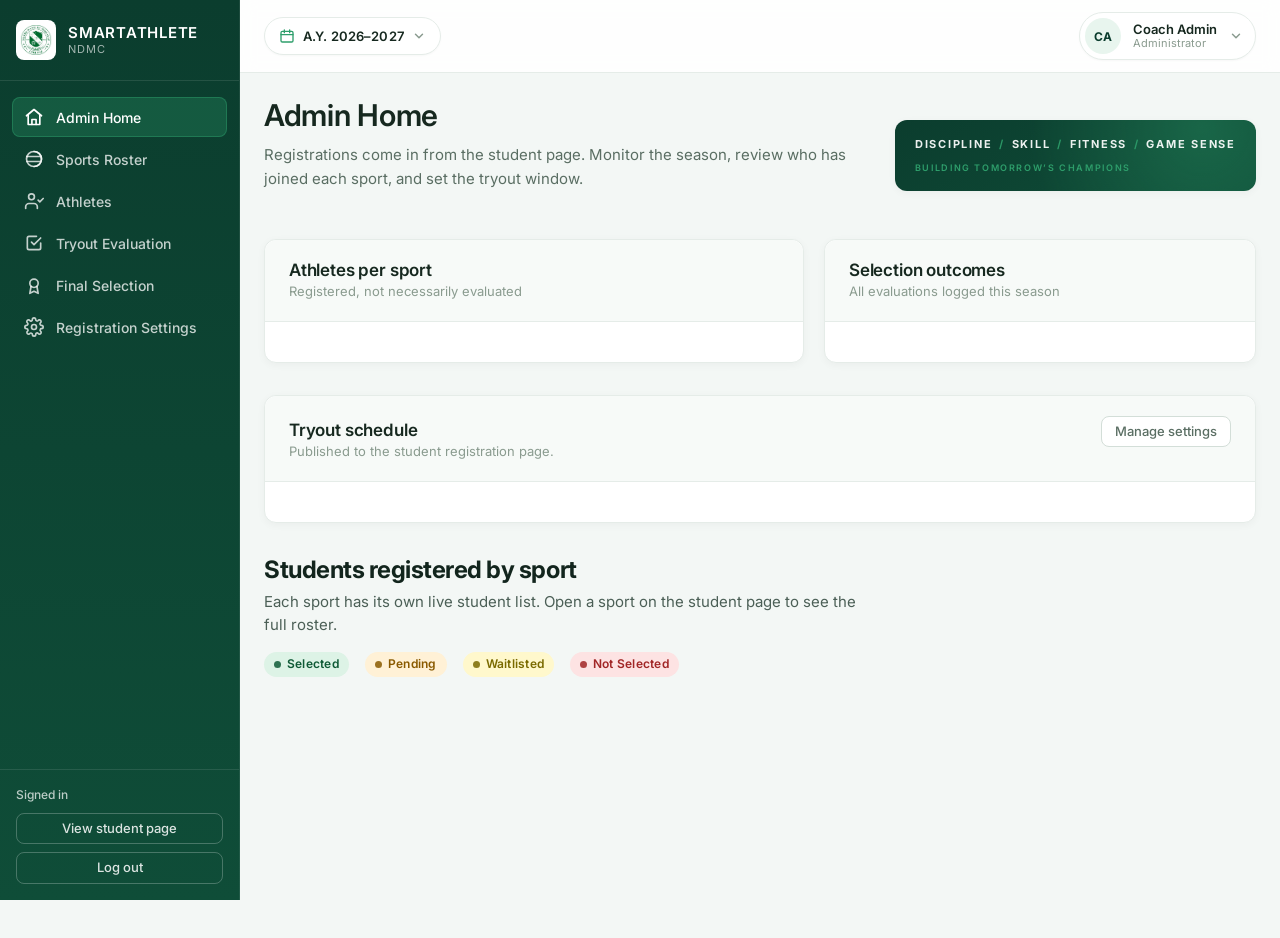
<file: online.a/admin.html>
<!DOCTYPE html>
<html lang="en">
<head>
<meta charset="UTF-8">
<meta name="viewport" content="width=device-width, initial-scale=1.0">
<title>SmartAthlete Admin &mdash; NDMC Tryout &amp; Selection System</title>
<meta name="robots" content="noindex, nofollow">
<link rel="preconnect" href="https://fonts.googleapis.com">
<link href="https://fonts.googleapis.com/css2?family=Inter:wght@400;500;600;700&display=swap" rel="stylesheet">
<link rel="stylesheet" href="style.css">
<link rel="stylesheet" href="admin.css">
</head>
<body>

<div class="frame">

  <!-- ============ SIDEBAR ============ -->
  <aside class="side">
    <div class="side-head">
      <img class="school-logo" src="logo.png" alt="Notre Dame of Midsayap College logo">
      <div class="side-title">
        <strong>SmartAthlete</strong>
        <span>NDMC</span>
      </div>
    </div>

    <nav class="side-nav" id="sideNav">
      <button type="button" class="nav-item active" data-view="dashboard">
        <span class="nav-icon" aria-hidden="true"><svg viewBox="0 0 24 24" fill="none" stroke="currentColor" stroke-width="2" stroke-linecap="round" stroke-linejoin="round"><path d="M3 10.5 12 3l9 7.5"/><path d="M5 9.5V21h14V9.5"/><path d="M9.5 21v-6h5v6"/></svg></span>
        <span class="nav-text">Admin Home</span>
      </button>
      <button type="button" class="nav-item" data-view="sports">
        <span class="nav-icon" aria-hidden="true"><svg viewBox="0 0 24 24" fill="none" stroke="currentColor" stroke-width="2" stroke-linecap="round" stroke-linejoin="round"><circle cx="12" cy="12" r="9"/><path d="M12 3a9 9 0 0 1 0 18M3.6 9h16.8M3.6 15h16.8"/></svg></span>
        <span class="nav-text">Sports Roster</span>
      </button>
      <button type="button" class="nav-item" data-view="athletes">
        <span class="nav-icon" aria-hidden="true"><svg viewBox="0 0 24 24" fill="none" stroke="currentColor" stroke-width="2" stroke-linecap="round" stroke-linejoin="round"><path d="M16 21v-2a4 4 0 0 0-4-4H6a4 4 0 0 0-4 4v2"/><circle cx="9" cy="7" r="3.5"/><path d="M17 11l2 2 4-4"/></svg></span>
        <span class="nav-text">Athletes</span>
      </button>
      <button type="button" class="nav-item" data-view="tryouts">
        <span class="nav-icon" aria-hidden="true"><svg viewBox="0 0 24 24" fill="none" stroke="currentColor" stroke-width="2" stroke-linecap="round" stroke-linejoin="round"><path d="M9 11l3 3 8-8"/><path d="M20 12v6a2 2 0 0 1-2 2H6a2 2 0 0 1-2-2V6a2 2 0 0 1 2-2h9"/></svg></span>
        <span class="nav-text">Tryout Evaluation</span>
      </button>
      <button type="button" class="nav-item" data-view="selection">
        <span class="nav-icon" aria-hidden="true"><svg viewBox="0 0 24 24" fill="none" stroke="currentColor" stroke-width="2" stroke-linecap="round" stroke-linejoin="round"><path d="M12 15a5 5 0 1 0 0-10 5 5 0 0 0 0 10z"/><path d="M8.5 13.5 7 22l5-2.5L17 22l-1.5-8.5"/></svg></span>
        <span class="nav-text">Final Selection</span>
      </button>
      <button type="button" class="nav-item" data-view="settings">
        <span class="nav-icon" aria-hidden="true"><svg viewBox="0 0 24 24" fill="none" stroke="currentColor" stroke-width="2" stroke-linecap="round" stroke-linejoin="round"><circle cx="12" cy="12" r="3"/><path d="M19.4 15a1.6 1.6 0 0 0 .3 1.8l.1.1a2 2 0 1 1-2.8 2.8l-.1-.1a1.6 1.6 0 0 0-1.8-.3 1.6 1.6 0 0 0-1 1.5V21a2 2 0 1 1-4 0v-.1A1.6 1.6 0 0 0 9 19.4a1.6 1.6 0 0 0-1.8.3l-.1.1a2 2 0 1 1-2.8-2.8l.1-.1a1.6 1.6 0 0 0 .3-1.8 1.6 1.6 0 0 0-1.5-1H3a2 2 0 1 1 0-4h.1A1.6 1.6 0 0 0 4.6 9a1.6 1.6 0 0 0-.3-1.8l-.1-.1a2 2 0 1 1 2.8-2.8l.1.1a1.6 1.6 0 0 0 1.8.3H9a1.6 1.6 0 0 0 1-1.5V3a2 2 0 1 1 4 0v.1a1.6 1.6 0 0 0 1 1.5 1.6 1.6 0 0 0 1.8-.3l.1-.1a2 2 0 1 1 2.8 2.8l-.1.1a1.6 1.6 0 0 0-.3 1.8V9a1.6 1.6 0 0 0 1.5 1H21a2 2 0 1 1 0 4h-.1a1.6 1.6 0 0 0-1.5 1z"/></svg></span>
        <span class="nav-text">Registration Settings</span>
      </button>
    </nav>

    <div class="side-foot">
      <p class="side-user" id="sideUser">Signed in</p>
      <span class="demo-badge" id="demoBadge" hidden>DEMO MODE</span>
      <div class="btn-row side-foot-actions">
        <a class="btn btn-ghost btn-sm" href="register.html" target="_blank" rel="noopener">View student page</a>
        <button type="button" class="btn btn-ghost btn-sm" id="btnExitDemo" hidden>Exit Demo</button>
        <button type="button" class="btn btn-ghost btn-sm" id="btnLogout">Log out</button>
      </div>
    </div>
  </aside>

  <!-- ============ MAIN COLUMN ============ -->
  <div class="main-wrap">

    <!-- ---------- TOP BAR ---------- -->
    <header class="topbar">
      <div class="topbar-left">
        <div class="season-select">
          <span class="season-icon" aria-hidden="true"><svg viewBox="0 0 24 24" fill="none" stroke="currentColor" stroke-width="2" stroke-linecap="round" stroke-linejoin="round"><rect x="3" y="5" width="18" height="16" rx="2"/><path d="M8 3v4M16 3v4M3 10h18"/></svg></span>
          <span class="season-value" id="seasonLabel">A.Y. 2026&ndash;2027</span>
          <span class="season-chevron" aria-hidden="true"><svg viewBox="0 0 24 24" fill="none" stroke="currentColor" stroke-width="2.5" stroke-linecap="round" stroke-linejoin="round"><path d="m6 9 6 6 6-6"/></svg></span>
        </div>
      </div>
      <div class="topbar-right">
        <button type="button" class="user-chip" aria-label="Signed in user">
          <span class="avatar" aria-hidden="true">CA</span>
          <span class="user-chip-text">
            <strong>Coach Admin</strong>
            <span>Administrator</span>
          </span>
          <span class="user-chevron" aria-hidden="true"><svg viewBox="0 0 24 24" fill="none" stroke="currentColor" stroke-width="2.5" stroke-linecap="round" stroke-linejoin="round"><path d="m6 9 6 6 6-6"/></svg></span>
        </button>
      </div>
    </header>

    <main class="main">

      <!-- ---------- DASHBOARD ---------- -->
      <section class="view active" id="view-dashboard">
        <header class="view-head">
          <div class="view-head-text">
            <h1>Admin Home</h1>
            <p class="sub">Registrations come in from the student page. Monitor the season, review who has joined each sport, and set the tryout window.</p>
          </div>
          <div class="head-banner" aria-hidden="true">
            <span class="head-banner-pills">DISCIPLINE <i>/</i> SKILL <i>/</i> FITNESS <i>/</i> GAME SENSE</span>
            <span class="head-banner-tag">BUILDING TOMORROW&rsquo;S CHAMPIONS</span>
          </div>
        </header>

        <div class="demo-banner" id="demoBanner" hidden aria-live="polite">
          <strong>DEMO MODE</strong>
          <span>You&rsquo;re viewing sample data. Changes are not saved permanently.</span>
        </div>

        <div class="reg-status" id="regStatus" aria-live="polite"><!-- registration window injected --></div>

        <div class="score-row" id="scoreRow"><!-- stat tiles injected --></div>

        <div class="board-grid">
          <div class="panel">
            <div class="panel-head">
              <div>
                <h2>Athletes per sport</h2>
                <p class="panel-note">Registered, not necessarily evaluated</p>
              </div>
            </div>
            <div id="perSportBars" class="bars"></div>
          </div>

          <div class="panel">
            <div class="panel-head">
              <div>
                <h2>Selection outcomes</h2>
                <p class="panel-note">All evaluations logged this season</p>
              </div>
            </div>
            <div id="outcomeBreakdown" class="outcome-list"></div>
          </div>
        </div>

        <section class="home-reg">
          <div class="panel">
            <div class="panel-head">
              <div>
                <h2>Tryout schedule</h2>
                <p class="panel-note">Published to the student registration page.</p>
              </div>
              <button type="button" class="btn btn-ghost btn-sm" id="btnEditSettings">Manage settings</button>
            </div>
            <div id="tryoutSchedule"></div>
          </div>
        </section>

        <section class="home-rosters" aria-labelledby="rosterBoardTitle">
          <div class="roster-section-head">
            <h2 id="rosterBoardTitle">Students registered by sport</h2>
            <p class="roster-section-sub">Each sport has its own live student list. Open a sport on the student page to see the full roster.</p>
          </div>

          <!-- ADDED: static status legend (no JavaScript) -->
          <ul class="roster-legend" aria-label="Status colour legend">
            <li><span class="rbadge rbadge--selected"><i class="rbadge-dot" aria-hidden="true"></i>Selected</span></li>
            <li><span class="rbadge rbadge--pending"><i class="rbadge-dot" aria-hidden="true"></i>Pending</span></li>
            <li><span class="rbadge rbadge--waitlisted"><i class="rbadge-dot" aria-hidden="true"></i>Waitlisted</span></li>
            <li><span class="rbadge rbadge--notselected"><i class="rbadge-dot" aria-hidden="true"></i>Not Selected</span></li>
          </ul>

          <div class="sport-roster-grid" id="sportRosterBoard"><!-- injected --></div>
        </section>
      </section>

      <!-- ---------- SPORTS ROSTER ---------- -->
      <section class="view" id="view-sports">
        <header class="view-head">
          <div class="view-head-text">
            <h1>Sports Roster</h1>
            <p class="sub">Add, rename, or retire the sports this tryout cycle covers. Retiring a sport keeps its history but hides it from new registrations.</p>
          </div>
          <div class="view-head-aside">
            <div class="head-banner" aria-hidden="true">
              <span class="head-banner-pills">DISCIPLINE <i>/</i> SKILL <i>/</i> FITNESS <i>/</i> GAME SENSE</span>
              <span class="head-banner-tag">BUILDING TOMORROW&rsquo;S CHAMPIONS</span>
            </div>
            <button type="button" class="btn btn-primary" id="btnAddSport">+ Add Sport</button>
          </div>
        </header>

        <div class="filter-bar">
          <input type="search" id="sportSearch" placeholder="Search sports&hellip;" aria-label="Search sports">
          <select id="sportCategoryFilter" aria-label="Filter by category">
            <option value="">All categories</option>
            <option value="Team Sport">Team Sport</option>
            <option value="Individual Sport">Individual Sport</option>
            <option value="Combat Sport">Combat Sport</option>
            <option value="Racket Sport">Racket Sport</option>
            <option value="Track &amp; Field">Track &amp; Field</option>
            <option value="Mind Sport">Mind Sport</option>
            <option value="Esports">Esports</option>
          </select>
        </div>

        <div class="tile-grid" id="sportGrid"><!-- sport tiles injected --></div>
      </section>

      <!-- ---------- ATHLETES ---------- -->
      <section class="view" id="view-athletes">
        <header class="view-head">
          <div class="view-head-text">
            <h1>Athletes</h1>
            <p class="sub">Every registration from the student page, grouped by sport and listed A to Z. Edit details or change a status directly here.</p>
          </div>
          <div class="view-head-aside">
            <div class="head-banner" aria-hidden="true">
              <span class="head-banner-pills">DISCIPLINE <i>/</i> SKILL <i>/</i> FITNESS <i>/</i> GAME SENSE</span>
              <span class="head-banner-tag">BUILDING TOMORROW&rsquo;S CHAMPIONS</span>
            </div>
            <a class="btn btn-secondary" href="register.html" target="_blank" rel="noopener">Open student page</a>
          </div>
        </header>

        <div class="status-summary" id="statusSummary"><!-- counts injected --></div>

        <div class="filter-bar toolbar-card">
          <input type="search" id="athleteSearch" placeholder="Search by name, student number, or Facebook&hellip;" aria-label="Search athletes">
          <select id="athleteSportFilter" aria-label="Filter by sport"><option value="">All sports</option></select>
          <select id="athleteStatusFilter" aria-label="Filter by status"><option value="">All statuses</option></select>
          <span class="toolbar-actions">
            <button type="button" class="btn btn-danger" id="btnClearAllStudents">
              <svg width="15" height="15" viewBox="0 0 24 24" fill="none" stroke="currentColor" stroke-width="2" stroke-linecap="round" stroke-linejoin="round" aria-hidden="true"><path d="M3 6h18"/><path d="M8 6V4h8v2"/><path d="M19 6l-1 14H6L5 6"/></svg>
              Clear All Students
            </button>
          </span>
        </div>

        <div class="table-wrap table-scroll">
          <table class="data-table athlete-table" id="athleteTable">
            <thead>
              <tr>
                <th>Student</th>
                <th>Sport</th>
                <th>Course / Year</th>
                <th>Department</th>
                <th>Contact</th>
                <th>Facebook</th>
                <th>Status</th>
                <th>ID</th>
                <th></th>
              </tr>
            </thead>
            <tbody></tbody>
          </table>
          <p class="empty-note" id="athleteEmpty">No students registered yet. Registrations come in from the student page.</p>
        </div>
      </section>

      <!-- ---------- TRYOUT EVALUATION ---------- -->
      <section class="view" id="view-tryouts">
        <header class="view-head">
          <div class="view-head-text">
            <h1>Tryout Evaluation</h1>
            <p class="sub">Score every candidate on skill, fitness, game sense, and discipline. Scores are out of 25 each, 100 total.</p>
          </div>
          <div class="view-head-aside">
            <div class="head-banner" aria-hidden="true">
              <span class="head-banner-pills">DISCIPLINE <i>/</i> SKILL <i>/</i> FITNESS <i>/</i> GAME SENSE</span>
              <span class="head-banner-tag">BUILDING TOMORROW&rsquo;S CHAMPIONS</span>
            </div>
            <button type="button" class="btn btn-primary" id="btnAddEval">+ Score an Athlete</button>
          </div>
        </header>

        <!-- Verdict summary cards (click a card to filter the table) -->
        <div class="verdict-cards" id="evalVerdictCards" role="group" aria-label="Verdict summary — click to filter"></div>

        <div class="filter-bar eval-toolbar">
          <input type="search" id="evalSearch" placeholder="Search evaluations&hellip;" aria-label="Search evaluations">
          <select id="evalSportFilter" aria-label="Filter by sport"><option value="">All sports</option></select>
          <select id="evalVerdictFilter" aria-label="Filter by verdict">
            <option value="">All verdicts</option>
            <option value="Pending">Pending</option>
            <option value="Selected">Selected</option>
            <option value="Waitlisted">Waitlisted</option>
            <option value="Not Selected">Not Selected</option>
          </select>
          <span class="toolbar-actions">
            <button type="button" class="btn btn-secondary" id="btnApplySuggested">Apply band verdicts</button>
          </span>
        </div>

        <div class="verdict-legend" id="evalVerdictLegend">
          <span class="verdict-legend-title">Skill band sets the verdict</span>
          <span class="verdict-legend-item"><i class="dot dot-selected"></i>81&ndash;100% Selected as Player &rarr; Selected</span>
          <span class="verdict-legend-item"><i class="dot dot-waitlisted"></i>51&ndash;80% Need Improvement &rarr; Waitlisted</span>
          <span class="verdict-legend-item"><i class="dot dot-pending"></i>31&ndash;50% Need More Practice &rarr; Pending</span>
          <span class="verdict-legend-item"><i class="dot dot-notselected"></i>under 31% Not Being Selected &rarr; Not Selected</span>
          <span class="verdict-legend-note" id="verdictThresholdNote"></span>
          <span class="verdict-legend-note">Change the boundaries in Registration Settings. A verdict you set by hand is never overwritten by &ldquo;Apply band verdicts&rdquo;.</span>
        </div>

        <div class="eval-layout">
          <div class="eval-main">
            <div class="table-wrap">
              <table class="data-table" id="evalTable">
                <thead>
                  <tr>
                    <th>Athlete</th>
                    <th>Sport</th>
                    <th>Skill</th>
                    <th>Fitness</th>
                    <th>Game Sense</th>
                    <th>Discipline</th>
                    <th>Total</th>
                    <th>Verdict</th>
                    <th></th>
                  </tr>
                </thead>
                <tbody></tbody>
              </table>
              <p class="empty-note" id="evalEmpty">No evaluations recorded yet.</p>
            </div>
          </div>
        </div>
      </section>

      <!-- ---------- FINAL SELECTION ---------- -->
      <section class="view" id="view-selection">
        <header class="view-head">
          <div class="view-head-text">
            <h1>Final Selection</h1>
            <p class="sub">Confirm rosters. A verdict here decides who represents NDMC this season.</p>
          </div>
          <div class="view-head-aside">
            <div class="head-banner" aria-hidden="true">
              <span class="head-banner-pills">DISCIPLINE <i>/</i> SKILL <i>/</i> FITNESS <i>/</i> GAME SENSE</span>
              <span class="head-banner-tag">BUILDING TOMORROW&rsquo;S CHAMPIONS</span>
            </div>
          </div>
        </header>

        <div class="panel publish-panel">
          <label class="switch-row" for="publishResults">
            <input type="checkbox" id="publishResults">
            <span>Publish results to students</span>
          </label>
          <p class="field-hint" id="publishHint">While this is off, students checking their registration only ever see &ldquo;Pending&rdquo; &mdash; scores, verdicts, and remarks stay private.</p>
        </div>

        <div class="filter-bar">
          <select id="selectionSportFilter" aria-label="Choose a sport, or view all sports together"><option value="">All sports</option></select>
        </div>

        <div id="selectionBoard" class="selection-board">
          <p class="empty-note">Loading the selection board&hellip;</p>
        </div>
      </section>

      <!-- ---------- REGISTRATION SETTINGS ---------- -->
      <section class="view" id="view-settings">
        <header class="view-head">
          <div class="view-head-text">
            <h1>Registration Settings</h1>
            <p class="sub">Decide when online registration opens and closes, and publish the tryout date and venue so athletes know where to report.</p>
          </div>
          <div class="view-head-aside">
            <div class="head-banner" aria-hidden="true">
              <span class="head-banner-pills">DISCIPLINE <i>/</i> SKILL <i>/</i> FITNESS <i>/</i> GAME SENSE</span>
              <span class="head-banner-tag">BUILDING TOMORROW&rsquo;S CHAMPIONS</span>
            </div>
          </div>
        </header>

        <div class="settings-status-row">
          <div class="status-chip-live" id="settingsLiveChip">
            <span class="chip-dot" id="settingsChipDot"></span>
            <span id="settingsChipText">Registration status</span>
          </div>
          <span class="countdown-chip" id="settingsCountdown" aria-live="off">&mdash;</span>
          <span class="settings-updated" id="settingsUpdatedAt">Last updated: &mdash;</span>
        </div>

        <div class="reg-status" id="settingsStatus" aria-live="polite"><!-- current state injected --></div>

        <div class="settings-layout">
        <div class="stack">
          <!-- ---------- REGISTRATION WINDOW + SCHEDULE ---------- -->
          <div class="panel">
            <div class="panel-head">
              <div>
                <h2>Registration deadline</h2>
                <p class="panel-note">The student form reads these. Registration locks automatically once the cutoff passes, and is re-checked when a form is submitted.</p>
              </div>
            </div>

            <div class="settings-body">
              <div class="field-row">
                <div class="field">
                  <label for="setOpenAt">Registration opens (optional)</label>
                  <input id="setOpenAt" type="datetime-local">
                </div>
                <div class="field">
                  <label for="setCutoff">Registration cutoff (timeout)</label>
                  <input id="setCutoff" type="datetime-local">
                </div>
              </div>

              <label class="switch-row" for="setManualClose">
                <input type="checkbox" id="setManualClose">
                <span>Manually close online registration now</span>
              </label>

              <h3 class="settings-subhead">Tryout Venue and Schedule</h3>
              <p class="field-hint" style="margin-bottom: 16px;">Pick a sport, then set when and where its tryout happens. The year is filled in for you.</p>

              <div class="field">
                <label for="setScheduleSport">Sport</label>
                <select id="setScheduleSport">
                  <option value="">All sports (general schedule)</option>
                </select>
                <span class="field-hint" id="setScheduleSportHint">This is the fallback schedule used when a sport has no override below.</span>
              </div>

              <div class="field-row">
                <div class="field">
                  <label for="setTryoutDate">Tryout date</label>
                  <input id="setTryoutDate" type="date">
                </div>
                <div class="field">
                  <label for="setTryoutTime">Tryout time</label>
                  <input id="setTryoutTime" type="time">
                </div>
              </div>
              <div class="field">
                <label for="setTryoutVenue">Venue / location</label>
                <input id="setTryoutVenue" type="text" placeholder="e.g. NDMC Main Gymnasium, Covered Court">
              </div>
              <div class="field">
                <label for="setTryoutNote">Note (optional)</label>
                <textarea id="setTryoutNote" placeholder="e.g. Bring your intramurals ID and proper sports attire."></textarea>
              </div>
              <p class="field-hint">The tryout date must fall after the registration cutoff.</p>
            </div>
          </div>

          <!-- ---------- PER-SPORT SCHEDULE ---------- -->
          <div class="panel">
            <div class="panel-head">
              <div>
                <h2>Per-sport Schedule</h2>
                <p class="panel-note">Leave a field blank to fall back to the general schedule above.</p>
              </div>
            </div>
            <div class="ov-table" id="perSportSchedule"></div>
          </div>

          <!-- ---------- PUBLISH TRYOUT INFORMATION ---------- -->
          <div class="panel">
            <div class="panel-head">
              <div>
                <h2>Publish Tryout Information</h2>
                <p class="panel-note">When you publish, the tryout schedule will be pushed to all students registered for the selected sport.</p>
              </div>
            </div>
            <div class="settings-body">
              <div id="publishScheduleSection">
                <div class="field">
                  <label for="setScheduleSport">Sport <span class="req-mark">required</span></label>
                  <select id="setScheduleSport">
                    <option value="">Select a sport...</option>
                  </select>
                </div>

                <div class="field-row">
                  <div class="field">
                    <label for="setTryoutDate">Tryout Date <span class="req-mark">required</span></label>
                    <input id="setTryoutDate" type="date">
                  </div>
                  <div class="field">
                    <label for="setTryoutTime">Tryout Time <span class="req-mark">required</span></label>
                    <input id="setTryoutTime" type="time">
                  </div>
                </div>

                <div class="field">
                  <label for="setTryoutVenue">Venue / Location <span class="req-mark">required</span></label>
                  <input id="setTryoutVenue" type="text" placeholder="e.g. NDMC Main Gymnasium, Covered Court">
                </div>

                <div class="field">
                  <label for="setTryoutNote">Note / What to Bring (optional)</label>
                  <textarea id="setTryoutNote" placeholder="e.g. Bring your school ID, registration reference, proper sports attire, and water bottle."></textarea>
                </div>

                <div class="publish-summary" id="publishSummary" hidden>
                  <span class="publish-count">Registered students: <strong id="publishStudentCount">0</strong></span>
                </div>

                <div class="publish-actions">
                  <button type="button" class="btn btn-primary" id="btnPublishSchedule">UPDATE REGISTERED STUDENTS</button>
                </div>
              </div>
            </div>
          </div>

          <!-- ---------- VERDICT THRESHOLDS ---------- -->
          <div class="panel">
            <div class="panel-head">
              <div>
                <h2>Skill bands &amp; verdicts</h2>
                <p class="panel-note">These boundaries define both the Skill Band column and the verdict it sets automatically. A verdict a coach picks by hand is never overwritten.</p>
              </div>
            </div>
            <div class="settings-body">
              <div class="settings-band-grid">
                <div class="field">
                  <label for="setThresholdSelected">Selected as Player &mdash; from</label>
                  <input id="setThresholdSelected" type="number" min="3" max="100" step="1">
                  <span class="field-hint">81% and up &rarr; verdict <b>Selected</b>.</span>
                </div>
                <div class="field">
                  <label for="setThresholdWaitlisted">Need Improvement &mdash; from</label>
                  <input id="setThresholdWaitlisted" type="number" min="2" max="99" step="1">
                  <span class="field-hint">51% and up &rarr; verdict <b>Waitlisted</b>.</span>
                </div>
                <div class="field">
                  <label for="setThresholdPractice">Need More Practice &mdash; from</label>
                  <input id="setThresholdPractice" type="number" min="1" max="98" step="1">
                  <span class="field-hint">31% and up &rarr; verdict <b>Pending</b>. Below that &rarr; <b>Not Selected</b>.</span>
                </div>
              </div>
            </div>
          </div>
        </div>

        <!-- ---------- LIVE PREVIEW ---------- -->
        <aside class="settings-preview" aria-labelledby="previewTitle">
          <div class="panel">
            <div class="panel-head">
              <div>
                <h2 id="previewTitle">Student preview</h2>
                <p class="panel-note">Live — updates as you type</p>
              </div>
            </div>
            <div class="preview-phone">
              <div class="preview-bar" id="previewBar"><span class="chip-dot"></span><span id="previewState">Registration open</span></div>
              <div class="preview-body" id="previewBody"><!-- injected --></div>
            </div>
            <p class="preview-note">This is the unsaved draft. Press <b>Save Changes</b> to publish it to the student page.</p>
          </div>
        </aside>
        </div>

        <div class="settings-savebar">
          <label class="switch-row autosave-row" for="setAutoSave">
            <input type="checkbox" id="setAutoSave">
            <span>Save changes automatically</span>
          </label>
          <span class="save-status" id="saveStatus" aria-live="polite">All changes saved</span>
          <span class="toolbar-actions">
            <button type="button" class="btn btn-ghost" id="setCancel">Discard changes</button>
            <button type="button" class="btn btn-primary" id="setSave">Save Changes</button>
          </span>
        </div>
      </section>

    </main>
  </div>
</div>

<!-- ============ MODAL ============ -->
<div class="modal-veil" id="modalVeil">
  <div class="modal" id="modalBox"></div>
</div>

<div class="toast" id="toast"></div>

<script src="common.js"></script>
<script src="idphoto.js"></script>
<script src="config.js"></script>
<script src="demo.js"></script>
<script src="auth.js"></script>
<script src="admin.js"></script>
</body>
</html>
</file>
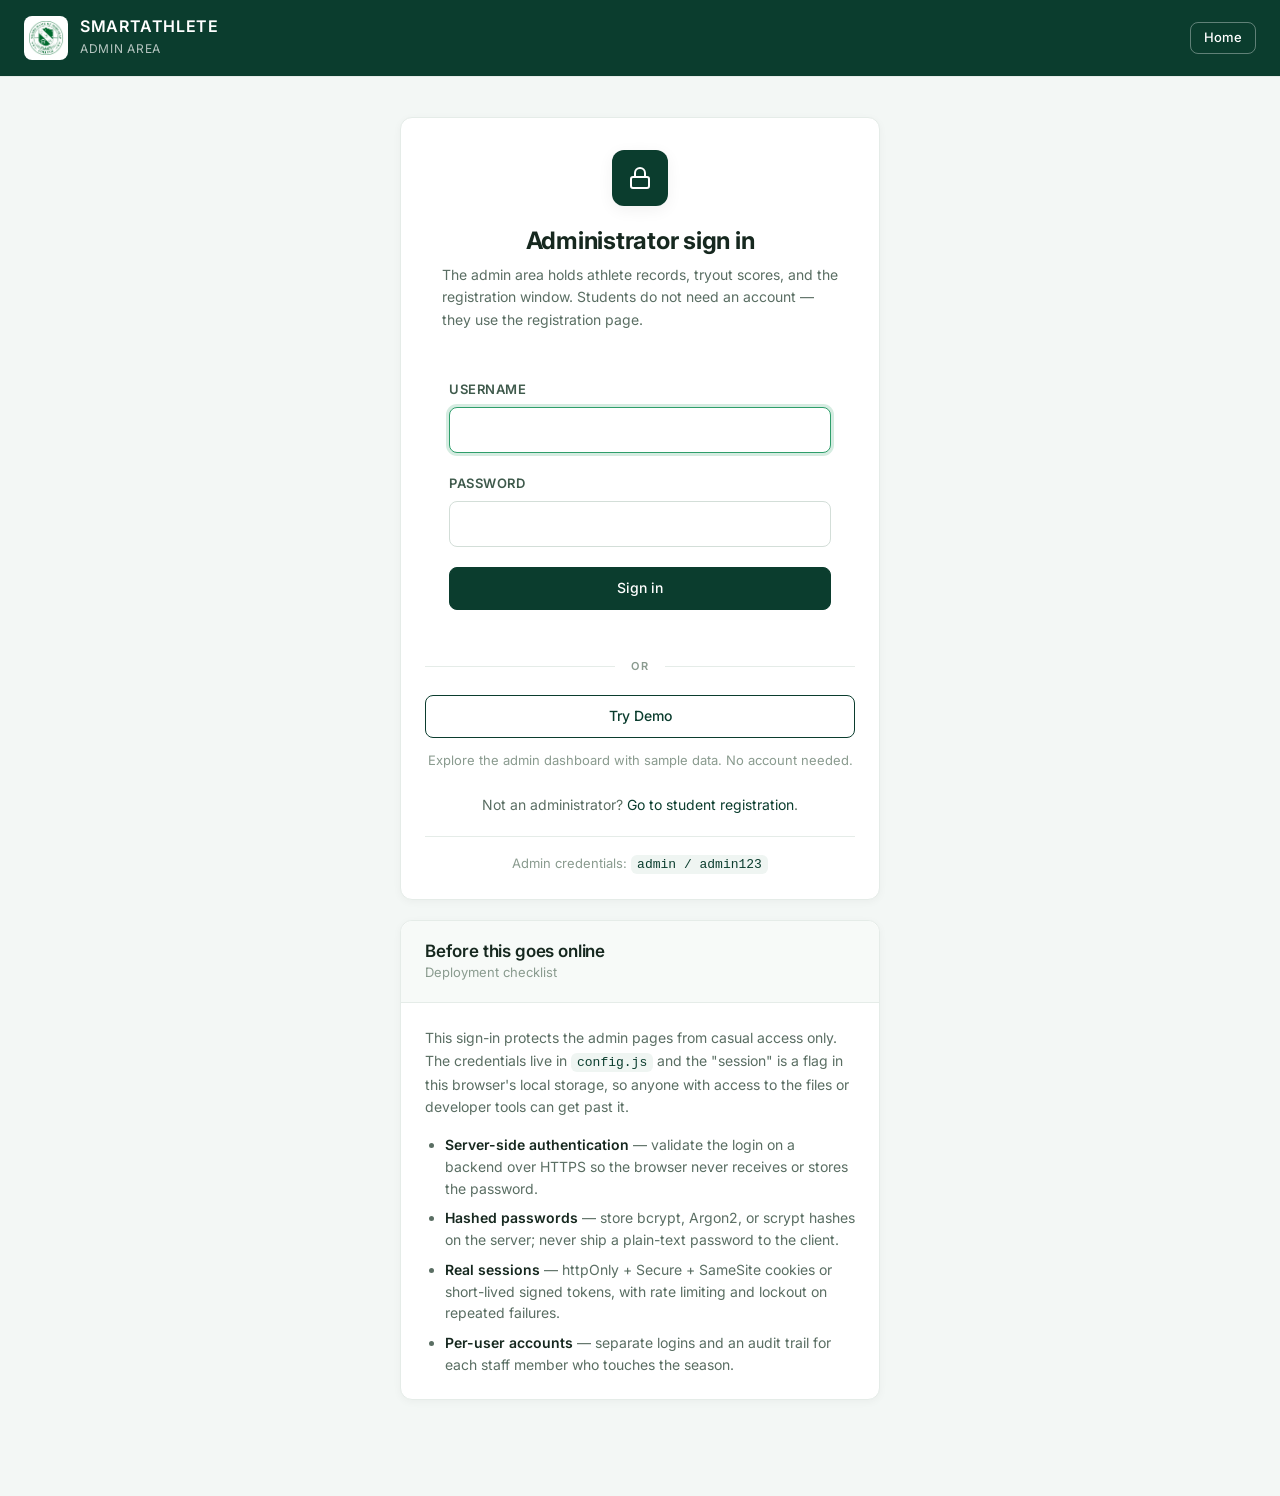
<file: online.a/login.html>
<!DOCTYPE html>
<html lang="en">
<head>
<meta charset="UTF-8">
<meta name="viewport" content="width=device-width, initial-scale=1.0">
<title>Admin Login &mdash; SmartAthlete</title>
<link rel="preconnect" href="https://fonts.googleapis.com">
<link href="https://fonts.googleapis.com/css2?family=Inter:wght@400;500;600;700&display=swap" rel="stylesheet">
<link rel="stylesheet" href="style.css">
<link rel="stylesheet" href="register.css">
<link rel="stylesheet" href="login.css">
</head>
<body class="student-body">

<header class="brand-head">
  <div class="brand-lockup">
    <img class="school-logo" src="logo.png" alt="Notre Dame of Midsayap College logo">
    <div>
      <strong>SmartAthlete</strong>
      <span>Admin Area</span>
    </div>
  </div>
  <nav>
    <a class="btn btn-ghost btn-sm" href="index.html">Home</a>
  </nav>
</header>

<main class="student-main login-main">

  <section class="panel login-panel">
    <div class="login-mark" aria-hidden="true">
      <svg viewBox="0 0 24 24" fill="none" stroke="currentColor" stroke-width="2" stroke-linecap="round" stroke-linejoin="round"><rect x="3" y="11" width="18" height="11" rx="2"/><path d="M7 11V7a5 5 0 0 1 10 0v4"/></svg>
    </div>
    <h1>Administrator sign in</h1>
    <p class="sub">The admin area holds athlete records, tryout scores, and the registration window. Students do not need an account &mdash; they use the registration page.</p>

    <form id="loginForm" class="login-form">
      <div class="field">
        <label for="loginUser">Username</label>
        <input id="loginUser" type="text" autocomplete="username" autofocus>
      </div>
      <div class="field">
        <label for="loginPass">Password</label>
        <input id="loginPass" type="password" autocomplete="current-password">
      </div>
      <p class="login-error" id="loginError" hidden></p>
      <button type="submit" class="btn btn-primary login-submit">Sign in</button>
    </form>

    <div class="login-divider" id="demoDivider"><span>or</span></div>

    <div class="login-demo" id="demoBlock">
      <button type="button" class="btn btn-secondary login-submit" id="btnDemo">Try Demo</button>
      <p class="login-demo-note">Explore the admin dashboard with sample data. No account needed.</p>
    </div>

    <p class="login-alt">Not an administrator? <a href="register.html">Go to student registration</a>.</p>

    <p class="login-cred-hint">Admin credentials: <code id="credHint">admin / admin123</code></p>
  </section>

  <section class="panel security-note">
    <div class="panel-head">
      <div>
        <h2>Before this goes online</h2>
        <p class="panel-note">Deployment checklist</p>
      </div>
    </div>
    <div class="security-body">
      <p>This sign-in protects the admin pages from casual access only. The credentials live in <code>config.js</code> and the "session" is a flag in this browser's local storage, so anyone with access to the files or developer tools can get past it.</p>
      <ul>
        <li><b>Server-side authentication</b> &mdash; validate the login on a backend over HTTPS so the browser never receives or stores the password.</li>
        <li><b>Hashed passwords</b> &mdash; store bcrypt, Argon2, or scrypt hashes on the server; never ship a plain-text password to the client.</li>
        <li><b>Real sessions</b> &mdash; httpOnly + Secure + SameSite cookies or short-lived signed tokens, with rate limiting and lockout on repeated failures.</li>
        <li><b>Per-user accounts</b> &mdash; separate logins and an audit trail for each staff member who touches the season.</li>
      </ul>
    </div>
  </section>

</main>

<div class="toast" id="toast"></div>

<script src="common.js"></script>
<script src="config.js"></script>
<script src="demo.js"></script>
<script src="auth.js"></script>
<script src="login.js"></script>
</body>
</html>
</file>
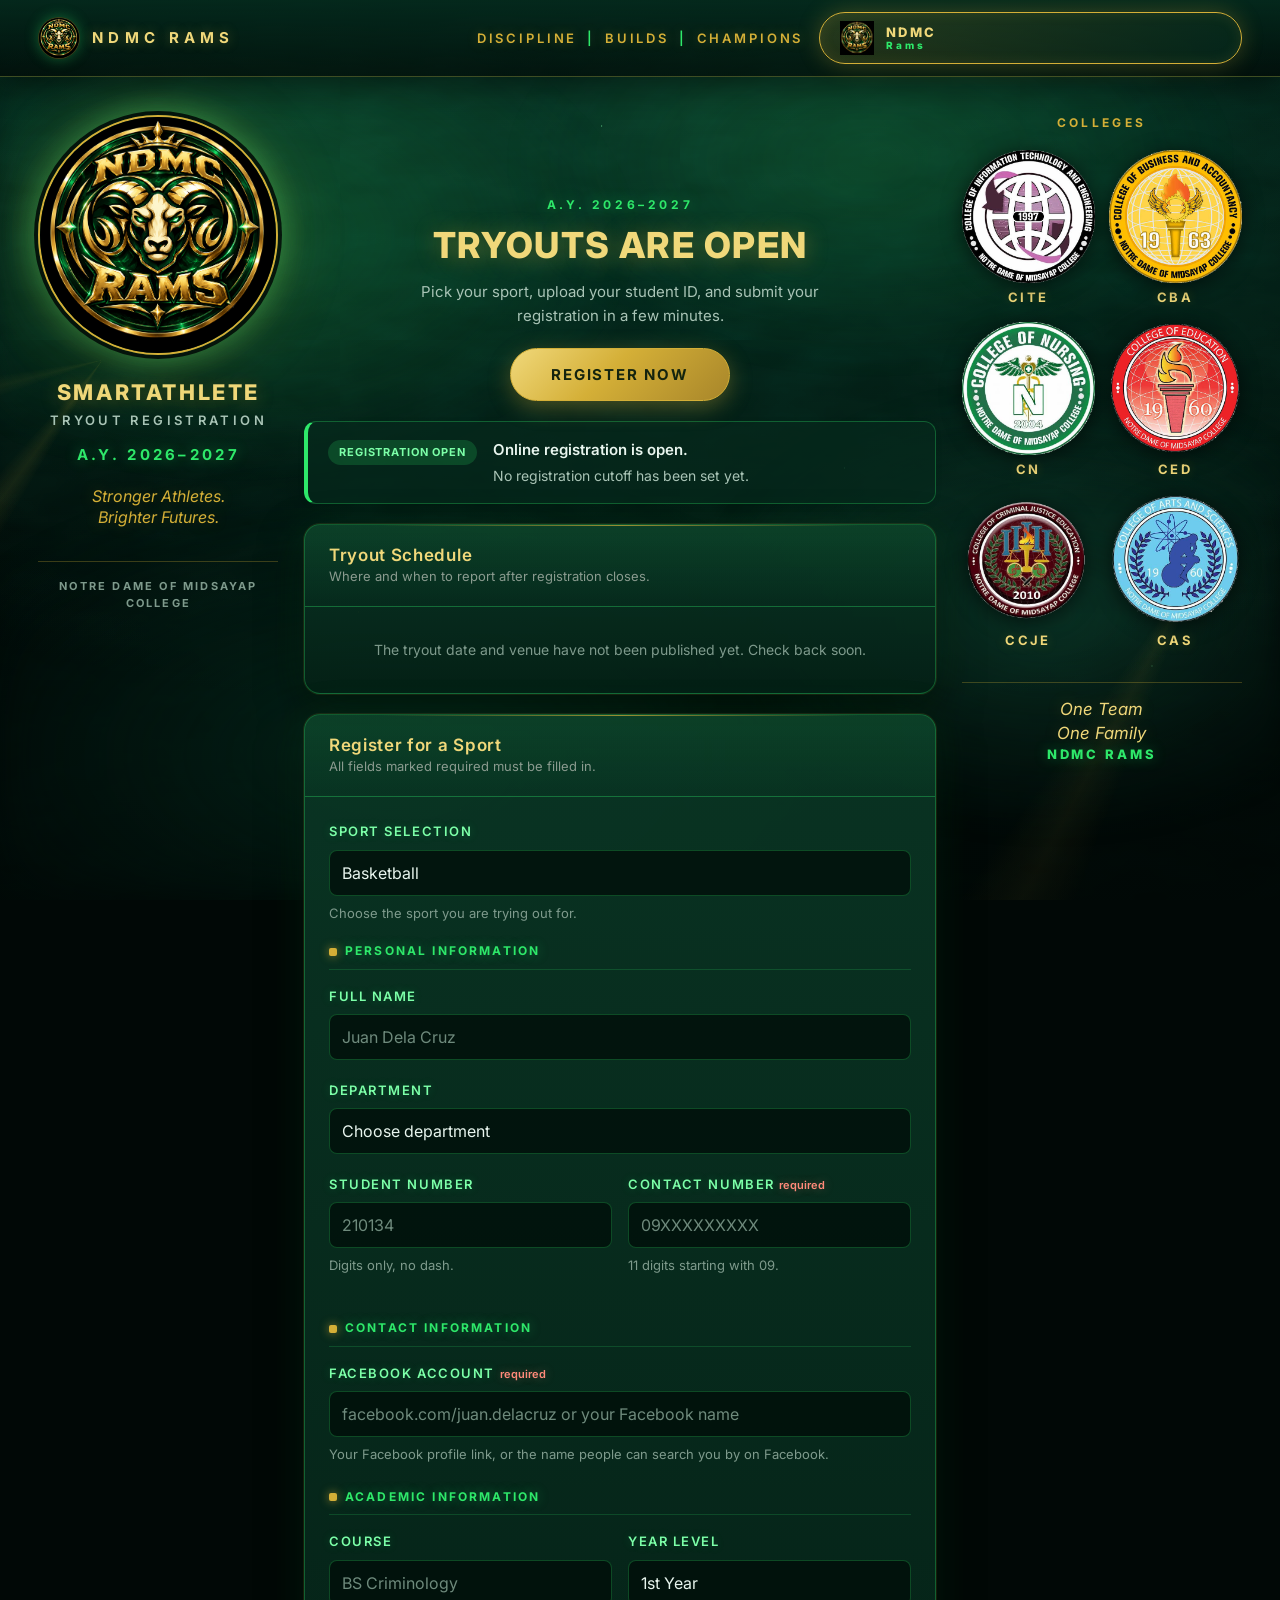
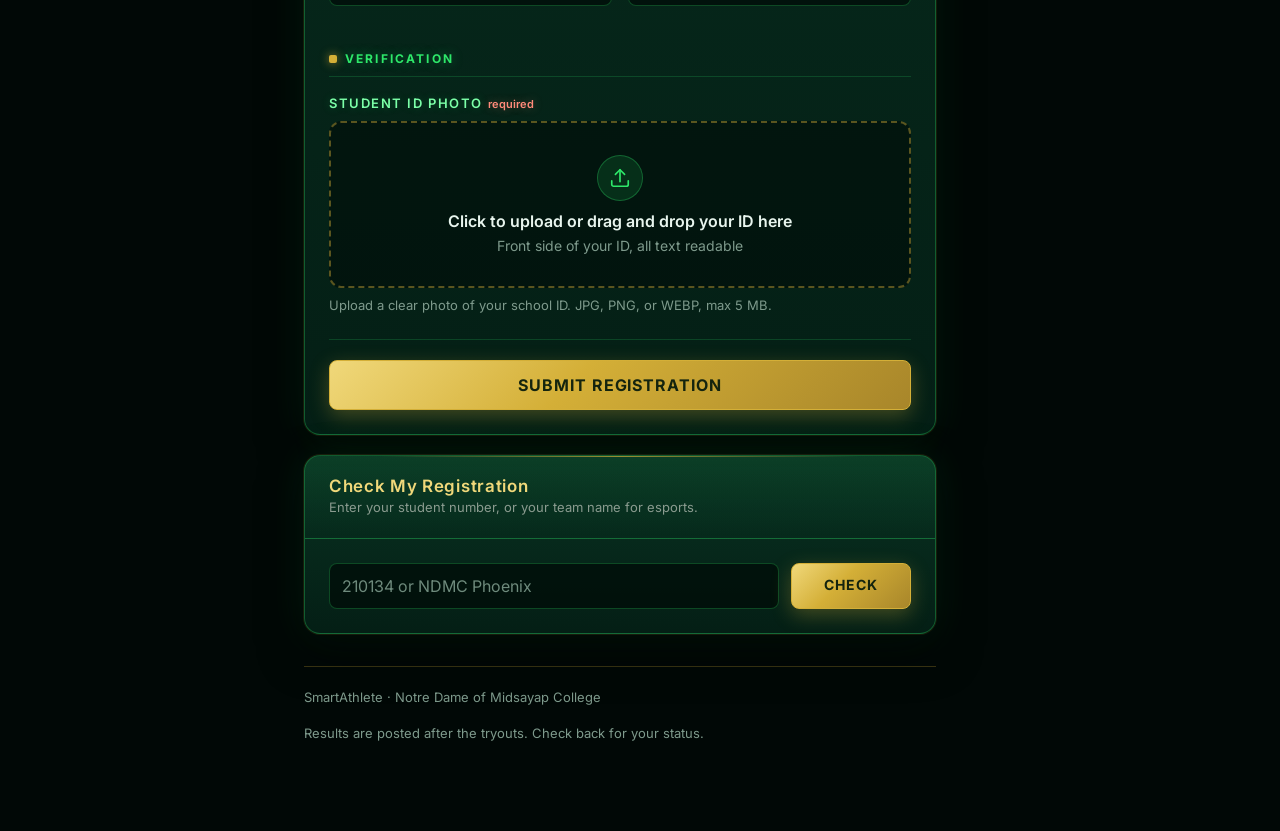
<file: online.a/register.html>
<!DOCTYPE html>
<html lang="en">
<head>
<meta charset="UTF-8">
<meta name="viewport" content="width=device-width, initial-scale=1.0">
<title>Student Tryout Registration &mdash; SmartAthlete &middot; NDMC Rams</title>
<meta name="description" content="NDMC Rams SmartAthlete tryout registration for A.Y. 2026-2027.">
<link rel="preconnect" href="https://fonts.googleapis.com">
<link href="https://fonts.googleapis.com/css2?family=Inter:wght@400;500;600;700;800&display=swap" rel="stylesheet">
<link rel="stylesheet" href="style.css">
<link rel="stylesheet" href="rams.css">
</head>
<body class="student-body rams-body">

<!-- ============ AMBIENT BACKGROUND (decorative only) ============ -->
<div class="rams-bg" aria-hidden="true">
  <span class="rams-bg__marble"></span>
  <span class="rams-bg__smoke rams-bg__smoke--a"></span>
  <span class="rams-bg__smoke rams-bg__smoke--b"></span>
  <span class="rams-bg__rays"></span>
  <span class="rams-bg__particles"></span>
  <span class="rams-bg__vignette"></span>
</div>

<!-- ============ TOP HEADER ============ -->
<header class="rams-topbar">
  <div class="rams-topbar__side">
    <img class="rams-topbar__mark" src="image=logo/RAMS.png" alt="NDMC Rams emblem">
    <span class="rams-topbar__word">NDMC RAMS</span>
  </div>

  <div class="rams-topbar__side rams-topbar__side--end">
    <span class="rams-topbar__motto">Discipline <i>|</i> Builds <i>|</i> Champions</span>
  </div>

  <span class="rams-badge">
    <img src="image=logo/RAMS.png" alt="">
    <span class="rams-badge__text">NDMC<em>Rams</em></span>
  </span>
</header>

<!-- ============ THREE-COLUMN STAGE ============ -->
<div class="rams-stage">

  <!-- ---------- LEFT : NDMC RAMS ---------- -->
  <aside class="rams-rail rams-rail--left">
    <div class="rams-crest">
      <span class="rams-crest__halo" aria-hidden="true"></span>
      <img class="rams-crest__img" src="image=logo/RAMS.png" alt="Notre Dame of Midsayap College Rams emblem">
    </div>

    <h1 class="rams-rail__title">SmartAthlete</h1>
    <p class="rams-rail__sub">Tryout Registration</p>
    <p class="rams-rail__season">A.Y. 2026&ndash;2027</p>

    <p class="rams-rail__motto">Stronger Athletes.<br>Brighter Futures.</p>

    <p class="rams-rail__foot">Notre Dame of Midsayap College</p>
  </aside>

  <!-- ---------- CENTER : the existing registration system ---------- -->
  <main class="rams-center">

    <!-- ---------- TOP CENTRE : headline + REGISTER NOW ---------- -->
    <section class="rams-hero" aria-labelledby="ramsHeroTitle">
      <p class="rams-hero__kicker">A.Y. 2026&ndash;2027</p>
      <h2 class="rams-hero__title" id="ramsHeroTitle">Tryouts Are Open</h2>
      <p class="rams-hero__lead">
        Pick your sport, upload your student ID, and submit your registration in a few minutes.
      </p>
      <a class="rams-hero__cta" href="#formPanel" id="registerNow">Register Now</a>
    </section>

    <!-- ---------- REGISTRATION STATUS ---------- -->
    <div class="reg-status" id="regStatus" aria-live="polite"><!-- injected --></div>

    <!-- Ticking countdown to the deadline -->
    <p class="reg-countdown" id="regCountdown" aria-live="off" hidden></p>

    <!-- ---------- REGISTRATION CLOSED CARD ---------- -->
    <section class="panel closed-card" id="closedCard" hidden aria-labelledby="closedCardTitle">
      <div class="closed-icon" aria-hidden="true">
        <svg viewBox="0 0 24 24" fill="none" stroke="currentColor" stroke-width="2" stroke-linecap="round" stroke-linejoin="round"><rect x="3" y="11" width="18" height="11" rx="2"/><path d="M7 11V7a5 5 0 0 1 10 0v4"/></svg>
      </div>
      <h2 id="closedCardTitle">Registration Closed</h2>
      <p class="closed-lead" id="closedCardLead"></p>
      <div class="closed-schedule" id="closedCardSchedule"></div>
    </section>

    <!-- ---------- TRYOUT SCHEDULE ---------- -->
    <section class="panel schedule-panel" aria-labelledby="scheduleTitle">
      <div class="panel-head">
        <div>
          <h2 id="scheduleTitle">Tryout Schedule</h2>
          <p class="panel-note">Where and when to report after registration closes.</p>
        </div>
      </div>
      <div id="tryoutSchedule"></div>
    </section>

    <!-- ---------- REGISTER FORM ---------- -->
    <section class="panel form-panel" id="formPanel" tabindex="-1" aria-labelledby="formTitle">
      <div class="panel-head">
        <div>
          <h2 id="formTitle">Register for a Sport</h2>
          <p class="panel-note">All fields marked required must be filled in.</p>
        </div>
      </div>

      <form id="regForm" novalidate>

        <!-- Sport Selection -->
        <div class="field">
          <label class="field-label" for="rSport">Sport Selection</label>
          <select id="rSport"><!-- active sports only, filled by script --></select>
          <span class="field-hint">Choose the sport you are trying out for.</span>
        </div>

        <p class="modal-schedule" id="formSchedule" hidden></p>

        <!-- Individual Registration Fields -->
        <div id="individualFields">

          <div class="section-heading">Personal Information</div>

          <div class="field">
            <label class="field-label" for="rName">Full Name</label>
            <input id="rName" type="text" placeholder="Juan Dela Cruz" autocomplete="name">
          </div>

          <div class="field">
            <label class="field-label" for="rDepartment">Department</label>
            <select id="rDepartment">
              <option value="">Choose department</option>
            </select>
          </div>

          <div class="field-row">
            <div class="field">
              <label class="field-label" for="rStudentId">Student Number</label>
              <input id="rStudentId" type="text" inputmode="numeric" maxlength="12" data-digits-only
                     placeholder="210134" aria-describedby="rStudentIdHint">
              <span class="field-hint" id="rStudentIdHint">Digits only, no dash.</span>
            </div>
            <div class="field">
              <label class="field-label" for="rContact">Contact Number <span class="req-mark">required</span></label>
              <input id="rContact" type="text" inputmode="numeric" maxlength="11" required aria-required="true" data-digits-only
                     placeholder="09XXXXXXXXX" aria-describedby="rContactHint">
              <span class="field-hint" id="rContactHint">11 digits starting with 09.</span>
            </div>
          </div>

          <div class="section-heading">Contact Information</div>

          <div class="field">
            <label class="field-label" for="rFacebook">Facebook Account <span class="req-mark">required</span></label>
            <input id="rFacebook" type="text" required aria-required="true" autocomplete="off"
                   placeholder="facebook.com/juan.delacruz or your Facebook name">
            <span class="field-hint">Your Facebook profile link, or the name people can search you by on Facebook.</span>
          </div>

          <div class="section-heading">Academic Information</div>

          <div class="field-row">
            <div class="field">
              <label class="field-label" for="rCourse">Course</label>
              <input id="rCourse" type="text" placeholder="BS Criminology">
            </div>
            <div class="field">
              <label class="field-label" for="rYear">Year Level</label>
              <select id="rYear"></select>
            </div>
          </div>

        </div>

        <!-- ---------- VERIFICATION (student ID photo) ---------- -->
        <div class="section-heading">Verification</div>

        <div class="field" id="rIdPhotoField">
          <span class="field-label" id="rIdPhotoLabel">Student ID Photo <span class="req-mark">required</span></span>

          <div class="idzone" id="rIdPhotoZone" data-state="empty"
               role="group" aria-labelledby="rIdPhotoLabel" aria-describedby="rIdPhotoHint">

            <!-- default state -->
            <div class="idzone-empty" id="rIdZoneEmpty">
              <button type="button" class="idzone-drop" id="rIdDropBtn">
                <span class="idzone-icon" aria-hidden="true">
                  <svg viewBox="0 0 24 24" fill="none" stroke="currentColor" stroke-width="1.8" stroke-linecap="round" stroke-linejoin="round">
                    <path d="M21 15v4a2 2 0 0 1-2 2H5a2 2 0 0 1-2-2v-4"/>
                    <path d="M17 8l-5-5-5 5"/><path d="M12 3v13"/>
                  </svg>
                </span>
                <span class="idzone-title">Click to upload or drag and drop your ID here</span>
                <span class="idzone-sub">Front side of your ID, all text readable</span>
              </button>
            </div>

            <!-- chosen state -->
            <div class="idzone-filled" id="rIdZoneFilled" hidden>
              <button type="button" class="idzone-thumb-btn" id="rIdThumbBtn" aria-label="View a larger preview of the selected ID photo">
                <img class="idzone-thumb" id="rIdThumb" alt="Selected student ID photo">
              </button>
              <div class="idzone-meta">
                <span class="idzone-name" id="rIdFileName">&nbsp;</span>
                <span class="idzone-size" id="rIdFileSize">&nbsp;</span>
                <span class="idzone-ready">
                  <svg viewBox="0 0 24 24" fill="none" stroke="currentColor" stroke-width="2.4" stroke-linecap="round" stroke-linejoin="round" aria-hidden="true"><path d="M20 6 9 17l-5-5"/></svg>
                  Ready to upload
                </span>
              </div>
              <div class="idzone-actions">
                <button type="button" class="btn btn-secondary btn-sm" id="rIdReplace">Replace</button>
                <button type="button" class="btn btn-link-danger btn-sm" id="rIdRemove">Remove</button>
              </div>
            </div>
          </div>

          <!-- native picker: kept out of the tab order, the zone/button is the control -->
          <input type="file" id="rIdPhoto" class="idzone-input" tabindex="-1" aria-hidden="true"
                 accept="image/png,image/jpeg,image/webp">

          <p class="field-error" id="rIdPhotoError" hidden></p>
          <span class="field-hint" id="rIdPhotoHint">Upload a clear photo of your school ID. JPG, PNG, or WEBP, max 5 MB.</span>
        </div>

        <!-- Team Registration (Esports) -->
        <div id="teamFields" class="team-fields" hidden>
          <div class="section-heading">Team Information</div>

          <div class="field">
            <label class="field-label" for="rTeamName">Team Name</label>
            <input id="rTeamName" type="text" maxlength="60" placeholder="e.g. NDMC Phoenix">
            <span class="field-hint">Enter a team name and at least 5 student members. A 6th member is optional.</span>
          </div>
          <div class="team-member-list" id="teamMemberList"></div>
        </div>

        <div class="form-actions">
          <p class="field-hint" id="formLockNote" hidden></p>
          <button type="submit" class="btn btn-primary btn-lg w-full" id="regSubmit">Submit Registration</button>
        </div>
      </form>
    </section>

    <!-- ---------- CONFIRMATION ---------- -->
    <section class="panel confirm-panel" id="confirmPanel" tabindex="-1" hidden aria-live="polite" aria-labelledby="confirmTitle">
      <div class="panel-head">
        <div>
          <h2 id="confirmTitle">Registration Received</h2>
          <p class="panel-note">Screenshot this reference number and bring it to the tryout.</p>
        </div>
      </div>
      <div class="confirm-body" id="confirmBody"></div>
      <div class="btn-row" style="margin-top: var(--space-5);">
        <button type="button" class="btn btn-secondary" id="btnRegisterAnother">Register Another Sport</button>
        <button type="button" class="btn btn-secondary" id="btnPrintRef">Print / Save</button>
      </div>
    </section>

    <!-- ---------- LOOKUP ---------- -->
    <section class="panel" aria-labelledby="lookupTitle">
      <div class="panel-head">
        <div>
          <h2 id="lookupTitle">Check My Registration</h2>
          <p class="panel-note">Enter your student number, or your team name for esports.</p>
        </div>
      </div>
      <form id="lookupForm" class="lookup-form">
        <input type="search" id="lookupQuery" inputmode="numeric" placeholder="210134 or NDMC Phoenix" aria-label="Student number or team name">
        <button type="submit" class="btn btn-primary">Check</button>
      </form>
      <div id="lookupResult" aria-live="polite"></div>
    </section>

    <footer class="student-foot">
      <p>SmartAthlete &middot; Notre Dame of Midsayap College</p>
      <p>Results are posted after the tryouts. Check back for your status.</p>
    </footer>

  </main>

  <!-- ---------- RIGHT : SIX COLLEGE LOGOS ---------- -->
  <aside class="rams-rail rams-rail--right">
    <h2 class="rams-rail__heading">Colleges</h2>

    <ul class="rams-colleges">
      <li class="rams-college">
        <img src="image=logo/transparent/CITE.png" alt="College of Information Technology and Engineering seal" loading="lazy">
        <span class="rams-college__name">CITE</span>
      </li>
      <li class="rams-college">
        <img src="image=logo/transparent/CBA.png" alt="College of Business and Accountancy seal" loading="lazy">
        <span class="rams-college__name">CBA</span>
      </li>
      <li class="rams-college">
        <img src="image=logo/transparent/N.png" alt="College of Nursing seal" loading="lazy">
        <span class="rams-college__name">CN</span>
      </li>
      <li class="rams-college">
        <img src="image=logo/transparent/CED.png" alt="College of Education seal" loading="lazy">
        <span class="rams-college__name">CED</span>
      </li>
      <li class="rams-college">
        <img src="image=logo/transparent/CCJE.png" alt="College of Criminal Justice Education seal" loading="lazy">
        <span class="rams-college__name">CCJE</span>
      </li>
      <li class="rams-college">
        <img src="image=logo/transparent/CAS.png" alt="College of Arts and Sciences seal" loading="lazy">
        <span class="rams-college__name">CAS</span>
      </li>
    </ul>

    <p class="rams-family">
      <span>One Team</span>
      <span>One Family</span>
      <strong>NDMC Rams</strong>
    </p>
  </aside>

</div>

<div class="toast" id="toast"></div>

<!-- Large preview of the chosen ID photo (student side) -->
<div class="modal-veil" id="idPhotoVeil">
  <div class="modal" id="idPhotoModal"></div>
</div>

<script src="common.js"></script>
<script src="idphoto.js"></script>
<script src="register.js"></script>
</body>
</html>
</file>
<file: online.a/style.css>
/* ==========================================================
   SmartAthlete — Shared Design System (style.css)

   DESIGN-ONLY LAYER. Nothing here changes behaviour: every
   class that common.js / admin.js / register.js injects into
   the DOM is still styled, including the legacy class names
   those scripts emit (btn-gold, stat-tile, bar-*, tile-*,
   verdict-pill, roster-*, ov-*, score-grid, modal-sub, ...).

   Tokens
     Font      Inter (system-ui fallback)
     Primary   #0B3D2E -> #0F4D38   (deep forest green)
     Accent    #2E9E6B
     Page bg   #F3F7F5
     Card      #FFFFFF, 1px #E5ECE8, 0 2px 8px rgba(0,0,0,.04)
     Status    green Selected / amber Pending+Waitlisted /
               red Not Selected / blue Evaluated
   ========================================================== */

:root {
  /* Primary */
  --primary: #0B3D2E;
  --primary-light: #0F4D38;
  --primary-hover: #145E44;
  --primary-soft: #EAF1EE;
  --primary-focus: rgba(11, 61, 46, 0.15);

  /* Accent */
  --accent: #2E9E6B;
  --accent-hover: #27895D;
  --accent-soft: #E8F5EE;
  --accent-focus: rgba(46, 158, 107, 0.20);

  /* Status */
  --st-selected: #2E9E6B;
  --st-selected-bg: #E4F4EB;
  --st-pending: #B7791F;
  --st-pending-bg: #FDF3DC;
  --st-notselected: #D64545;
  --st-notselected-bg: #FCE8E8;
  --st-evaluated: #2F6FD0;
  --st-evaluated-bg: #E4EDFB;

  /* Neutral */
  --bg-page: #F3F7F5;
  --bg-card: #FFFFFF;
  --bg-subtle: #F7FAF8;
  --bg-hover: #EFF5F2;
  --border: #E5ECE8;
  --border-strong: #D3DED8;
  --ink: #16281F;
  --ink-2: #5A6E63;
  --ink-3: #8A9B8F;
  --white: #FFFFFF;

  /* Radii */
  --r-sm: 6px;
  --r: 8px;
  --r-lg: 12px;
  --r-xl: 16px;
  --r-pill: 9999px;

  /* Elevation */
  --sh: 0 2px 8px rgba(0, 0, 0, 0.04);
  --sh-md: 0 4px 16px rgba(0, 0, 0, 0.06);
  --sh-lg: 0 12px 32px rgba(0, 0, 0, 0.10);

  /* 8px spacing scale */
  --s1: 4px;  --s2: 8px;  --s3: 12px; --s4: 16px;
  --s5: 20px; --s6: 24px; --s8: 32px; --s10: 40px; --s12: 48px;

  --t: 150ms ease;
  --sidebar-w: 240px;
}

/* ================= RESET / BASE ================= */
* { box-sizing: border-box; }
html, body { height: 100%; }

body {
  margin: 0;
  font-family: 'Inter', system-ui, -apple-system, BlinkMacSystemFont, 'Segoe UI', sans-serif;
  font-size: 0.9375rem;
  line-height: 1.55;
  color: var(--ink);
  background: var(--bg-page);
  -webkit-font-smoothing: antialiased;
  -moz-osx-font-smoothing: grayscale;
}

h1, h2, h3, h4, h5, h6 {
  margin: 0;
  font-weight: 600;
  line-height: 1.25;
  letter-spacing: -0.01em;
  color: var(--ink);
}
h1 { font-size: 1.875rem; }
h2 { font-size: 1.25rem; }
h3 { font-size: 1.0625rem; }
h4 { font-size: 0.9375rem; }
p { margin: 0 0 var(--s3); }

a { color: var(--primary); text-decoration: none; }
a:hover { text-decoration: underline; }

img { max-width: 100%; display: block; }
strong, b { font-weight: 600; }
small { font-size: 0.8125rem; }

button, input, select, textarea {
  font-family: inherit;
  font-size: inherit;
  color: inherit;
}

:focus-visible {
  outline: 2px solid var(--accent);
  outline-offset: 2px;
}

.sr-only {
  position: absolute; width: 1px; height: 1px;
  padding: 0; margin: -1px; overflow: hidden;
  clip: rect(0, 0, 0, 0); white-space: nowrap; border: 0;
}
.hidden { display: none !important; }
[hidden] { display: none !important; }

/* Shared layout helpers */
.stack { display: flex; flex-direction: column; gap: var(--s5); }
.btn-row { display: flex; gap: var(--s3); flex-wrap: wrap; align-items: center; }
.w-full { width: 100%; }
.text-center { text-align: center; }
.text-muted { color: var(--ink-3); }
.text-secondary { color: var(--ink-2); }

/* ================= BRAND HEADER (public pages) ================= */
.brand-head {
  display: flex; align-items: center; justify-content: space-between;
  gap: var(--s4); padding: var(--s4) var(--s6);
  background: var(--primary);
  border-bottom: 1px solid var(--border);
}
.brand-lockup { display: flex; align-items: center; gap: var(--s3); }
.brand-lockup strong {
  display: block; font-size: 1rem; font-weight: 600;
  text-transform: uppercase; letter-spacing: 0.04em; color: var(--white);
  line-height: 1.25;
}
.brand-lockup span {
  font-size: 0.75rem; color: rgba(255, 255, 255, 0.7);
  text-transform: uppercase; letter-spacing: 0.06em;
}
.school-logo {
  width: 44px; height: 44px; object-fit: contain;
  border-radius: var(--r); background: var(--white); padding: 4px; flex-shrink: 0;
}

/* ================= BUTTONS =================
   .btn-primary / .btn-secondary are the new-design names.
   .btn-gold and .btn-danger are legacy names the scripts emit —
   they are kept and mapped onto the same visual treatment.        */
.btn {
  display: inline-flex; align-items: center; justify-content: center;
  gap: var(--s2); padding: 10px 18px;
  font-size: 0.875rem; font-weight: 500; line-height: 1.2;
  border: 1px solid transparent; border-radius: var(--r);
  cursor: pointer; text-decoration: none; white-space: nowrap;
  transition: background var(--t), color var(--t), border-color var(--t), box-shadow var(--t);
}
.btn:hover { text-decoration: none; }

/* Primary — solid dark green */
.btn-primary,
.btn-gold {
  background: var(--primary); color: var(--white); border-color: var(--primary);
}
.btn-primary:hover:not(:disabled),
.btn-gold:hover:not(:disabled) {
  background: var(--primary-hover); border-color: var(--primary-hover);
}

/* Secondary — outlined green that fills on hover */
.btn-secondary {
  background: var(--white); color: var(--primary); border-color: var(--primary);
}
.btn-secondary:hover:not(:disabled) {
  background: var(--primary); color: var(--white);
}

/* Ghost */
.btn-ghost {
  background: var(--white); color: var(--ink-2); border-color: var(--border-strong);
}
.btn-ghost:hover:not(:disabled) {
  border-color: var(--accent); color: var(--primary); background: var(--accent-soft);
}
.brand-head .btn-ghost {
  background: transparent; color: var(--white); border-color: rgba(255, 255, 255, 0.35);
}
.brand-head .btn-ghost:hover { background: rgba(255, 255, 255, 0.12); color: var(--white); }

/* Danger */
.btn-danger {
  background: var(--white); color: var(--st-notselected); border-color: #F0C4C4;
}
.btn-danger:hover:not(:disabled) { background: var(--st-notselected); color: var(--white); border-color: var(--st-notselected); }

.btn-sm { padding: 7px 13px; font-size: 0.8125rem; }
.btn-lg { padding: 13px 24px; font-size: 0.9375rem; }
.btn.is-locked, .btn:disabled { opacity: 0.55; cursor: not-allowed; }
.btn:disabled:hover { background: var(--primary); border-color: var(--primary); }

/* ================= VIEW / PAGE HEADER ================= */
.view-head {
  display: flex; align-items: flex-end; justify-content: space-between;
  gap: var(--s6); flex-wrap: wrap; margin-bottom: var(--s6);
}
.view-head h1 { margin: 0 0 var(--s2); font-size: 1.875rem; }
.view-head .sub {
  margin: 0; max-width: 68ch; color: var(--ink-2); font-size: 0.9375rem; line-height: 1.6;
}
.view-head-aside { display: flex; align-items: center; gap: var(--s4); flex-wrap: wrap; }

/* ================= PANELS / CARDS ================= */
.panel, .card {
  background: var(--bg-card);
  border: 1px solid var(--border);
  border-radius: var(--r-lg);
  box-shadow: var(--sh);
}
.panel + .panel { margin-top: var(--s5); }
.panel > form, .panel > .schedule-main, .panel > .lookup-form { padding: var(--s6); }
.panel-head {
  display: flex; align-items: baseline; justify-content: space-between;
  gap: var(--s3); flex-wrap: wrap;
  padding: var(--s5) var(--s6); border-bottom: 1px solid var(--border);
  background: var(--bg-subtle);
  border-radius: var(--r-lg) var(--r-lg) 0 0;
}
.panel-head h2 { margin: 0; font-size: 1.0625rem; font-weight: 600; }
.panel-head h2 + .panel-note, .panel-note { margin: 0; font-size: 0.8125rem; color: var(--ink-3); }
.panel-head .panel-note { display: block; margin-top: 2px; }

.settings-subhead {
  margin: var(--s6) 0 var(--s2); padding-top: var(--s5);
  border-top: 1px solid var(--border);
  font-size: 0.9375rem; font-weight: 600;
}
.publish-panel { padding: var(--s5) var(--s6); margin-bottom: var(--s5); }

/* ================= FORMS ================= */
.field { margin-bottom: var(--s5); }
.field label, .field-label {
  display: block; margin-bottom: var(--s2);
  font-size: 0.8125rem; font-weight: 600;
  letter-spacing: 0.04em; text-transform: uppercase; color: #3F5A4C;
}
.field input, .field select, .field textarea,
.lookup-form input, .ov-row input, .team-member-row input, .team-member-row select {
  /* 16px keeps iOS Safari from zooming the viewport on focus */
  width: 100%; padding: 10px 12px;
  font-size: 1rem; line-height: 1.5;
  color: var(--ink); background: var(--white);
  border: 1px solid var(--border-strong); border-radius: var(--r);
  transition: border-color var(--t), box-shadow var(--t);
}
.field textarea { min-height: 84px; resize: vertical; }
.field input::placeholder, .field textarea::placeholder { color: #6F8479; opacity: 1; }
.field input:hover, .field select:hover, .field textarea:hover { border-color: #C4D2CB; }
.field input:focus, .field select:focus, .field textarea:focus,
.lookup-form input:focus, .ov-row input:focus {
  outline: none; border-color: var(--accent);
  box-shadow: 0 0 0 3px var(--accent-focus);
}
.field-row { display: grid; grid-template-columns: 1fr 1fr; gap: var(--s4); }
.field-hint { display: block; margin-top: var(--s2); font-size: 0.8125rem; color: var(--ink-3); line-height: 1.45; }
.req-mark { color: var(--st-notselected); font-size: 0.6875rem; font-weight: 600; text-transform: none; letter-spacing: 0; }

/* Inline error styling (markup is unchanged — set by existing JS) */
.field input.error, .field select.error, .field textarea.error {
  border-color: var(--st-notselected); background: #FEF6F6;
}
.field-error { display: block; margin-top: var(--s1); font-size: 0.75rem; color: var(--st-notselected); }

/* Switch row — label + checkbox, kept exactly as the scripts expect */
.switch-row {
  display: flex; align-items: center; gap: var(--s3);
  padding: var(--s3) var(--s4); cursor: pointer;
  font-size: 0.875rem; font-weight: 500;
  background: var(--bg-subtle); border: 1px solid var(--border); border-radius: var(--r);
  transition: background var(--t), border-color var(--t);
}
.switch-row:hover { background: var(--accent-soft); border-color: var(--accent); }
.switch-row input[type="checkbox"] { width: 18px; height: 18px; accent-color: var(--accent); cursor: pointer; flex-shrink: 0; }

/* Filter / toolbar bar.
   NOTE: no width:100% here — a full-width flex-basis would make every control
   claim its own line during flex line-breaking. */
.filter-bar { display: flex; gap: var(--s3); flex-wrap: wrap; margin-bottom: var(--s5); }
.filter-bar input,
.filter-bar select {
  flex: 1 1 190px; width: auto; min-width: 0;
  padding: 10px 12px;
  font-size: 1rem; line-height: 1.5;
  color: var(--ink); background: var(--white);
  border: 1px solid var(--border-strong); border-radius: var(--r);
  transition: border-color var(--t), box-shadow var(--t);
}
.filter-bar input::placeholder, .filter-bar input[type="search"]::placeholder { color: #6F8479; opacity: 1; }
.filter-bar input:hover, .filter-bar select:hover { border-color: #C4D2CB; }
.filter-bar input:focus, .filter-bar select:focus {
  outline: none; border-color: var(--accent); box-shadow: 0 0 0 3px var(--accent-focus);
}
.filter-bar input[type="search"] { flex: 2 1 260px; }

/* ================= TABLES ================= */
.table-wrap {
  background: var(--bg-card); border: 1px solid var(--border);
  border-radius: var(--r-lg); box-shadow: var(--sh);
  /* overflow: hidden removed to allow dropdowns to expand outside table cells */
}
.table-scroll { overflow-x: auto; -webkit-overflow-scrolling: touch; overflow-y: visible; }
.data-table { width: 100%; border-collapse: collapse; font-size: 0.875rem; }
.data-table th {
  padding: 13px 16px; text-align: left; white-space: nowrap;
  font-size: 0.6875rem; font-weight: 700;
  letter-spacing: 0.06em; text-transform: uppercase;
  color: var(--white); background: var(--primary);
  border-right: 1px solid rgba(255, 255, 255, 0.08);
}
.data-table th:last-child { border-right: none; }
.data-table td {
  height: 64px; padding: var(--s3) var(--s4);
  border-bottom: 1px solid var(--border); vertical-align: middle;
}
.data-table tbody tr:last-child td { border-bottom: none; }
.data-table tbody tr:hover td { background: var(--bg-hover); }
.data-table td.num, .rank-num { font-variant-numeric: tabular-nums; font-weight: 600; text-align: center; }
.name-cell strong { display: block; font-size: 0.875rem; font-weight: 600; white-space: nowrap; }
.name-cell span { font-size: 0.75rem; color: var(--ink-3); font-variant-numeric: tabular-nums; }
.data-table .name-cell { min-width: 150px; }
.row-actions { display: flex; gap: var(--s2); justify-content: flex-end; }
.empty-note { margin: 0; padding: var(--s10) var(--s6); text-align: center; color: var(--ink-3); font-size: 0.875rem; }

/* Athletes table */
.athlete-table { min-width: 940px; }
.athlete-table .fb-cell { max-width: 220px; word-break: break-word; }
.data-table tr.sport-group-row th {
  height: auto; padding: var(--s3) var(--s4);
  background: var(--primary-soft); color: var(--primary);
  font-size: 0.6875rem; font-weight: 700;
  letter-spacing: 0.06em; text-transform: uppercase;
  border-bottom: 1px solid var(--border); border-right: none;
}
.data-table tr.sport-group-row:hover th { background: var(--primary-soft); }
.group-count {
  display: inline-block; margin-left: var(--s2); padding: 2px 9px;
  font-size: 0.6875rem; font-weight: 600; letter-spacing: 0;
  color: var(--white); background: var(--accent); border-radius: var(--r-pill);
}
.department-group { display: block; }
/* .department-group h4 is styled in admin.css (roster board) */

/* Pagination */
.table-pagination {
  display: flex; align-items: center; justify-content: space-between;
  gap: var(--s3); flex-wrap: wrap;
  padding: var(--s4) var(--s5); border-top: 1px solid var(--border);
  font-size: 0.8125rem; color: var(--ink-2); background: var(--bg-subtle);
}
.pagination-controls { display: flex; gap: var(--s1); }
.page-btn {
  display: inline-flex; align-items: center; justify-content: center;
  min-width: 34px; height: 34px; padding: 0 9px;
  font-size: 0.8125rem; font-weight: 500; color: var(--ink-2);
  background: var(--white); border: 1px solid var(--border); border-radius: var(--r);
  cursor: pointer; transition: all var(--t);
}
.page-btn:hover:not(:disabled) { border-color: var(--accent); color: var(--primary); }
.page-btn.active { background: var(--primary); border-color: var(--primary); color: var(--white); }
.page-btn:disabled { opacity: 0.4; cursor: not-allowed; }

/* ================= STATUS: selects, chips, pills ================= */
.status-cell { white-space: nowrap; }
.status-select {
  min-width: 132px; padding: 7px 11px;
  font-size: 0.8125rem; font-weight: 500; color: var(--ink);
  background: var(--white); border: 1px solid var(--border-strong);
  border-radius: var(--r-pill); cursor: pointer;
  transition: all var(--t);
}
.status-select.is-pending    { background: var(--st-pending-bg);    border-color: #F0DFB4; color: var(--st-pending); }
.status-select.is-selected   { background: var(--st-selected-bg);   border-color: #B7E0C8; color: var(--st-selected); }
.status-select.is-waitlisted { background: var(--st-pending-bg);    border-color: #F0DFB4; color: var(--st-pending); }
.status-select.is-notselected{ background: var(--st-notselected-bg);border-color: #F2C9C9; color: var(--st-notselected); }

.status-summary { display: grid; grid-template-columns: repeat(4, 1fr); gap: var(--s4); margin-bottom: var(--s5); }
.status-chip {
  display: flex; flex-direction: column; gap: var(--s1);
  padding: var(--s4) var(--s5);
  background: var(--bg-card); border: 1px solid var(--border);
  border-left: 4px solid var(--border-strong); border-radius: var(--r-lg);
  box-shadow: var(--sh);
}
.status-chip strong { font-size: 1.75rem; font-weight: 700; line-height: 1; color: var(--ink); }
.status-chip span { font-size: 0.6875rem; font-weight: 600; letter-spacing: 0.06em; text-transform: uppercase; color: var(--ink-3); }
.status-chip.is-pending    { border-left-color: var(--ink-3); }
.status-chip.is-selected   { border-left-color: var(--st-selected); }
.status-chip.is-selected strong { color: var(--st-selected); }
.status-chip.is-waitlisted { border-left-color: var(--st-pending); }
.status-chip.is-waitlisted strong { color: var(--st-pending); }
.status-chip.is-notselected { border-left-color: var(--st-notselected); }
.status-chip.is-notselected strong { color: var(--st-notselected); }

/* Verdict / status badges (pill) */
.verdict-pill {
  display: inline-flex; align-items: center;
  padding: 4px 11px; font-size: 0.6875rem; font-weight: 600;
  letter-spacing: 0.04em; text-transform: uppercase;
  border-radius: var(--r-pill); white-space: nowrap;
}
.verdict-pill.selected    { background: var(--st-selected-bg);   color: var(--st-selected); }
.verdict-pill.waitlisted  { background: var(--st-pending-bg);    color: var(--st-pending); }
.verdict-pill.pending,
.verdict-pill.registered  { background: var(--bg-hover);         color: var(--ink-2); }
.verdict-pill.notselected { background: var(--st-notselected-bg);color: var(--st-notselected); }
.badge {
  display: inline-flex; align-items: center; gap: var(--s1);
  padding: 4px 11px; font-size: 0.6875rem; font-weight: 600;
  letter-spacing: 0.04em; text-transform: uppercase;
  border-radius: var(--r-pill); white-space: nowrap;
}
.badge-selected     { background: var(--st-selected-bg);    color: var(--st-selected); }
.badge-pending,
.badge-waitlisted   { background: var(--st-pending-bg);     color: var(--st-pending); }
.badge-not-selected { background: var(--st-notselected-bg); color: var(--st-notselected); }
.badge-evaluated    { background: var(--st-evaluated-bg);   color: var(--st-evaluated); }
.badge-neutral      { background: var(--bg-hover);          color: var(--ink-2); }

/* ================= AVATARS ================= */
.avatar {
  display: inline-flex; align-items: center; justify-content: center;
  width: 36px; height: 36px; border-radius: 50%;
  background: var(--accent-soft); color: var(--primary);
  font-size: 0.75rem; font-weight: 700; letter-spacing: 0.02em;
  flex-shrink: 0; text-transform: uppercase;
}
.avatar-sm { width: 28px; height: 28px; font-size: 0.6875rem; }
.avatar-lg { width: 48px; height: 48px; font-size: 0.875rem; }
.avatar-xl { width: 72px; height: 72px; font-size: 1.5rem; }

/* ================= STAT TILES ================= */
.score-row { display: grid; grid-template-columns: repeat(5, 1fr); gap: var(--s4); margin-bottom: var(--s6); }
.stat-tile {
  display: flex; flex-direction: column; gap: var(--s1);
  padding: var(--s5); background: var(--bg-card);
  border: 1px solid var(--border); border-radius: var(--r-lg);
  box-shadow: var(--sh);
}
.stat-tile .stat-icon {
  display: flex; align-items: center; justify-content: center;
  width: 40px; height: 40px; margin-bottom: var(--s2);
  border-radius: 50%; background: var(--accent-soft); color: var(--primary);
}
.stat-tile .stat-icon svg { width: 20px; height: 20px; }
.stat-num { font-size: 2rem; font-weight: 700; line-height: 1.1; letter-spacing: -0.02em; color: var(--ink); }
.stat-label { font-size: 0.6875rem; font-weight: 600; letter-spacing: 0.05em; text-transform: uppercase; color: var(--ink-3); }
.stat-tile.alt .stat-icon { background: var(--st-evaluated-bg); color: var(--st-evaluated); }

/* ================= BARS ================= */
.bars { display: flex; flex-direction: column; gap: var(--s4); padding: var(--s6); }
.bar-row { display: grid; grid-template-columns: 150px 1fr 42px; align-items: center; gap: var(--s3); }
.bar-row .bar-label {
  display: flex; align-items: center; gap: var(--s2);
  font-size: 0.8125rem; color: var(--ink);
  white-space: nowrap; overflow: hidden; text-overflow: ellipsis;
}
.bar-track { height: 8px; border-radius: var(--r-pill); background: var(--bg-hover); overflow: hidden; }
.bar-fill { height: 100%; border-radius: var(--r-pill); background: var(--accent); }
.bar-row .bar-count { font-size: 0.8125rem; font-weight: 600; color: var(--ink-2); text-align: right; font-variant-numeric: tabular-nums; }

/* ================= OUTCOME LIST ================= */
.outcome-list { display: flex; flex-direction: column; gap: var(--s3); padding: var(--s6); }
.outcome-row {
  display: flex; align-items: center; justify-content: space-between; gap: var(--s3);
  padding: var(--s3) var(--s4);
  background: var(--bg-subtle); border: 1px solid var(--border);
  border-left: 4px solid var(--border-strong); border-radius: var(--r);
}
.outcome-row span:first-child { font-size: 0.875rem; font-weight: 500; }
.outcome-row strong { font-size: 1.0625rem; font-weight: 700; font-variant-numeric: tabular-nums; }
.outcome-row.selected    { border-left-color: var(--st-selected); }
.outcome-row.waitlisted  { border-left-color: var(--st-pending); }
.outcome-row.notselected { border-left-color: var(--st-notselected); }
.outcome-row.pending     { border-left-color: var(--ink-3); }

/* ================= SPORT TILES (Sports Roster) ================= */
.tile-grid { display: grid; grid-template-columns: repeat(auto-fill, minmax(255px, 1fr)); gap: var(--s5); }
.sport-tile {
  display: flex; flex-direction: column; gap: var(--s3);
  padding: var(--s5); background: var(--bg-card);
  border: 1px solid var(--border); border-radius: var(--r-lg); box-shadow: var(--sh);
  transition: box-shadow var(--t), border-color var(--t);
}
.sport-tile:hover { box-shadow: var(--sh-md); border-color: var(--border-strong); }
.sport-tile.retired { opacity: 0.62; }
.tile-top { display: flex; align-items: flex-start; justify-content: space-between; gap: var(--s3); }
.tile-badge {
  display: flex; align-items: center; justify-content: center;
  width: 44px; height: 44px; flex-shrink: 0;
  background: var(--accent-soft); color: var(--primary);
  border-radius: 50%; font-size: 0.875rem; font-weight: 700;
}
.sport-tile.retired .tile-badge { background: var(--bg-hover); color: var(--ink-3); }
.tile-cat { font-size: 0.6875rem; font-weight: 600; letter-spacing: 0.05em; text-transform: uppercase; color: var(--ink-3); text-align: right; }
.tile-name { margin: 0; font-size: 1.0625rem; font-weight: 600; }
.tile-meta {
  display: flex; align-items: center; justify-content: space-between;
  padding-top: var(--s3); border-top: 1px solid var(--border);
  font-size: 0.8125rem; color: var(--ink-2);
}
.tile-actions { display: flex; gap: var(--s2); margin-top: auto; padding-top: var(--s1); }
.status-pill {
  align-self: flex-start; padding: 3px 10px;
  font-size: 0.6875rem; font-weight: 600; letter-spacing: 0.05em;
  text-transform: uppercase; border-radius: var(--r-pill);
}
.status-pill.active  { background: var(--st-selected-bg); color: var(--st-selected); }
.status-pill.retired { background: var(--bg-hover); color: var(--ink-3); }

/* NOTE: the "Students registered by sport" roster cards are styled in
   admin.css (dashboard-only section, ROSTER BOARD block). */

/* ================= FINAL SELECTION ================= */
.selection-board { display: flex; flex-direction: column; gap: var(--s5); }
.selection-board > .empty-note { background: var(--bg-card); border: 1px solid var(--border); border-radius: var(--r-lg); box-shadow: var(--sh); }
.summary-row { display: flex; gap: var(--s4); flex-wrap: wrap; }
.summary-chip {
  display: inline-flex; align-items: center; gap: var(--s2);
  padding: 10px 16px; font-size: 0.875rem; color: var(--ink-2);
  background: var(--bg-card); border: 1px solid var(--border);
  border-radius: var(--r-pill); box-shadow: var(--sh);
}
.summary-chip strong { font-size: 1.0625rem; font-weight: 700; color: var(--ink); font-variant-numeric: tabular-nums; }
.selection-schedule {
  margin: 0; padding: var(--s3) var(--s4);
  font-size: 0.875rem; color: var(--primary);
  background: var(--accent-soft); border-left: 4px solid var(--accent); border-radius: 0 var(--r) var(--r) 0;
}
.selection-note {
  margin: 0; font-size: 0.8125rem; color: var(--ink-3);
}
/* The selection board's first column is "Athlete", not "Rank" — give the
   name room instead of pinning it to a narrow column. */
.rank-table thead th:first-child { min-width: 180px; }
.rank-table .name-cell { min-width: 160px; }

/* Skill band text. Deliberately neutral: it is a skill measure, not a verdict,
   so it must not borrow the verdict colours beside it. The band boundary is
   exposed as a tooltip. */
.skill-band { white-space: nowrap; font-weight: 600; color: var(--ink-2); }
.select-actions select {
  padding: 7px 11px; font-size: 0.8125rem; font-weight: 500;
  border: 1px solid var(--border-strong); border-radius: var(--r-pill);
  background: var(--white); color: var(--ink); cursor: pointer;
  position: relative;
  z-index: 10;
}
.select-actions select:focus { outline: none; border-color: var(--accent); box-shadow: 0 0 0 3px var(--accent-focus); }
.select-actions select.is-selected    { background: var(--st-selected-bg);    color: var(--st-selected);    border-color: #B7E0C8; }
.select-actions select.is-waitlisted  { background: var(--st-pending-bg);     color: var(--st-pending);     border-color: #F0DFB4; }
.select-actions select.is-notselected { background: var(--st-notselected-bg); color: var(--st-notselected); border-color: #F2C9C9; }
.select-actions select.is-pending     { background: var(--bg-hover);          color: var(--ink-2); }

/* ================= REGISTRATION STATUS BANNER ================= */
.reg-status { margin-bottom: var(--s5); }
.reg-status:empty { display: none; }
.reg-banner {
  display: flex; gap: var(--s4); align-items: flex-start;
  padding: var(--s4) var(--s5);
  background: var(--bg-card); border: 1px solid var(--border);
  border-left: 4px solid var(--border-strong); border-radius: var(--r-lg);
  box-shadow: var(--sh);
}
.reg-banner.open   { border-left-color: var(--st-selected); }
.reg-banner.closed { border-left-color: var(--st-notselected); }
.reg-banner-tag {
  flex-shrink: 0; margin-top: 2px; padding: 4px 11px;
  font-size: 0.6875rem; font-weight: 600;
  letter-spacing: 0.05em; text-transform: uppercase;
  border-radius: var(--r-pill); white-space: nowrap;
}
.reg-banner.open   .reg-banner-tag { background: var(--st-selected-bg);    color: var(--st-selected); }
.reg-banner.closed .reg-banner-tag { background: var(--st-notselected-bg); color: var(--st-notselected); }
.reg-banner-body { display: flex; flex-direction: column; gap: var(--s1); font-size: 0.875rem; color: var(--ink-2); }
.reg-banner-body strong { color: var(--ink); font-weight: 600; font-size: 0.9375rem; }
.reg-banner-tryout { color: var(--primary); font-weight: 500; }
.reg-banner-hint { font-size: 0.8125rem; color: var(--ink-3); }

/* ================= TRYOUT SCHEDULE ================= */
.schedule-main { display: flex; flex-wrap: wrap; gap: var(--s8); align-items: flex-start; }
.schedule-main .empty-note { padding: 0; text-align: left; }
.schedule-when { display: flex; flex-direction: column; gap: var(--s1); }
.schedule-label { font-size: 0.6875rem; font-weight: 600; letter-spacing: 0.06em; text-transform: uppercase; color: var(--ink-3); }
.schedule-when strong { font-size: 1.125rem; font-weight: 600; color: var(--primary); }
.schedule-note { margin: 0; width: 100%; font-size: 0.875rem; color: var(--ink-2); line-height: 1.5; }
.schedule-overrides { margin-top: var(--s5); padding-top: var(--s4); border-top: 1px solid var(--border); }
.schedule-overrides h3 { margin: 0 0 var(--s3); font-size: 0.6875rem; font-weight: 600; letter-spacing: 0.06em; text-transform: uppercase; color: var(--ink-3); }
.override-row {
  display: flex; gap: var(--s4); align-items: baseline; flex-wrap: wrap;
  padding: var(--s2) 0; border-bottom: 1px solid var(--border); font-size: 0.875rem;
}
.override-row strong { min-width: 160px; color: var(--primary); font-weight: 600; }
.override-row span { color: var(--ink-2); }

/* ================= PER-SPORT SCHEDULE TABLE (settings) ================= */
.ov-table { display: flex; flex-direction: column; gap: var(--s2); max-height: 520px; overflow-y: auto; padding: var(--s6); }
.ov-row {
  display: grid;
  grid-template-columns: minmax(140px, 1.4fr) 148px 110px minmax(150px, 1.2fr) minmax(150px, 1.2fr) 66px;
  gap: var(--s2); align-items: center;
}
.ov-head { position: sticky; top: 0; z-index: 1; background: var(--bg-card); padding-bottom: var(--s1); }
.ov-head span { font-size: 0.6875rem; font-weight: 600; letter-spacing: 0.06em; text-transform: uppercase; color: var(--ink-3); }
.ov-sport { display: flex; flex-direction: column; gap: 2px; min-width: 0; }
.ov-sport strong { font-size: 0.8125rem; font-weight: 600; }
.ov-sport span { font-size: 0.6875rem; color: var(--ink-3); }

/* ================= MODAL ================= */
.modal-veil {
  position: fixed; inset: 0; z-index: 200;
  display: none; align-items: center; justify-content: center;
  padding: var(--s5); background: rgba(11, 61, 46, 0.45);
  backdrop-filter: blur(2px);
}
.modal-veil.open { display: flex; }
.modal {
  width: 100%; max-width: 500px; max-height: 90vh; overflow-y: auto;
  padding: var(--s6); background: var(--white);
  border-radius: var(--r-xl); box-shadow: var(--sh-lg);
  animation: modalRise 0.22s ease;
}
@keyframes modalRise { from { opacity: 0; transform: translateY(12px); } to { opacity: 1; transform: none; } }
.modal-header {
  display: flex; align-items: center; justify-content: space-between;
  gap: var(--s4); padding-bottom: var(--s4);
  border-bottom: 1px solid var(--border);
}
.modal-title { margin: 0; font-size: 1.125rem; font-weight: 600; }
.modal-close {
  display: inline-flex; align-items: center; justify-content: center;
  width: 36px; height: 36px; flex-shrink: 0;
  font-size: 1.375rem; line-height: 1;
  color: var(--ink-3); background: transparent;
  border: 1px solid var(--border); border-radius: var(--r);
  cursor: pointer; transition: all var(--t);
}
.modal-close:hover { color: var(--ink); background: var(--bg-hover); border-color: var(--border-strong); }
.modal-close:focus-visible { outline: 2px solid var(--accent); outline-offset: 2px; }
.modal-body { padding-top: var(--s5); }
.modal-footer {
  display: flex; justify-content: flex-end; gap: var(--s3);
  margin-top: var(--s5); padding-top: var(--s4);
  border-top: 1px solid var(--border);
}
.modal h2 { margin: 0 0 var(--s2); font-size: 1.25rem; font-weight: 600; }
.modal-sub { margin: 0 0 var(--s5); font-size: 0.875rem; color: var(--ink-2); }
.modal-foot {
  display: flex; justify-content: flex-end; gap: var(--s3);
  margin-top: var(--s6); padding-top: var(--s5);
  border-top: 1px solid var(--border);
}
.modal h3 { margin: var(--s5) 0 var(--s3); font-size: 0.75rem; font-weight: 600; letter-spacing: 0.05em; text-transform: uppercase; color: var(--ink-3); }

/* Evaluation score inputs (2x2) + live total.
   #totalPreview is filled with plain text ("Total: 85 / 100 - Excellent"),
   so the whole strip carries the large accent-green numeral. */
.score-grid { display: grid; grid-template-columns: 1fr 1fr; gap: var(--s4); }
.score-total-preview {
  display: flex; align-items: center; justify-content: center;
  margin-top: var(--s5); padding: var(--s4) var(--s5);
  background: var(--primary); border-radius: var(--r-lg);
  font-size: 1.375rem; font-weight: 700; letter-spacing: 0.01em;
  color: var(--accent); text-align: center;
}
.score-grid .field { margin-bottom: 0; }
.score-grid input[type="number"] { font-variant-numeric: tabular-nums; font-weight: 600; text-align: center; }

.modal-schedule {
  margin: 0 0 var(--s5); padding: var(--s3) var(--s4);
  font-size: 0.8125rem; line-height: 1.5; color: var(--primary);
  background: var(--accent-soft); border-left: 4px solid var(--accent);
  border-radius: 0 var(--r) var(--r) 0;
}

/* Team member rows */
.team-fields {
  margin-top: var(--s5); padding: var(--s5);
  background: var(--bg-subtle); border: 1px solid var(--border);
  border-left: 4px solid var(--accent); border-radius: var(--r-lg);
}
.team-fields .field { margin-bottom: var(--s4); }
.team-member-list { display: flex; flex-direction: column; gap: var(--s3); }
.team-member-row {
  display: grid; grid-template-columns: 112px repeat(3, minmax(0, 1fr));
  gap: var(--s2); align-items: center;
}
.team-member-row strong { font-size: 0.8125rem; font-weight: 600; color: var(--primary); }

/* ================= POP-UP NOTIFICATIONS ================= */
/* A fixed stack at the bottom centre. Each notification slides up into place;
   the oldest slides away first so the stack never grows unbounded. */
.toast-host {
  position: fixed;
  bottom: var(--s6);
  left: 50%;
  z-index: 300;
  display: flex;
  flex-direction: column-reverse;
  align-items: center;
  gap: var(--s2);
  width: min(92vw, 520px);
  transform: translateX(-50%);
  pointer-events: none;
}

.toast {
  display: flex;
  align-items: flex-start;
  gap: var(--s3);
  width: 100%;
  padding: var(--s3) var(--s4);
  background: var(--ink);
  color: var(--white);
  font-size: 0.875rem;
  font-weight: 500;
  line-height: 1.45;
  border-radius: var(--r);
  box-shadow: var(--sh-lg);
  border-left: 4px solid var(--accent);
  pointer-events: auto;
  /* start state: slid down and faded out */
  opacity: 0;
  transform: translateY(14px) scale(0.98);
  transition: opacity 0.25s ease, transform 0.25s ease;
}
.toast.show { opacity: 1; transform: translateY(0) scale(1); }

.toast-icon {
  flex: 0 0 auto;
  width: 18px; height: 18px;
  margin-top: 1px;
  color: var(--accent);
}
.toast-msg { flex: 1 1 auto; min-width: 0; overflow-wrap: anywhere; }

.toast-close {
  flex: 0 0 auto;
  display: inline-flex;
  align-items: center;
  justify-content: center;
  width: 22px; height: 22px;
  padding: 0;
  color: inherit;
  opacity: 0.55;
  background: none;
  border: 0;
  border-radius: 50%;
  cursor: pointer;
  transition: opacity 150ms ease, background 150ms ease;
}
.toast-close svg { width: 13px; height: 13px; }
.toast-close:hover { opacity: 1; background: rgba(255, 255, 255, 0.14); }
.toast-close:focus-visible { outline: 2px solid #fff; outline-offset: 2px; opacity: 1; }

/* ---- variants ---- */
.toast--success { border-left-color: #16A34A; }
.toast--success .toast-icon { color: #4ADE80; }

.toast--error { border-left-color: #DC2626; }
.toast--error .toast-icon { color: #FCA5A5; }

.toast--warn { border-left-color: #D97706; }
.toast--warn .toast-icon { color: #FCD34D; }

.toast--info { border-left-color: #2563EB; }
.toast--info .toast-icon { color: #93C5FD; }

.toast--neutral { border-left-color: var(--accent); }
.toast--neutral .toast-icon { color: var(--accent); }

/* ================= FACEBOOK CELL ================= */
.fb-cell { max-width: 220px; word-break: break-word; }
.fb-cell em { color: var(--ink-3); font-style: normal; font-size: 0.8125rem; }
.fb-link { color: var(--primary); text-decoration: underline; text-underline-offset: 2px; }
.fb-link:hover { color: var(--accent); }
.ref-chip {
  display: block; margin-top: 3px; font-size: 0.6875rem;
  color: var(--ink-3); font-variant-numeric: tabular-nums; letter-spacing: 0.02em;
}

/* ================= RESPONSIVE ================= */
@media (max-width: 1180px) {
  .score-row { grid-template-columns: repeat(3, 1fr); }
}
@media (max-width: 900px) {
  .score-row { grid-template-columns: repeat(2, 1fr); }
  .status-summary { grid-template-columns: repeat(2, 1fr); }
  .field-row { grid-template-columns: 1fr; }
}
@media (max-width: 640px) {
  .brand-head { flex-direction: column; align-items: flex-start; padding: var(--s4); }
  .reg-banner { flex-direction: column; gap: var(--s2); }
  .filter-bar > * { width: 100%; }
  .table-pagination { flex-direction: column; align-items: stretch; }
  .pagination-controls { justify-content: center; }
  .ov-row { grid-template-columns: 1fr 1fr; padding-bottom: var(--s3); border-bottom: 1px solid var(--border); }
  .ov-head { display: none; }
  .ov-sport { grid-column: 1 / -1; }
  .ov-row > button { grid-column: 1 / -1; justify-self: start; }
  .team-member-row { grid-template-columns: 1fr 1fr; }
  .team-member-row strong { grid-column: 1 / -1; }
  .score-grid { grid-template-columns: 1fr; }
}
</file>
<file: online.a/admin.css>
/* ==========================================================
   SmartAthlete â€” Admin Shell (admin.html)
   Sidebar + top bar + view chrome. Shared components live in
   style.css. Markup IDs / data-view hooks are unchanged.
   ========================================================== */

.frame { display: flex; min-height: 100vh; }

/* ================= SIDEBAR ================= */
.side {
  position: sticky; top: 0;
  display: flex; flex-direction: column;
  width: var(--sidebar-w); flex-shrink: 0; height: 100vh;
  background: linear-gradient(180deg, var(--primary) 0%, var(--primary-light) 100%);
  color: var(--white);
  border-right: 1px solid rgba(255, 255, 255, 0.08);
}

.side-head {
  display: flex; align-items: center; gap: var(--s3);
  padding: var(--s5) var(--s4);
  border-bottom: 1px solid rgba(255, 255, 255, 0.10);
}
.side-head .school-logo { width: 40px; height: 40px; }
.side-title { display: flex; flex-direction: column; line-height: 1.25; min-width: 0; }
.side-title strong {
  font-size: 0.9375rem; font-weight: 600;
  text-transform: uppercase; letter-spacing: 0.05em;
}
.side-title span {
  font-size: 0.6875rem; color: rgba(255, 255, 255, 0.62);
  text-transform: uppercase; letter-spacing: 0.10em;
}

.side-nav { display: flex; flex-direction: column; gap: 2px; padding: var(--s4) var(--s3); flex: 1; }
.nav-item {
  display: flex; align-items: center; gap: var(--s3);
  width: 100%; padding: 10px var(--s3);
  font-family: inherit; font-size: 0.875rem; font-weight: 500;
  color: rgba(255, 255, 255, 0.76);
  background: none; border: none; border-radius: var(--r);
  text-align: left; cursor: pointer;
  transition: background var(--t), color var(--t);
}
.nav-icon { display: flex; align-items: center; justify-content: center; width: 20px; height: 20px; flex-shrink: 0; }
.nav-icon svg { width: 20px; height: 20px; }
.nav-text { min-width: 0; overflow: hidden; text-overflow: ellipsis; white-space: nowrap; }
.nav-item:hover { background: rgba(255, 255, 255, 0.08); color: var(--white); }
.nav-item.active {
  background: rgba(46, 158, 107, 0.28);
  color: var(--white);
  box-shadow: inset 0 0 0 1px rgba(46, 158, 107, 0.45);
}

.side-foot {
  padding: var(--s4); border-top: 1px solid rgba(255, 255, 255, 0.10);
}
.side-user {
  margin: 0 0 var(--s2); font-size: 0.75rem; font-weight: 500;
  color: rgba(255, 255, 255, 0.72); overflow-wrap: anywhere;
}
.side-user b { color: var(--accent); font-weight: 600; }
.side-foot-actions { flex-direction: column; align-items: stretch; gap: var(--s2); }
.side-foot-actions .btn { width: 100%; justify-content: center; background: transparent; color: rgba(255, 255, 255, 0.85); border-color: rgba(255, 255, 255, 0.24); }
.side-foot-actions .btn:hover { background: rgba(255, 255, 255, 0.10); color: var(--white); border-color: var(--accent); }
.side-foot-actions .btn:disabled { opacity: 0.4; }

.demo-badge {
  display: inline-block; margin-bottom: var(--s3); padding: 3px 10px;
  font-size: 0.625rem; font-weight: 700; letter-spacing: 0.10em;
  text-transform: uppercase; color: var(--primary);
  background: var(--accent); border-radius: var(--r-pill);
}

.demo-banner {
  display: flex; align-items: center; gap: var(--s3); flex-wrap: wrap;
  margin-bottom: var(--s5); padding: var(--s3) var(--s4);
  background: var(--st-pending-bg); border: 1px solid #F0DFB4;
  border-left: 4px solid var(--st-pending); border-radius: var(--r-lg);
}
.demo-banner strong {
  padding: 3px 10px; font-size: 0.625rem; font-weight: 700;
  letter-spacing: 0.10em; text-transform: uppercase;
  color: var(--white); background: var(--st-pending); border-radius: var(--r-pill);
}
.demo-banner span { font-size: 0.875rem; color: var(--ink-2); }

/* ================= TOP BAR ================= */
.main-wrap { flex: 1; display: flex; flex-direction: column; min-width: 0; }

.topbar {
  position: sticky; top: 0; z-index: 20;
  display: flex; align-items: center; justify-content: space-between;
  gap: var(--s4); flex-wrap: wrap;
  min-height: var(--topbar-h, 64px); padding: var(--s3) var(--s6);
  background: rgba(255, 255, 255, 0.88);
  backdrop-filter: blur(8px);
  border-bottom: 1px solid var(--border);
}
.topbar-left, .topbar-right { display: flex; align-items: center; gap: var(--s3); }

.season-select {
  display: inline-flex; align-items: center; gap: var(--s2);
  padding: 8px 14px;
  background: var(--white); border: 1px solid var(--border); border-radius: var(--r-pill);
  box-shadow: var(--sh-sm, 0 1px 2px rgba(0,0,0,0.03));
}
.season-icon { display: flex; color: var(--accent); }
.season-icon svg { width: 16px; height: 16px; }
.season-value { font-size: 0.8125rem; font-weight: 600; color: var(--ink); letter-spacing: 0.01em; }
.season-chevron { display: flex; color: var(--ink-3); }
.season-chevron svg { width: 14px; height: 14px; }

.user-chip {
  display: inline-flex; align-items: center; gap: var(--s3);
  padding: 5px 12px 5px 5px;
  background: var(--white); border: 1px solid var(--border);
  border-radius: var(--r-pill); box-shadow: var(--sh-sm, 0 1px 2px rgba(0,0,0,0.03));
  cursor: pointer; text-align: left;
  transition: border-color var(--t);
}
.user-chip:hover { border-color: var(--accent); }
.user-chip-text { display: flex; flex-direction: column; line-height: 1.2; }
.user-chip-text strong { font-size: 0.8125rem; font-weight: 600; color: var(--ink); }
.user-chip-text span { font-size: 0.6875rem; color: var(--ink-3); }
.user-chevron { display: flex; color: var(--ink-3); }
.user-chevron svg { width: 14px; height: 14px; }

/* ================= MAIN / VIEWS ================= */
.main { flex: 1; padding: var(--s6) var(--s6) var(--s12); }
.main > .view { max-width: 1280px; }

.view { display: none; }
.view.active { display: block; animation: viewRise 0.22s ease; }
@keyframes viewRise { from { opacity: 0; transform: translateY(6px); } to { opacity: 1; transform: none; } }

.view-head-text { min-width: 0; flex: 1; }
.view-head-aside { display: flex; align-items: center; gap: var(--s4); flex-wrap: wrap; }

/* ---- Dark-green header banner (CSS-only, no image asset) ---- */
.head-banner {
  display: flex; flex-direction: column; justify-content: center; gap: var(--s2);
  flex-shrink: 0; min-width: 250px; padding: var(--s4) var(--s5);
  background:
    radial-gradient(circle at 85% 10%, rgba(46, 158, 107, 0.35), transparent 55%),
    linear-gradient(150deg, var(--primary) 0%, var(--primary-light) 100%);
  border-radius: var(--r-lg); box-shadow: var(--sh);
  text-align: left;
}
.head-banner-pills {
  font-size: 0.6875rem; font-weight: 700; letter-spacing: 0.16em;
  text-transform: uppercase; color: var(--white); opacity: 0.92;
}
.head-banner-pills i { font-style: normal; color: var(--accent); margin: 0 2px; }
.head-banner-tag {
  font-size: 0.5625rem; font-weight: 600; letter-spacing: 0.18em;
  text-transform: uppercase; color: var(--accent);
}

/* ================= DASHBOARD ================= */
.score-row { grid-template-columns: repeat(auto-fit, minmax(180px, 1fr)); }

/* Icons are drawn with CSS ::before so the JS-generated tiles
   (which only emit .stat-num + .stat-label) gain an icon with no JS edit. */
.stat-tile {
  position: relative; padding-left: 68px; min-height: 104px; justify-content: center;
  --stat-mask: url('data:image/svg+xml;utf8,<svg xmlns="http://www.w3.org/2000/svg" viewBox="0 0 24 24" fill="none" stroke="black" stroke-width="2" stroke-linecap="round" stroke-linejoin="round"><circle cx="12" cy="12" r="8"/></svg>');
}
.stat-tile::before {
  content: "";
  position: absolute; left: var(--s5); top: 50%; transform: translateY(-50%);
  width: 40px; height: 40px; border-radius: 50%;
  background: var(--accent-soft);
  box-shadow: inset 0 0 0 1px rgba(46, 158, 107, 0.28);
}
.stat-tile::after {
  content: "";
  /* centred on the circle, which sits 20px from the left edge and is 40px wide */
  position: absolute; left: calc(var(--s5) + 20px); top: 50%;
  width: 18px; height: 18px;
  transform: translate(-50%, -50%);
  background: var(--accent);
  -webkit-mask: var(--stat-mask) center / contain no-repeat;
  mask: var(--stat-mask) center / contain no-repeat;
}
/* Per-tile icon masks */
.stat-tile:nth-child(1) { --stat-mask: url('data:image/svg+xml;utf8,<svg xmlns="http://www.w3.org/2000/svg" viewBox="0 0 24 24" fill="none" stroke="black" stroke-width="2" stroke-linecap="round" stroke-linejoin="round"><path d="M16 21v-2a4 4 0 0 0-4-4H6a4 4 0 0 0-4 4v2"/><circle cx="9" cy="7" r="3.5"/><path d="M19 8v6M22 11h-6"/></svg>'); }
.stat-tile:nth-child(2) { --stat-mask: url('data:image/svg+xml;utf8,<svg xmlns="http://www.w3.org/2000/svg" viewBox="0 0 24 24" fill="none" stroke="black" stroke-width="2" stroke-linecap="round" stroke-linejoin="round"><path d="M9 11l3 3 8-8"/><path d="M20 12v6a2 2 0 0 1-2 2H6a2 2 0 0 1-2-2V6a2 2 0 0 1 2-2h9"/></svg>'); }
.stat-tile:nth-child(3) { --stat-mask: url('data:image/svg+xml;utf8,<svg xmlns="http://www.w3.org/2000/svg" viewBox="0 0 24 24" fill="none" stroke="black" stroke-width="2" stroke-linecap="round" stroke-linejoin="round"><path d="M12 15a5 5 0 1 0 0-10 5 5 0 0 0 0 10z"/><path d="M8.5 13.5 7 22l5-2.5L17 22l-1.5-8.5"/></svg>'); }
.stat-tile:nth-child(4) { --stat-mask: url('data:image/svg+xml;utf8,<svg xmlns="http://www.w3.org/2000/svg" viewBox="0 0 24 24" fill="none" stroke="black" stroke-width="2" stroke-linecap="round" stroke-linejoin="round"><circle cx="12" cy="12" r="9"/><path d="M12 7v5l3 2"/></svg>'); }
.stat-tile:nth-child(5) { --stat-mask: url('data:image/svg+xml;utf8,<svg xmlns="http://www.w3.org/2000/svg" viewBox="0 0 24 24" fill="none" stroke="black" stroke-width="2" stroke-linecap="round" stroke-linejoin="round"><circle cx="12" cy="12" r="9"/><path d="m9 15 6-6"/></svg>'); }

/* The injected host div is the direct child of the panel, so it carries
   the padding that .schedule-main would otherwise provide. */
#tryoutSchedule { padding: var(--s5) var(--s6); }

.board-grid { display: grid; grid-template-columns: 1.25fr 1fr; gap: var(--s5); margin-top: var(--s6); }
.board-grid > .panel { margin-top: 0; }
.board-grid .panel-head + .bars,
.board-grid .panel-head + .outcome-list { padding: var(--s5) var(--s6); }

/* ==========================================================
   ROSTER BOARD â€” "Students registered by sport" (dashboard)
   Design-only restyle. Every hook below is emitted by
   admin.js renderHomeRosters(): .sport-roster-grid,
   .sport-roster-card, .sport-roster-head, .tile-cat,
   .roster-count, .roster-capacity, .roster-tryout,
   .roster-names, .department-group, .roster-person,
   .roster-team, .roster-empty, .roster-open

   Text colours are all >= 4.5:1 on white:
     #12251D  16.1:1   #4B5F56  6.8:1   #5E746A  5.0:1
   (note: the brief's #6B7F75 is only 4.3:1, so #5E746A is
   used instead to stay at WCAG AA.)
   ========================================================== */
.home-reg, .home-rosters { margin-top: var(--s8); }

.home-rosters {
  --rb-title: #12251D;
  --rb-text: #12251D;
  --rb-meta: #4B5F56;
  --rb-cat: #5E746A;
  --rb-line: #EEF2F0;
  --rb-green: #0B3D2E;
  --rb-green-hi: #0F4D38;
  --rb-count-bg: #E3F3EA;
  --rb-tryout-bg: #EEF7F2;
  --rb-tryout-line: #2E9E6B;
}

/* ---- Section heading ---- */
.roster-section-head { margin-bottom: var(--s4); }
.roster-section-head h2 {
  margin: 0; font-size: 24px; font-weight: 700;
  letter-spacing: -0.02em; line-height: 1.25; color: var(--rb-title);
}
.roster-section-sub {
  margin: 6px 0 0; max-width: 68ch;
  font-size: 15px; line-height: 1.5; color: var(--rb-meta);
}

/* ---- Status legend (static markup) ---- */
.roster-legend {
  display: flex; flex-wrap: wrap; align-items: center;
  gap: var(--s2) var(--s4);
  margin: 0 0 var(--s5); padding: 0; list-style: none;
}
.roster-legend li { display: flex; }

/* ---- Status badge (legend + future per-student badges) ---- */
.rbadge {
  display: inline-flex; align-items: center; gap: 6px;
  padding: 4px 10px; border-radius: 9999px;
  font-size: 12px; font-weight: 600; line-height: 1.4;
  letter-spacing: 0.02em; white-space: nowrap;
}
.rbadge-dot {
  width: 7px; height: 7px; border-radius: 50%;
  background: currentColor; flex-shrink: 0; opacity: 0.85;
}
.rbadge--selected    { background: #DDF3E6; color: #0F5A36; }
.rbadge--pending     { background: #FFF1D6; color: #8A5A00; }
.rbadge--waitlisted  { background: #FFF8CC; color: #7A6A00; }
.rbadge--notselected { background: #FDE3E3; color: #A12626; }

/* ---- Grid: 4 across on desktop, 2 on tablet, 1 on mobile ---- */
.sport-roster-grid {
  display: grid;
  grid-template-columns: repeat(auto-fill, minmax(280px, 1fr));
  gap: 20px;
  align-items: stretch;
}

/* ---- Card ---- */
.sport-roster-card {
  display: flex; flex-direction: column;
  min-width: 0; padding: 24px;
  background: var(--white);
  border: 1px solid var(--border);
  border-radius: 16px;
  box-shadow: 0 2px 8px rgba(0, 0, 0, 0.04);
  transition: transform 150ms ease, box-shadow 150ms ease, border-color 150ms ease;
}
.sport-roster-card:hover {
  transform: translateY(-2px);
  box-shadow: 0 8px 20px rgba(0, 0, 0, 0.08);
  border-color: #D3E4DC;
}

/* ---- Card header: category over sport name + one count pill ---- */
.sport-roster-head {
  display: flex; align-items: flex-start; justify-content: space-between;
  gap: var(--s3); flex-wrap: nowrap;
}
.sport-roster-head > div { min-width: 0; }
.sport-roster-head .tile-cat {
  display: block; font-size: 12px; font-weight: 600;
  letter-spacing: 0.08em; text-transform: uppercase;
  line-height: 1.35; color: var(--rb-cat);
}
.sport-roster-head h3 {
  margin: 2px 0 0; font-size: 22px; font-weight: 700;
  letter-spacing: -0.01em; line-height: 1.2; color: var(--rb-title);
  overflow-wrap: break-word;
}
.roster-count {
  flex-shrink: 0; white-space: nowrap;
  padding: 6px 12px; border-radius: 9999px;
  font-size: 13px; font-weight: 600; line-height: 1.4;
  font-variant-numeric: tabular-nums;
  color: var(--rb-green); background: var(--rb-count-bg);
}

/* the count is already shown in the pill above â€” drop the duplicate line */
.roster-capacity { display: none; }


/* ---- Tryout box (compact) ---- */
.roster-tryout {
  display: flex; align-items: flex-start; gap: 8px;
  margin: 16px 0 0; padding: 10px 12px;
  background: var(--rb-tryout-bg);
  border-left: 4px solid var(--rb-tryout-line);
  border-radius: 8px;
  font-size: 14px; line-height: 1.5; color: var(--rb-text);
  overflow-wrap: anywhere;
}
.roster-tryout::before {
  content: ""; flex-shrink: 0; margin-top: 2px;
  width: 16px; height: 16px; background: var(--rb-tryout-line);
  -webkit-mask: url('data:image/svg+xml;utf8,<svg xmlns="http://www.w3.org/2000/svg" viewBox="0 0 24 24" fill="none" stroke="black" stroke-width="2" stroke-linecap="round" stroke-linejoin="round"><rect x="3" y="5" width="18" height="16" rx="2"/><path d="M8 3v4M16 3v4M3 10h18"/></svg>') center / contain no-repeat;
  mask: url('data:image/svg+xml;utf8,<svg xmlns="http://www.w3.org/2000/svg" viewBox="0 0 24 24" fill="none" stroke="black" stroke-width="2" stroke-linecap="round" stroke-linejoin="round"><rect x="3" y="5" width="18" height="16" rx="2"/><path d="M8 3v4M16 3v4M3 10h18"/></svg>') center / contain no-repeat;
}

/* ---- Student list ---- */
.roster-names {
  display: flex; flex-direction: column;
  flex: 1; margin: 16px 0;
  border-top: 1px solid var(--rb-line);
}
.department-group { padding: 14px 0; border-bottom: 1px solid var(--rb-line); }
.department-group:last-child { border-bottom: none; padding-bottom: 4px; }
/* department is a secondary chip, deliberately smaller than a student name */
.department-group h4 {
  display: inline-flex; align-items: center;
  margin: 0 0 8px; padding: 3px 8px;
  font-size: 12px; font-weight: 600; line-height: 1.4;
  letter-spacing: 0.06em; text-transform: uppercase;
  color: var(--rb-meta);
  background: #F1F6F3; border: 1px solid var(--border); border-radius: 6px;
}

/* Grid (not flex) so the name and the course/year line stack in column 2
   while the avatar occupies column 1 â€” the markup is
   <div class="roster-person"><strong>name</strong><span>meta</span></div>
   and must not be changed. */
.roster-person {
  display: grid;
  grid-template-columns: 36px minmax(0, 1fr);
  align-items: start;
  column-gap: 10px; row-gap: 2px;
  padding: 12px 0;
}
.roster-person + .roster-person { border-top: 1px solid var(--rb-line); }

/* Avatar: a filled circle with a glyph drawn as a background image.
   (mask: would clip the circle's own background, so it is not used here.) */
.roster-person::before {
  content: ""; grid-column: 1; grid-row: 1 / span 2;
  width: 36px; height: 36px; border-radius: 50%;
  background-color: #E3F3EA;
  background-image: url('data:image/svg+xml;utf8,<svg xmlns="http://www.w3.org/2000/svg" viewBox="0 0 24 24" fill="none" stroke="%230B3D2E" stroke-width="2" stroke-linecap="round" stroke-linejoin="round"><circle cx="12" cy="8" r="4"/><path d="M4 21a8 8 0 0 1 16 0"/></svg>');
  background-repeat: no-repeat;
  background-position: center;
  background-size: 18px 18px;
}
.roster-person strong {
  grid-column: 2; grid-row: 1;
  display: block; min-width: 0;
  font-size: 16px; font-weight: 600; line-height: 1.35; color: var(--rb-text);
}
.roster-person span {
  grid-column: 2; grid-row: 2;
  display: block;
  font-size: 14px; font-weight: 400; line-height: 1.45; color: var(--rb-meta);
  overflow-wrap: anywhere;
}

/* Esports teams */
.roster-team { padding: 12px 0; }
.roster-team + .roster-team { border-top: 1px solid var(--rb-line); }
.roster-team strong { display: block; font-size: 16px; font-weight: 600; line-height: 1.35; color: var(--rb-text); }
.roster-team span { display: block; margin-top: 2px; font-size: 14px; line-height: 1.45; color: var(--rb-meta); }

/* Empty state */
.roster-empty {
  display: flex; flex-direction: column; align-items: center;
  justify-content: center; gap: 10px;
  margin: 0; padding: 28px 16px; text-align: center;
  font-size: 14px; font-weight: 500; line-height: 1.5;
  color: var(--rb-cat);
  background: #F7FAF9; border: 1px dashed #D9E4DF; border-radius: 10px;
}
.roster-empty::before {
  content: ""; width: 28px; height: 28px; background: #A9BBB2;
  -webkit-mask: url('data:image/svg+xml;utf8,<svg xmlns="http://www.w3.org/2000/svg" viewBox="0 0 24 24" fill="none" stroke="black" stroke-width="1.8" stroke-linecap="round" stroke-linejoin="round"><path d="M16 21v-2a4 4 0 0 0-4-4H6a4 4 0 0 0-4 4v2"/><circle cx="9" cy="7" r="3.5"/><path d="M22 21v-2a4 4 0 0 0-3-3.87"/></svg>') center / contain no-repeat;
  mask: url('data:image/svg+xml;utf8,<svg xmlns="http://www.w3.org/2000/svg" viewBox="0 0 24 24" fill="none" stroke="black" stroke-width="1.8" stroke-linecap="round" stroke-linejoin="round"><path d="M16 21v-2a4 4 0 0 0-4-4H6a4 4 0 0 0-4 4v2"/><circle cx="9" cy="7" r="3.5"/><path d="M22 21v-2a4 4 0 0 0-3-3.87"/></svg>') center / contain no-repeat;
}

/* ---- Footer button: pinned to the bottom of every card ---- */
.roster-open {
  margin-top: auto; width: 100%;
  display: inline-flex; align-items: center; justify-content: center; gap: 8px;
  padding: 12px 16px; border-radius: 10px;
  font-size: 15px; font-weight: 600; line-height: 1.25;
  color: var(--rb-green); background: var(--white);
  border: 1.5px solid var(--rb-green);
  transition: background 150ms ease, color 150ms ease, box-shadow 150ms ease;
}
.roster-open::after {
  content: "\2192"; font-size: 16px; line-height: 1;
  transition: transform 150ms ease;
}
.roster-open:hover {
  background: var(--rb-green); color: var(--white); text-decoration: none;
}
.roster-open:hover::after { transform: translateX(3px); }
.roster-open:focus-visible {
  outline: 2px solid var(--rb-tryout-line); outline-offset: 2px;
}
.roster-open:disabled { opacity: 0.55; cursor: not-allowed; }

/* Roster board on the dashboard â€” see the ROSTER BOARD block further down. */

/* ================= ATHLETES TOOLBAR ================= */
.toolbar-card {
  padding: var(--s4);
  background: var(--bg-card); border: 1px solid var(--border);
  border-radius: var(--r-lg); box-shadow: var(--sh);
}
.toolbar-card input[type="search"] { flex: 2; }
.toolbar-card select { flex: 1; }

/* ================= TRYOUT EVALUATION LAYOUT ================= */
.eval-layout { display: grid; grid-template-columns: minmax(0, 1fr); gap: var(--s5); }
.eval-main, .eval-main > .table-wrap { min-width: 0; }

/* Total column emphasis */
#evalTable td.num { font-weight: 700; color: var(--primary); }

/* ================= STUDENT ID PHOTO (admin view) ================= */
.id-cell { white-space: nowrap; }
.id-view-btn {
  padding: 6px 12px; cursor: pointer;
  font-size: 0.8125rem; font-weight: 500;
  color: var(--primary); background: var(--white);
  border: 1px solid var(--primary); border-radius: 10px;
  transition: background var(--t), color var(--t);
}
.id-view-btn:hover { background: var(--primary); color: var(--white); }
.id-view-btn:focus-visible { outline: 2px solid var(--accent); outline-offset: 2px; }
.id-none { color: var(--ink-3); }

.id-photo-field { margin-top: var(--s5); }
.id-photo-empty {
  margin: 0; padding: var(--s3) var(--s4);
  font-size: 0.875rem; color: var(--ink-2);
  background: var(--bg-subtle); border: 1px dashed var(--border-strong); border-radius: var(--r);
}
.id-photo-row { display: flex; gap: var(--s4); align-items: center; }
.id-photo-thumb {
  width: 96px; height: 96px; object-fit: cover; flex-shrink: 0;
  border: 1px solid var(--border); border-radius: 8px; background: var(--white);
}
.id-photo-info { display: flex; flex-direction: column; gap: var(--s1); align-items: flex-start; min-width: 0; }
.id-photo-info strong { font-size: 0.9375rem; overflow-wrap: anywhere; }
.id-photo-info span { font-size: 0.8125rem; color: var(--ink-3); }
.id-photo-info .btn { margin-top: var(--s2); }

/* ================= TOOLBAR ACTIONS (Part 1) ================= */
.toolbar-actions { display: flex; gap: var(--s3); flex-wrap: wrap; margin-left: auto; }
.toolbar-actions .btn { white-space: nowrap; }
.toolbar-actions .btn svg { flex-shrink: 0; }

/* ================= VERDICT SYSTEM (Part 3) ================= */
.verdict-cards {
  display: grid; grid-template-columns: repeat(4, 1fr);
  gap: var(--s4); margin-bottom: var(--s5);
}
.vcard {
  display: flex; align-items: center; gap: var(--s3);
  padding: var(--s4); text-align: left; cursor: pointer;
  background: var(--bg-card); border: 1px solid var(--border);
  border-left: 4px solid transparent; border-radius: var(--r-lg);
  box-shadow: var(--sh); transition: all var(--t);
}
.vcard:hover { box-shadow: var(--sh-md); transform: translateY(-1px); }
.vcard:focus-visible { outline: 2px solid var(--accent); outline-offset: 2px; }
.vcard[aria-pressed="true"] { border-color: var(--accent); box-shadow: 0 0 0 2px var(--accent-focus), var(--sh); }
.vcard-icon {
  display: flex; align-items: center; justify-content: center;
  width: 38px; height: 38px; flex-shrink: 0; border-radius: 50%;
}
.vcard-icon svg { width: 18px; height: 18px; }
.vcard-text { display: flex; flex-direction: column; gap: 1px; min-width: 0; }
.vcard-count { font-size: 1.375rem; font-weight: 700; line-height: 1.1; }
.vcard-label { font-size: 0.75rem; font-weight: 600; letter-spacing: 0.03em; }
.vcard-pct { margin-left: auto; font-size: 0.75rem; font-weight: 600; color: var(--ink-3); flex-shrink: 0; }

.vcard-selected    { background: #DDF3E6; border-left-color: #0F5A36; }
.vcard-selected    .vcard-icon { background: #0F5A36; color: #FFFFFF; }
.vcard-selected    .vcard-text, .vcard-selected .vcard-count { color: #0F5A36; }
.vcard-pending     { background: #E8EEF3; border-left-color: #3F5A6B; }
.vcard-pending     .vcard-icon { background: #3F5A6B; color: #FFFFFF; }
.vcard-pending     .vcard-text, .vcard-pending .vcard-count { color: #3F5A6B; }
.vcard-waitlisted  { background: #FFF1D6; border-left-color: #8A5A00; }
.vcard-waitlisted  .vcard-icon { background: #8A5A00; color: #FFFFFF; }
.vcard-waitlisted  .vcard-text, .vcard-waitlisted .vcard-count { color: #8A5A00; }
.vcard-notselected { background: #FDE3E3; border-left-color: #A12626; }
.vcard-notselected .vcard-icon { background: #A12626; color: #FFFFFF; }
.vcard-notselected .vcard-text, .vcard-notselected .vcard-count { color: #A12626; }

/* Legend */
.verdict-legend {
  display: flex; flex-wrap: wrap; align-items: center; gap: var(--s2) var(--s4);
  margin-bottom: var(--s5); padding: var(--s3) var(--s4);
  background: var(--bg-subtle); border: 1px solid var(--border);
  border-radius: var(--r-lg); font-size: 0.8125rem; color: var(--ink-2);
}
.verdict-legend-title { font-weight: 700; color: var(--ink); }
.verdict-legend-item { display: inline-flex; align-items: center; gap: 6px; font-weight: 500; }
.dot { width: 8px; height: 8px; border-radius: 50%; display: inline-block; }
.dot-selected    { background: #0F5A36; }
.dot-pending     { background: #3F5A6B; }
.dot-waitlisted  { background: #8A5A00; }
.dot-notselected { background: #A12626; }
.verdict-legend-note { color: var(--ink-3); }
.verdict-legend-note b { color: var(--ink-2); }

/* Verdict cell: pill + dot + inline dropdown */
.verdict-cell { white-space: nowrap; }
.verdict-select {
  display: inline-flex; align-items: center; gap: 7px;
  padding: 5px 10px 5px 11px; cursor: pointer;
  font-size: 0.6875rem; font-weight: 600;
  letter-spacing: 0.04em; text-transform: uppercase;
  border: 1px solid transparent; border-radius: var(--r-pill);
  background-image: none;
}
.verdict-select:focus-visible { outline: 2px solid var(--accent); outline-offset: 2px; }
.verdict-select::before {
  content: ""; width: 7px; height: 7px; border-radius: 50%;
  background: currentColor; flex-shrink: 0;
}
.verdict-select.selected    { background: #DDF3E6; color: #0F5A36; border-color: #B7E0C8; }
.verdict-select.pending     { background: #E8EEF3; color: #3F5A6B; border-color: #C6D5DF; }
.verdict-select.waitlisted  { background: #FFF1D6; color: #8A5A00; border-color: #EBD5A2; }
.verdict-select.notselected { background: #FDE3E3; color: #A12626; border-color: #F2C9C9; }

/* "Suggested" hint next to a verdict that differs from the score band */
.suggested-hint {
  display: inline-flex; align-items: center; gap: 4px;
  margin-left: 8px; padding: 2px 8px;
  font-size: 0.6875rem; font-weight: 600;
  color: var(--ink-2); background: var(--bg-hover);
  border: 1px dashed var(--border-strong); border-radius: var(--r-pill);
}
.manual-mark { margin-left: 8px; font-size: 0.6875rem; color: var(--ink-3); }

/* Segmented verdict buttons inside the score modal */
.verdict-segments { display: grid; grid-template-columns: repeat(2, 1fr); gap: var(--s2); }
.vseg {
  display: inline-flex; align-items: center; justify-content: center; gap: 7px;
  padding: 10px 12px; cursor: pointer;
  font-size: 0.8125rem; font-weight: 600;
  border: 1px solid var(--border-strong); border-radius: var(--r);
  background: var(--white); color: var(--ink-2);
  transition: all var(--t);
}
.vseg::before { content: ""; width: 8px; height: 8px; border-radius: 50%; background: currentColor; }
.vseg:hover { border-color: var(--accent); }
.vseg:focus-visible { outline: 2px solid var(--accent); outline-offset: 2px; }
.vseg[aria-pressed="true"].selected    { background: #DDF3E6; color: #0F5A36; border-color: #0F5A36; }
.vseg[aria-pressed="true"].pending     { background: #E8EEF3; color: #3F5A6B; border-color: #3F5A6B; }
.vseg[aria-pressed="true"].waitlisted  { background: #FFF1D6; color: #8A5A00; border-color: #8A5A00; }
.vseg[aria-pressed="true"].notselected { background: #FDE3E3; color: #A12626; border-color: #A12626; }

/* ================= CLEAR ALL (Part 1) ================= */
.clear-warning {
  display: flex; gap: var(--s4); align-items: flex-start;
  margin-bottom: var(--s5); padding: var(--s4);
  background: var(--st-notselected-bg);
  border: 1px solid #F2C9C9; border-left: 4px solid var(--st-notselected);
  border-radius: var(--r);
}
.clear-warning-icon {
  display: flex; align-items: center; justify-content: center;
  width: 40px; height: 40px; flex-shrink: 0;
  background: var(--st-notselected); color: #FFFFFF; border-radius: 50%;
}
.clear-warning-icon svg { width: 20px; height: 20px; }
.clear-warning h3 { margin: 0 0 var(--s1); font-size: 1.0625rem; color: #A12626; }
.clear-warning p { margin: 0; font-size: 0.875rem; color: var(--ink-2); }
.clear-scope { display: grid; grid-template-columns: 1fr 1fr; gap: var(--s4); }
.clear-confirm-input {
  font-family: 'Inter', monospace; letter-spacing: 0.18em; text-transform: uppercase;
}
.clear-checks { display: flex; flex-direction: column; gap: var(--s3); }
.clear-check {
  display: flex; align-items: flex-start; gap: var(--s3);
  padding: var(--s3); cursor: pointer; font-size: 0.875rem;
  background: var(--bg-subtle); border: 1px solid var(--border); border-radius: var(--r);
}
.clear-check input { width: 18px; height: 18px; accent-color: var(--accent); flex-shrink: 0; margin-top: 1px; }
.btn-danger-solid { background: var(--st-notselected); color: #FFFFFF; border-color: var(--st-notselected); }
.btn-danger-solid:hover:not(:disabled) { background: #8E1F1F; border-color: #8E1F1F; }

/* ================= SETTINGS LIVE (Part 2) ================= */
.settings-status-row {
  display: flex; align-items: center; gap: var(--s4); flex-wrap: wrap;
  margin-bottom: var(--s4);
}
.status-chip-live {
  display: inline-flex; align-items: center; gap: var(--s2);
  padding: 8px 16px; font-size: 0.875rem; font-weight: 600;
  background: var(--bg-card); border: 1px solid var(--border);
  border-radius: var(--r-pill); box-shadow: var(--sh);
}
.chip-dot { width: 9px; height: 9px; border-radius: 50%; background: var(--ink-3); flex-shrink: 0; }
.status-chip-live.is-open   .chip-dot { background: var(--st-selected); }
.status-chip-live.is-closed .chip-dot { background: var(--st-notselected); }
.countdown-chip {
  display: inline-flex; align-items: center; padding: 8px 14px;
  font-size: 0.875rem; font-weight: 700; font-variant-numeric: tabular-nums;
  color: var(--primary); background: var(--accent-soft);
  border-radius: var(--r-pill);
}
.countdown-chip.is-closed { color: var(--st-notselected); background: var(--st-notselected-bg); }
.settings-updated { font-size: 0.8125rem; color: var(--ink-3); }

/* Three band boundaries sit side by side. */
.settings-band-grid { display: grid; grid-template-columns: repeat(3, minmax(0, 1fr)); gap: var(--s4); }
.settings-band-grid .field { margin-bottom: 0; }
@media (max-width: 900px) { .settings-band-grid { grid-template-columns: 1fr; } }

.settings-layout { display: grid; grid-template-columns: minmax(0, 1fr) 340px; gap: var(--s5); align-items: start; }
.settings-layout > .stack { margin-top: 0; }
.settings-preview { position: sticky; top: 84px; }
.preview-phone {
  margin: var(--s5); border: 1px solid var(--border-strong);
  border-radius: var(--r-lg); overflow: hidden; background: var(--bg-page);
}
.preview-bar {
  display: flex; align-items: center; gap: var(--s2);
  padding: var(--s3) var(--s4); font-size: 0.8125rem; font-weight: 600;
  color: var(--white); background: var(--primary);
}
.preview-bar.is-closed { background: #8E1F1F; }
.preview-body { padding: var(--s4); display: flex; flex-direction: column; gap: var(--s3); }
.preview-line { font-size: 0.8125rem; color: var(--ink-2); line-height: 1.5; }
.preview-line strong { color: var(--ink); }
.preview-cta {
  padding: 10px; text-align: center; font-size: 0.875rem; font-weight: 600;
  color: var(--white); background: var(--primary); border-radius: var(--r);
}
.preview-cta.is-closed { background: var(--border-strong); color: var(--ink-2); }
.preview-note { margin: 0 var(--s5) var(--s5); font-size: 0.75rem; color: var(--ink-3); line-height: 1.5; }
.preview-invalid { color: var(--st-notselected); font-weight: 500; }

.settings-savebar {
  position: sticky; bottom: 0; z-index: 10;
  display: flex; align-items: center; gap: var(--s4); flex-wrap: wrap;
  margin-top: var(--s5); padding: var(--s4) var(--s5);
  background: rgba(255, 255, 255, 0.95); backdrop-filter: blur(8px);
  border: 1px solid var(--border); border-radius: var(--r-lg); box-shadow: var(--sh-md);
}
.settings-savebar .autosave-row { padding: 8px 12px; }
.save-status { font-size: 0.8125rem; font-weight: 500; color: var(--st-selected); }
.save-status.is-saving { color: var(--ink-3); }
.save-status.is-error { color: var(--st-notselected); }

/* ================= RESPONSIVE (new blocks) ================= */
@media (max-width: 1180px) {
  .settings-layout { grid-template-columns: 1fr; }
  .settings-preview { position: static; }
  .verdict-cards { grid-template-columns: repeat(2, 1fr); }
}
@media (max-width: 640px) {
  .toolbar-actions { width: 100%; margin-left: 0; }
  .toolbar-actions .btn { flex: 1; }
  .verdict-cards { grid-template-columns: 1fr; }
  .verdict-segments { grid-template-columns: 1fr; }
  .clear-scope { grid-template-columns: 1fr; }
  .settings-savebar { flex-direction: column; align-items: stretch; }
  .settings-savebar .toolbar-actions .btn { width: 100%; }
}

/* ================= SETTINGS ================= */
.settings-body { padding: var(--s6); }
.settings-foot {
  position: sticky; bottom: 0; z-index: 10;
  justify-content: flex-end; gap: var(--s3);
  margin-top: var(--s5); padding: var(--s4) var(--s5);
  background: rgba(255, 255, 255, 0.94);
  backdrop-filter: blur(8px);
  border: 1px solid var(--border); border-radius: var(--r-lg);
  box-shadow: var(--sh-md);
}
.ov-table { padding: var(--s5); }

/* ================= RESPONSIVE ================= */
/* Tablet: sidebar collapses to icons */
@media (max-width: 1180px) {
  .side { --sidebar-w: 76px; width: 76px; }
  .side-head { justify-content: center; padding: var(--s4) var(--s2); }
  .side-title, .nav-text, .side-user, .side-foot-actions .btn { display: none; }
  .side-nav { padding: var(--s4) var(--s2); align-items: center; }
  .nav-item { justify-content: center; padding: 12px; }
  .nav-item.active { box-shadow: inset 0 0 0 1px rgba(46,158,107,0.5); }
  .side-foot { padding: var(--s3) var(--s2); }
  .demo-badge { margin: 0 auto; font-size: 0; padding: 5px; width: 10px; height: 10px; border-radius: 50%; }
  .demo-badge::after { content: ""; }
  .board-grid { grid-template-columns: 1fr; }
  .head-banner { min-width: 0; width: 100%; }
  .view-head-aside { width: 100%; }
}

@media (max-width: 860px) {
  .main { padding: var(--s5) var(--s4) var(--s10); }
  .topbar { padding: var(--s3) var(--s4); }
  .view-head h1 { font-size: 1.5rem; }
  .user-chip-text { display: none; }
  .user-chip { padding: 5px; }
}

/* Mobile: sidebar becomes a top drawer-style bar */
@media (max-width: 640px) {
  .frame { flex-direction: column; }
  .side {
    position: relative; width: 100%; height: auto;
    border-right: none; border-bottom: 1px solid rgba(255, 255, 255, 0.08);
  }
  .side-head { justify-content: flex-start; padding: var(--s4) var(--s4) var(--s3); }
  .side-title { display: flex; }
  .side-nav {
    flex-direction: row; overflow-x: auto; gap: var(--s2);
    padding: 0 var(--s4) var(--s4);
  }
  .nav-item { flex: 0 0 auto; padding: 10px 14px; }
  .nav-text { display: block; font-size: 0.8125rem; }
  .nav-item.active { box-shadow: none; }
  .side-foot { display: none; }
  .score-row { grid-template-columns: repeat(2, 1fr); }
  /* keep 56px of left padding so the 34px circle never sits on the numeral,
     and re-centre the masked icon on the smaller circle */
  .stat-tile { padding-left: 56px; min-height: 92px; }
  .stat-tile::before { width: 34px; height: 34px; left: var(--s4); }
  .stat-tile::after { left: calc(var(--s4) + 17px); }
  .head-banner { padding: var(--s3) var(--s4); }
  .head-banner-pills { font-size: 0.625rem; }
  .settings-body, .board-grid .panel-head + .bars, .board-grid .panel-head + .outcome-list { padding: var(--s4); }
  .ov-table { padding: var(--s4); }
  .settings-foot { flex-direction: column-reverse; }
  .settings-foot .btn { width: 100%; }
  .roster-section-head h2 { font-size: 21px; }
  .roster-section-sub { font-size: 14px; }
  .sport-roster-card { padding: 20px; }
  .roster-legend { gap: 6px var(--s3); }
}


/* ==========================================================
   SPORTS CARD GRID  â€”  "Students registered by sport"
   One reusable card design, applied identically to every sport.

   Card = head (category + name + count badge)
        + fixed-height image area (real asset from image=logo/)
        + dashed registration-status box
        + full-width "Open student page" button

   Grid: 4 columns desktop / 2 tablet / 1 mobile.
   ========================================================== */

.home-rosters { --sc-green:#0F7A4A; --sc-deep:#0B3D2E; --sc-mint:#E6F4EC; }

.sport-roster-grid {
  display: grid;
  grid-template-columns: repeat(4, minmax(0, 1fr));
  gap: 20px;
  align-items: stretch;
}
@media (max-width: 1180px) { .sport-roster-grid { grid-template-columns: repeat(2, minmax(0, 1fr)); } }
@media (max-width: 640px)  { .sport-roster-grid { grid-template-columns: 1fr; } }

/* ---------- card ---------- */
.sport-roster-card {
  display: flex;
  flex-direction: column;
  min-width: 0;
  padding: 16px 16px 14px;
  background: var(--white);
  border: 1px solid #E7EEEA;
  border-radius: 14px;
  box-shadow: 0 1px 2px rgba(11,61,46,.04), 0 6px 16px rgba(11,61,46,.06);
  transition: transform 160ms ease, box-shadow 160ms ease, border-color 160ms ease;
}
.sport-roster-card:hover {
  transform: translateY(-3px);
  border-color: #CFE3D9;
  box-shadow: 0 2px 4px rgba(11,61,46,.05), 0 14px 30px rgba(11,61,46,.11);
}

/* ---------- head: category + name, badge top-right ---------- */
.sc-head {
  display: grid;
  grid-template-columns: minmax(0,1fr) auto;
  align-items: start;
  gap: 10px;
}
.sc-head-text { min-width: 0; }

.sc-cat {
  display: block;
  font-size: 10px;
  font-weight: 700;
  line-height: 1.25;
  letter-spacing: .09em;
  text-transform: uppercase;
  color: var(--sc-green);
  overflow-wrap: break-word;
}
.sc-name {
  margin: 3px 0 0;
  font-size: 17px;
  font-weight: 700;
  line-height: 1.2;
  letter-spacing: -.01em;
  color: var(--sc-deep);
  /* Exactly two lines tall, always. A one-line name ("Chess") reserves the same
     box as a two-line one ("Beach Volleyball"), so every card in the grid ends
     up pixel-identical instead of ragged. */
  display: -webkit-box;
  -webkit-line-clamp: 2;
  -webkit-box-orient: vertical;
  height: 2.4em;
  overflow: hidden;
  overflow-wrap: break-word;
}

.sc-badge {
  flex: 0 0 auto;
  display: inline-flex;
  align-items: center;
  gap: 5px;
  padding: 4px 9px;
  white-space: nowrap;
  font-size: 11px;
  font-weight: 600;
  line-height: 1.3;
  color: #0C5C3A;
  background: var(--sc-mint);
  border-radius: 999px;
}
.sc-badge-icon { width: 13px; height: 13px; flex: 0 0 auto; }

/* ---------- image area: fixed height, centred, never stretched ---------- */
.sc-art {
  position: relative;
  display: flex;
  align-items: center;
  justify-content: center;
  height: 132px;
  margin: 12px 0;
  padding: 10px;
  border-radius: 10px;
  background: linear-gradient(180deg, #F6FBF8, #FFFFFF);
  border: 1px solid #EDF3EF;
  overflow: hidden;
}
.sc-image {
  display: flex;
  align-items: center;
  justify-content: center;
  width: 100%;
  height: 100%;
}
/* contain keeps every source aspect ratio intact â€” no stretching, ever */
.sc-image img {
  display: block;
  max-width: 100%;
  max-height: 100%;
  width: auto;
  height: auto;
  object-fit: contain;
  filter: drop-shadow(0 3px 7px rgba(11,61,46,.16));
  transition: transform 180ms ease;
}
.sport-roster-card:hover .sc-image img { transform: scale(1.05); }
/* a sport with no matching asset shows nothing rather than a broken icon */
.sc-image--none { display: none; }

/* ---------- dashed registration-status box ---------- */
.sc-status {
  display: flex;
  flex-direction: column;
  justify-content: center;
  gap: 8px;
  /* FIXED height, not min-height: a card with 40 registered students must be
     exactly as tall as an empty one, otherwise the grid row goes ragged. */
  height: 86px;
  flex: 0 0 86px;
  overflow: hidden;
  margin-bottom: 0;   /* last block now that the action button is gone */
  padding: 14px 12px;
  text-align: center;
  background: linear-gradient(180deg, #F4FBF7, #FAFDFB);
  border: 1.5px dashed #A9D3BC;
  border-radius: 10px;
}
.sc-empty {
  display: flex;
  flex-direction: column;
  align-items: center;
  gap: 7px;
  margin: 0;
  font-size: 12px;
  font-weight: 500;
  line-height: 1.4;
  color: #4E7A64;
}
.sc-empty-icon { width: 20px; height: 20px; opacity: .8; }

.sc-status.is-filled {
  align-items: stretch;
  text-align: left;
  border-style: solid;
  border-color: #DCEBE2;
  background: #FAFDFB;
}
.sc-roster {
  display: flex; flex-direction: column; gap: 8px;
  flex: 1 1 auto; min-height: 0;      /* scrolls inside the fixed-height box */
  overflow-y: auto;
  -webkit-overflow-scrolling: touch;
}
.sc-status .department-group h4 {
  margin: 0 0 3px;
  font-size: 9.5px; font-weight: 700;
  letter-spacing: .09em; text-transform: uppercase;
  color: var(--sc-green);
}
.sc-status .roster-person,
.sc-status .roster-team { margin: 0 0 4px; }
.sc-status .roster-person strong,
.sc-status .roster-team strong { display: block; font-size: 12px; font-weight: 600; color: var(--sc-deep); }
.sc-status .roster-person span,
.sc-status .roster-team span { display: block; font-size: 10.5px; line-height: 1.35; color: #6C8B7C; }
.sc-status .status-pill { margin-top: 2px; }

.sc-tryout {
  flex: 0 0 auto;
  margin: 0;
  padding-top: 7px;
  border-top: 1px solid #E7F0EA;
  font-size: 10.5px; line-height: 1.4;
  color: #6C8B7C;
}

/* ---------- clickable student name ---------- */
.sc-person-btn {
  padding: 0;
  font: inherit;
  font-weight: 600;
  color: var(--sc-deep);
  background: none;
  border: 0;
  border-bottom: 1px dotted rgba(11,61,46,.45);
  border-radius: 0;
  cursor: pointer;
  text-align: left;
  transition: color 140ms ease, border-color 140ms ease;
}
.sc-person-btn:hover { color: var(--sc-green); border-bottom-color: var(--sc-green); }
.sc-person-btn:focus-visible { outline: 2px solid var(--sc-green); outline-offset: 2px; border-radius: 3px; }

/* ---------- read-only student detail ---------- */
.detail-list {
  display: grid;
  grid-template-columns: repeat(2, minmax(0, 1fr));
  gap: 10px 18px;
  margin: 0 0 20px;
  padding: 16px 18px;
  background: var(--bg-subtle);
  border: 1px solid var(--border);
  border-radius: 12px;
}
.detail-row { min-width: 0; }
.detail-row dt {
  margin: 0 0 2px;
  font-size: 10.5px;
  font-weight: 700;
  letter-spacing: 0.07em;
  text-transform: uppercase;
  color: var(--sc-green, #0F7A4A);
}
.detail-row dd {
  margin: 0;
  font-size: 14px;
  line-height: 1.45;
  color: var(--ink);
  overflow-wrap: anywhere;
}
.detail-row dd a { color: #0F7A4A; }
.detail-empty { color: var(--ink-3); font-style: italic; }
@media (max-width: 620px) { .detail-list { grid-template-columns: 1fr; } }

/* ============ PUBLISH TRYOUT SCHEDULE ============ */
.publish-summary {
  margin-bottom: var(--s4);
  padding: var(--s3) var(--s4);
  background: var(--bg-subtle);
  border: 1px solid var(--border);
  border-radius: var(--r);
  text-align: right;
}

.publish-count {
  font-size: 0.875rem;
  color: var(--ink-2);
}

.publish-count strong {
  font-size: 1.25rem;
  font-weight: 700;
  color: var(--primary);
}

.publish-actions {
  display: flex;
  justify-content: flex-end;
  margin-top: var(--s3);
}

#publishScheduleSection .field-row {
  display: grid;
  grid-template-columns: 1fr 1fr;
  gap: var(--s3);
}

#publishScheduleSection .field-row .field {
  min-width: 0;
}

.publish-actions {
  display: flex;
  justify-content: flex-end;
  margin-top: var(--s3);
}

.publish-actions .btn {
  min-width: 220px;
}

#publishScheduleSection .field-row {
  display: grid;
  grid-template-columns: 1fr 1fr;
  gap: var(--s3);
}

@media (max-width: 768px) {
  #publishScheduleSection .field-row {
    grid-template-columns: 1fr;
  }
}
</file>
<file: online.a/register.css>
/* ==========================================================
   SmartAthlete — Student Registration Page (register.html)
   Public page. No sidebar. Hero header + centered 760px card.
   Shared components (buttons, fields, panels, tables, banners,
   team rows) come from style.css — only page shell here.
   ========================================================== */

.student-body { background: var(--bg-page); min-height: 100%; }

/* ============ HERO HEADER (dark green) ============ */
.student-hero-header {
  padding: var(--s10) var(--s5) var(--s8);
  background:
    radial-gradient(circle at 12% 0%, rgba(46, 158, 107, 0.22), transparent 55%),
    linear-gradient(160deg, var(--primary) 0%, var(--primary-light) 100%);
  color: var(--white);
  text-align: center;
}
.hero-content { max-width: 760px; margin: 0 auto; }
.hero-brand {
  display: inline-flex; align-items: center; gap: var(--s3);
  margin-bottom: var(--s5); padding: var(--s2) var(--s5) var(--s2) var(--s2);
  background: rgba(255, 255, 255, 0.10);
  border: 1px solid rgba(255, 255, 255, 0.20); border-radius: var(--r-pill);
}
.hero-brand .school-logo { width: 42px; height: 42px; background: var(--white); }
.hero-brand strong {
  display: block; font-size: 0.9375rem; font-weight: 600;
  text-transform: uppercase; letter-spacing: 0.06em; line-height: 1.3;
}
.hero-brand span {
  display: block; font-size: 0.6875rem; letter-spacing: 0.07em;
  text-transform: uppercase; color: rgba(255, 255, 255, 0.72);
}
.student-hero-header h1 {
  margin: 0 0 var(--s2); font-size: 2rem; font-weight: 700;
  letter-spacing: -0.01em; color: var(--white);
}
.hero-sub {
  margin: 0; font-size: 0.9375rem; font-weight: 500;
  letter-spacing: 0.14em; text-transform: uppercase; color: var(--accent);
}
.hero-back-link {
  display: inline-block; margin-top: var(--s5);
  font-size: 0.8125rem; font-weight: 500; color: rgba(255, 255, 255, 0.85);
  border-bottom: 1px solid rgba(255, 255, 255, 0.35); padding-bottom: 2px;
}
.hero-back-link:hover { color: var(--white); text-decoration: none; border-color: var(--white); }

/* ============ MAIN COLUMN (760px) ============ */
.student-main {
  max-width: 760px; margin: 0 auto;
  padding: var(--s8) var(--s5) var(--s10);
}
.student-main > .panel { margin-bottom: var(--s5); }

/* ============ SECTION HEADINGS (small green labels) ============ */
.section-heading {
  display: flex; align-items: center; gap: var(--s2);
  margin: var(--s6) 0 var(--s4);
  font-size: 0.75rem; font-weight: 700;
  letter-spacing: 0.07em; text-transform: uppercase; color: var(--accent);
}
.section-heading::before {
  content: ""; width: 8px; height: 8px; flex-shrink: 0;
  background: var(--accent); border-radius: 2px;
}
.section-heading:first-child { margin-top: 0; }

/* ============ FORM FOOTER (full-width submit) ============ */
.form-actions {
  display: flex; flex-direction: column; align-items: stretch; gap: var(--s3);
  margin-top: var(--s6); padding-top: var(--s5);
  border-top: 1px solid var(--border);
}
.form-actions .field-hint { margin: 0; text-align: center; }
.form-actions .btn { width: 100%; }
.form-actions .btn-primary { min-height: 48px; font-size: 1rem; }

/* ============ CONFIRMATION CARD ============ */
.confirm-panel { border-top: 4px solid var(--st-selected); }
.confirm-body { padding: var(--s6); text-align: center; }
.confirm-tick {
  display: flex; align-items: center; justify-content: center;
  width: 60px; height: 60px; margin: 0 auto var(--s4);
  background: var(--st-selected-bg); color: var(--st-selected);
  border-radius: 50%; font-size: 1.5rem; font-weight: 700;
}
.confirm-head { display: flex; flex-direction: column; align-items: center; gap: var(--s3); margin-bottom: var(--s5); }
.confirm-body h3 { margin: 0; font-size: 1.25rem; font-weight: 600; }
.confirm-body > p { margin: 0 0 var(--s5); font-size: 0.9375rem; color: var(--ink-2); }

.ref-box {
  margin: 0 0 var(--s5); padding: var(--s5);
  background: var(--primary); border-radius: var(--r-lg);
}
.ref-box span {
  display: block; font-size: 0.6875rem; font-weight: 600;
  letter-spacing: 0.12em; text-transform: uppercase; color: rgba(255, 255, 255, 0.65);
}
.ref-box strong {
  display: block; margin: var(--s2) 0;
  font-size: 2.125rem; font-weight: 700; letter-spacing: 0.08em; color: var(--accent);
}
.ref-box em { font-style: normal; font-size: 0.75rem; color: rgba(255, 255, 255, 0.65); }

.confirm-list {
  display: grid; grid-template-columns: repeat(2, minmax(0, 1fr));
  gap: 1px; margin: 0 0 var(--s5); padding: 0; list-style: none;
  background: var(--border); border: 1px solid var(--border);
  border-radius: var(--r); overflow: hidden; text-align: left;
}
.confirm-list li { padding: var(--s3) var(--s4); background: var(--white); }
.confirm-list span {
  display: block; font-size: 0.6875rem; font-weight: 600;
  letter-spacing: 0.05em; text-transform: uppercase; color: var(--ink-3);
}
.confirm-list strong { font-size: 0.875rem; font-weight: 600; }

/* Esports roster echo */
.roster-echo { margin-top: var(--s5); text-align: left; }
.roster-echo h4 {
  margin: 0 0 var(--s3); font-size: 0.6875rem; font-weight: 600;
  letter-spacing: 0.06em; text-transform: uppercase; color: var(--ink-3);
}
.roster-echo ul { margin: 0; padding: 0; list-style: none; display: flex; flex-direction: column; gap: var(--s2); }
.roster-echo li {
  display: flex; justify-content: space-between; gap: var(--s3); flex-wrap: wrap;
  padding: var(--s2) var(--s3);
  background: var(--bg-subtle); border-left: 3px solid var(--accent);
  border-radius: 0 var(--r-sm) var(--r-sm) 0; font-size: 0.875rem;
}
.roster-echo li b { font-weight: 600; }
.roster-echo li span { color: var(--ink-3); font-size: 0.8125rem; }

/* ============ LOOKUP ============ */
.lookup-form { display: flex; gap: var(--s3); flex-wrap: wrap; }
.lookup-form input { flex: 1; min-width: 220px; font-size: 1rem; }
.lookup-form input::placeholder { color: #6F8479; opacity: 1; }
.lookup-form .btn { min-width: 120px; min-height: 42px; }

.lookup-result { margin-top: var(--s5); }
.lookup-message {
  padding: var(--s3) var(--s4); font-size: 0.875rem;
  color: var(--ink-2); background: var(--bg-subtle);
  border: 1px solid var(--border); border-radius: var(--r);
}
.lookup-records { display: flex; flex-direction: column; gap: var(--s3); }
.lookup-record {
  display: flex; align-items: center; justify-content: space-between;
  gap: var(--s4); flex-wrap: wrap;
  padding: var(--s4) var(--s5);
  background: var(--white); border: 1px solid var(--border);
  border-left: 4px solid var(--border-strong); border-radius: 0 var(--r-lg) var(--r-lg) 0;
  box-shadow: var(--sh);
}
.lookup-record.is-selected    { border-left-color: var(--st-selected); }
.lookup-record.is-waitlisted  { border-left-color: var(--st-pending); }
.lookup-record.is-notselected { border-left-color: var(--st-notselected); }
.lookup-record.is-registered  { border-left-color: var(--ink-3); }
.lookup-head { margin-bottom: var(--s2); }
.lookup-who strong { display: block; font-size: 1rem; font-weight: 600; }
.lookup-who span { font-size: 0.8125rem; color: var(--ink-2); }
.lookup-meta { display: flex; gap: var(--s6); flex-wrap: wrap; }
.lookup-meta div { display: flex; flex-direction: column; gap: 2px; }
.lookup-meta span {
  font-size: 0.6875rem; font-weight: 600;
  letter-spacing: 0.06em; text-transform: uppercase; color: var(--ink-3);
}
.lookup-meta strong { font-size: 0.875rem; font-weight: 500; }
.lookup-note { margin: var(--s3) 0 0; font-size: 0.8125rem; color: var(--ink-3); }

/* ============ STUDENT ID PHOTO UPLOAD ============ */
.idzone-input {
  position: absolute; width: 1px; height: 1px;
  opacity: 0; pointer-events: none; overflow: hidden;
}

.idzone {
  padding: 24px; text-align: center;
  background: #F3F9F6;
  border: 2px dashed #B7D3C4;
  border-radius: 12px;
  transition: border-color 150ms ease, background 150ms ease, box-shadow 150ms ease;
}
.idzone[data-drag="true"] {
  border-style: solid;
  border-color: #2E9E6B;
  background: #E4F1EA;
}
.idzone.is-disabled { opacity: 0.6; pointer-events: none; }
.idzone.is-error { border-color: var(--st-notselected); background: #FEF6F6; }

/* --- default state --- */
.idzone-drop {
  display: flex; flex-direction: column; align-items: center; gap: 6px;
  width: 100%; padding: 8px; cursor: pointer;
  background: none; border: none; border-radius: 10px;
  color: inherit; text-align: center;
}
.idzone-drop:focus-visible { outline: 2px solid #2E9E6B; outline-offset: 3px; }
.idzone-icon {
  display: flex; align-items: center; justify-content: center;
  width: 44px; height: 44px; margin-bottom: 2px;
  color: #2E9E6B; background: #E1F0E8; border-radius: 50%;
}
.idzone-icon svg { width: 22px; height: 22px; }
.idzone-title { font-size: 1rem; font-weight: 600; color: var(--ink); }
.idzone-sub { font-size: 0.875rem; color: #5E746A; }

/* --- chosen state --- */
.idzone-filled {
  display: grid;
  grid-template-columns: 96px minmax(0, 1fr) auto;
  align-items: center; gap: 16px; text-align: left;
}
.idzone-thumb-btn {
  padding: 0; background: none; border: none; cursor: pointer;
  border-radius: 8px; line-height: 0;
}
.idzone-thumb-btn:focus-visible { outline: 2px solid #2E9E6B; outline-offset: 3px; }
.idzone-thumb {
  width: 96px; height: 96px; object-fit: cover;
  border-radius: 8px; border: 1px solid var(--border); background: #fff;
}
.idzone-meta { display: flex; flex-direction: column; gap: 2px; min-width: 0; }
.idzone-name {
  font-size: 0.9375rem; font-weight: 600; color: var(--ink);
  overflow: hidden; text-overflow: ellipsis; white-space: nowrap;
}
.idzone-size { font-size: 0.8125rem; color: #5E746A; }
.idzone-ready {
  display: inline-flex; align-items: center; gap: 5px; margin-top: 4px;
  padding: 3px 9px; align-self: flex-start;
  font-size: 0.75rem; font-weight: 600;
  color: var(--st-selected); background: var(--st-selected-bg);
  border-radius: 9999px;
}
.idzone-ready svg { width: 12px; height: 12px; }
.idzone-actions { display: flex; flex-direction: column; gap: 6px; }

.btn-link-danger {
  background: none; border: 1px solid transparent;
  color: var(--st-notselected); font-weight: 500;
}
.btn-link-danger:hover:not(:disabled) { background: var(--st-notselected-bg); }

/* --- large preview --- */
.idphoto-viewer img {
  display: block; width: 100%; height: auto;
  border-radius: 8px; border: 1px solid var(--border); background: #fff;
}

/* --- spinner used by the submit button --- */
.spinner {
  display: inline-block; width: 15px; height: 15px;
  border: 2px solid rgba(255, 255, 255, 0.35);
  border-top-color: #FFFFFF;
  border-radius: 50%;
  animation: spin 0.7s linear infinite;
}
@keyframes spin { to { transform: rotate(360deg); } }

@media (prefers-reduced-motion: reduce) {
  .spinner { animation-duration: 2s; }
  .sport-roster-card, .idzone { transition: none; }
}

/* ============ TRYOUT INFORMATION SECTION ============ */
.lookup-tryout {
  margin-top: var(--s5);
  padding: var(--s5);
  background: linear-gradient(135deg, #F0F9F4 0%, #F8FCFA 100%);
  border: 1px solid #D4EBDC;
  border-radius: var(--r-lg);
  border-left: 4px solid var(--primary);
}

.lookup-tryout h4 {
  margin: 0 0 var(--s4);
  font-size: 1rem;
  font-weight: 700;
  color: var(--primary);
  letter-spacing: 0.02em;
  text-transform: uppercase;
}

.tryout-grid {
  display: grid;
  grid-template-columns: repeat(auto-fit, minmax(180px, 1fr));
  gap: var(--s3);
  margin-bottom: var(--s4);
}

.tryout-item {
  display: flex;
  flex-direction: column;
  gap: 2px;
  padding: var(--s3);
  background: var(--white);
  border: 1px solid var(--border);
  border-radius: var(--r);
}

.tryout-item.tryout-note {
  grid-column: 1 / -1;
}

.tryout-label {
  font-size: 0.625rem;
  font-weight: 700;
  letter-spacing: 0.06em;
  text-transform: uppercase;
  color: var(--ink-3);
}

.tryout-value {
  font-size: 0.875rem;
  font-weight: 600;
  color: var(--ink);
  word-wrap: break-word;
}

.tryout-reminder {
  margin: 0;
  padding: var(--s3);
  font-size: 0.8125rem;
  font-weight: 500;
  color: var(--primary);
  background: var(--accent-soft);
  border-radius: var(--r);
  text-align: center;
}

@media (max-width: 480px) {
  .tryout-grid {
    grid-template-columns: 1fr;
  }
}

/* ============ LIVE COUNTDOWN + CLOSED CARD (Part 2) ============ */
.reg-countdown {
  margin: 0 0 var(--s5); padding: 10px 16px;
  font-size: 0.9375rem; font-weight: 700;
  font-variant-numeric: tabular-nums; text-align: center;
  color: var(--primary); background: var(--accent-soft);
  border: 1px solid #B7E0C8; border-radius: var(--r-pill);
}
.reg-countdown.is-closed {
  color: var(--st-notselected); background: var(--st-notselected-bg); border-color: #F2C9C9;
}

.closed-card { padding: var(--s8) var(--s6); text-align: center; margin-bottom: var(--s5); }
.closed-icon {
  display: flex; align-items: center; justify-content: center;
  width: 60px; height: 60px; margin: 0 auto var(--s4);
  background: var(--st-notselected-bg); color: var(--st-notselected);
  border-radius: 50%;
}
.closed-icon svg { width: 26px; height: 26px; }
.closed-card h2 { margin: 0 0 var(--s2); font-size: 1.375rem; }
.closed-lead { margin: 0 0 var(--s5); font-size: 0.9375rem; color: var(--ink-2); }
.closed-schedule {
  display: flex; flex-direction: column; gap: var(--s2);
  max-width: 420px; margin: 0 auto; padding: var(--s4);
  text-align: left;
  background: var(--bg-subtle); border: 1px solid var(--border); border-radius: var(--r);
}
.closed-row { display: flex; gap: var(--s3); align-items: baseline; }
.closed-label {
  flex-shrink: 0; min-width: 68px;
  font-size: 0.6875rem; font-weight: 600;
  letter-spacing: 0.06em; text-transform: uppercase; color: var(--ink-3);
}
.closed-value { font-size: 0.875rem; font-weight: 500; color: var(--ink); }

/* ============ FOOTER ============ */
.student-foot {
  display: flex; justify-content: space-between; gap: var(--s4); flex-wrap: wrap;
  margin-top: var(--s8); padding-top: var(--s5); border-top: 1px solid var(--border);
}
.student-foot p { margin: 0; font-size: 0.8125rem; color: var(--ink-3); }

/* ============ RESPONSIVE ============ */
@media (max-width: 640px) {
  .student-hero-header { padding: var(--s8) var(--s4) var(--s6); }
  .student-hero-header h1 { font-size: 1.5rem; }
  .student-main { padding: var(--s5) var(--s4) var(--s8); }
  .panel-head, .confirm-body { padding: var(--s4); }
  .panel > form, .lookup-form { padding: var(--s4) !important; }
  .confirm-list { grid-template-columns: 1fr; }
  .ref-box strong { font-size: 1.75rem; }
  .lookup-meta { gap: var(--s4); }
}
</file>
<file: online.a/login.css>
/* ==========================================================
   SmartAthlete — Admin Login Page (login.html)
   Page chrome comes from register.css; this sheet is the
   sign-in card and the deployment note only.
   ========================================================== */

.login-main {
  max-width: 520px;
  padding-top: var(--s10);
}

.login-panel { padding: var(--s8) var(--s6) var(--s6); text-align: center; }

.login-mark {
  display: flex; align-items: center; justify-content: center;
  width: 56px; height: 56px; margin: 0 auto var(--s5);
  background: var(--primary); color: var(--white);
  border-radius: var(--r-lg); box-shadow: var(--sh-md);
}
.login-mark svg { width: 24px; height: 24px; }

.login-panel h1 { margin: 0 0 var(--s2); font-size: 1.5rem; font-weight: 700; }
.login-panel .sub {
  margin: 0 auto var(--s6); max-width: 44ch;
  font-size: 0.875rem; line-height: 1.6; color: var(--ink-2);
  text-align: left;
}

.login-form { text-align: left; }
.login-submit { width: 100%; justify-content: center; padding: 12px 20px; }

.login-error {
  display: flex; align-items: flex-start; gap: var(--s2);
  margin: 0 0 var(--s4); padding: var(--s3) var(--s4);
  font-size: 0.875rem; color: var(--st-notselected);
  background: var(--st-notselected-bg);
  border: 1px solid #F2C9C9; border-left: 4px solid var(--st-notselected);
  border-radius: var(--r);
}

.login-divider {
  display: flex; align-items: center; gap: var(--s4);
  margin: var(--s6) 0 var(--s5);
  font-size: 0.6875rem; font-weight: 600;
  letter-spacing: 0.12em; text-transform: uppercase; color: var(--ink-3);
}
.login-divider::before, .login-divider::after {
  content: ""; flex: 1; height: 1px; background: var(--border);
}

.login-demo[hidden] { display: none; }
.login-demo-note { margin: var(--s3) 0 0; font-size: 0.8125rem; color: var(--ink-3); }
#btnDemo { border-style: solid; }

.login-alt { margin: var(--s6) 0 0; font-size: 0.875rem; color: var(--ink-2); }

.login-cred-hint {
  margin: var(--s5) 0 0; padding-top: var(--s4);
  border-top: 1px solid var(--border);
  font-size: 0.8125rem; color: var(--ink-3);
}
.login-cred-hint code, .security-body code {
  padding: 2px 6px; font-size: 0.8125rem;
  color: var(--primary); background: var(--bg-hover); border-radius: var(--r-sm);
}

/* ================= DEPLOYMENT NOTE ================= */
.security-note { text-align: left; margin-top: var(--s5); }
.security-body { padding: var(--s6); }
.security-body p { margin: 0 0 var(--s4); font-size: 0.875rem; line-height: 1.6; color: var(--ink-2); }
.security-body ul { margin: 0; padding-left: var(--s5); display: flex; flex-direction: column; gap: var(--s2); }
.security-body li { font-size: 0.875rem; line-height: 1.55; color: var(--ink-2); }
.security-body b { color: var(--ink); }

@media (max-width: 640px) {
  .login-main { padding-top: var(--s6); }
  .login-panel { padding: var(--s6) var(--s4) var(--s5); }
  .security-body { padding: var(--s4); }
}
</file>
<file: online.a/rams.css>
/* ==========================================================
   SmartAthlete — NDMC RAMS collegiate theme
   Loaded ONLY by register.html, so the light admin/login
   design in style.css is left completely untouched.

   Palette
     Deep emerald   #04281C  #06331F
     Forest green   #0B3D2E  #0F4D38
     Black          #010806
     Metallic gold  #D4AF37 / #F0D87A / #8A6D1F
     Neon green     #2EE86A / #7CFFA8
     Light text     #E8F5EE / #A9C4B6
   ========================================================== */

.rams-body {
  --r-bg:        #04281C;
  --r-bg-2:      #010806;
  --r-card:      #062A1D;
  --r-card-2:    #0A3725;
  --r-line:      rgba(46, 232, 106, 0.30);
  --r-line-soft: rgba(212, 175, 55, 0.28);
  --r-neon:      #2EE86A;
  --r-neon-soft: #7CFFA8;
  --r-gold:      #D4AF37;
  --r-gold-lt:   #F0D87A;
  --r-gold-dk:   #8A6D1F;
  --r-text:      #E8F5EE;
  --r-text-2:    #A9C4B6;
  --r-text-3:    #7E9A8C;

  /* Spacing aliases. style.css only defines the --s1..--s12 scale, so every
     var(--space-N) below used to resolve to nothing and silently dropped the
     padding/gap. Defined here (scoped to this page) so the spacing applies. */
  --space-1:  4px;   --space-2:  8px;   --space-3:  12px;
  --space-4:  16px;  --space-5:  20px;  --space-6:  24px;
  --space-7:  28px;  --space-8:  32px;  --space-9:  36px;
  --space-10: 40px;  --space-11: 44px;  --space-12: 48px;

  /* Header height and the vertical drop applied to the centre form only.
     --rams-drop is what keeps the RAMS crest and the six seals sitting at
     their own position while the form starts lower on the page. */
  --rams-header-h: 76px;
  --rams-drop: clamp(72px, 9vh, 132px);

  min-height: 100%;
  background: var(--r-bg-2);
  color: var(--r-text);
}

/* ================= AMBIENT BACKGROUND ================= */
.rams-bg {
  position: fixed;
  inset: 0;
  z-index: 0;
  pointer-events: none;
  overflow: hidden;
  background:
    radial-gradient(120% 90% at 50% -10%, #0A3B27 0%, #04281C 45%, #010806 100%);
}

.rams-bg > span { position: absolute; inset: 0; display: block; }

/* Green marble grain — real turbulence noise, no image files. */
.rams-bg__marble {
  background-image: url("data:image/svg+xml,%3Csvg xmlns='http://www.w3.org/2000/svg' width='340' height='340'%3E%3Cfilter id='n'%3E%3CfeTurbulence type='fractalNoise' baseFrequency='0.012 0.03' numOctaves='4' stitchTiles='stitch'/%3E%3CfeColorMatrix type='saturate' values='0'/%3E%3C/filter%3E%3Crect width='340' height='340' filter='url(%23n)'/%3E%3C/svg%3E");
  opacity: 0.30;
  mix-blend-mode: soft-light;
}

/* Emerald smoke */
.rams-bg__smoke--a {
  background:
    radial-gradient(45% 38% at 18% 26%, rgba(46, 232, 106, 0.20), transparent 70%),
    radial-gradient(38% 34% at 82% 68%, rgba(15, 77, 56, 0.55), transparent 72%);
  filter: blur(14px);
  animation: ramsDrift 26s ease-in-out infinite alternate;
}
.rams-bg__smoke--b {
  background:
    radial-gradient(40% 32% at 68% 18%, rgba(46, 232, 106, 0.14), transparent 70%),
    radial-gradient(52% 40% at 30% 84%, rgba(4, 40, 28, 0.85), transparent 75%);
  filter: blur(20px);
  animation: ramsDrift 34s ease-in-out infinite alternate-reverse;
}
@keyframes ramsDrift {
  from { transform: translate3d(0,0,0) scale(1); }
  to   { transform: translate3d(0,-2.5%,0) scale(1.06); }
}

/* Gold diagonal light rays */
.rams-bg__rays {
  background:
    conic-gradient(from 210deg at 8% 40%,
      transparent 0deg, rgba(212,175,55,0.10) 6deg, transparent 13deg,
      transparent 40deg, rgba(212,175,55,0.07) 46deg, transparent 52deg),
    conic-gradient(from 200deg at 94% 62%,
      transparent 0deg, rgba(212,175,55,0.08) 8deg, transparent 16deg);
  opacity: 0.9;
}

/* Neon energy + particles */
.rams-bg__particles {
  background-image:
    radial-gradient(1.6px 1.6px at 12% 22%, rgba(124,255,168,.85), transparent 60%),
    radial-gradient(1.4px 1.4px at 28% 68%, rgba(212,175,55,.75), transparent 60%),
    radial-gradient(1.8px 1.8px at 47% 14%, rgba(124,255,168,.65), transparent 60%),
    radial-gradient(1.3px 1.3px at 66% 52%, rgba(124,255,168,.75), transparent 60%),
    radial-gradient(1.7px 1.7px at 81% 30%, rgba(212,175,55,.70), transparent 60%),
    radial-gradient(1.4px 1.4px at 90% 74%, rgba(124,255,168,.70), transparent 60%),
    radial-gradient(1.5px 1.5px at 36% 90%, rgba(212,175,55,.60), transparent 60%);
  animation: ramsFlicker 7s ease-in-out infinite alternate;
}
@keyframes ramsFlicker {
  from { opacity: 0.45; }
  to   { opacity: 0.9; }
}

.rams-bg__vignette {
  background: radial-gradient(120% 100% at 50% 40%, transparent 42%, rgba(1,8,6,.85) 100%);
}

/* ================= TOP HEADER ================= */
/* Sticky so the form can never change the header's height or position. */
.rams-topbar {
  position: sticky;
  top: 0;
  z-index: 30;
  display: grid;
  grid-template-columns: 1fr auto 1fr;
  align-items: center;
  gap: var(--space-4);
  min-height: var(--rams-header-h);
  padding: var(--space-3) clamp(16px, 3vw, 40px);
  background: linear-gradient(180deg, rgba(4,40,28,.96), rgba(1,8,6,.72));
  border-bottom: 1px solid var(--r-line-soft);
  box-shadow: 0 10px 30px rgba(0,0,0,.45);
}

.rams-topbar__side { display: flex; align-items: center; gap: var(--space-3); min-width: 0; }
.rams-topbar__side--end { justify-content: flex-end; }

.rams-topbar__mark {
  width: 42px; height: 42px;
  object-fit: contain;
  border-radius: 50%;
  background: rgba(0,0,0,.35);
  border: 1px solid var(--r-line-soft);
  box-shadow: 0 0 14px rgba(46,232,106,.35);
}
.rams-topbar__word {
  font-size: .9375rem; font-weight: 700;
  letter-spacing: .34em; text-transform: uppercase;
  color: var(--r-gold-lt);
  text-shadow: 0 0 12px rgba(212,175,55,.35);
  white-space: nowrap;
}
.rams-topbar__motto {
  font-size: .8125rem; font-weight: 600;
  letter-spacing: .22em; text-transform: uppercase;
  color: var(--r-gold);
  text-shadow: 0 0 12px rgba(212,175,55,.30);
  white-space: nowrap;
}
.rams-topbar__motto i { color: var(--r-neon); font-style: normal; margin: 0 4px; }

/* Centre gold badge */
.rams-badge {
  display: inline-flex; align-items: center; gap: var(--space-3);
  padding: var(--space-2) var(--space-5);
  background: linear-gradient(135deg, rgba(212,175,55,.16), rgba(4,40,28,.85));
  border: 1px solid var(--r-gold);
  border-radius: 999px;
  box-shadow: 0 0 22px rgba(212,175,55,.28), inset 0 0 14px rgba(212,175,55,.12);
}
.rams-badge img { width: 34px; height: 34px; object-fit: contain; }
.rams-badge__text {
  display: flex; flex-direction: column;
  font-size: .8125rem; font-weight: 800;
  letter-spacing: .16em; line-height: 1.1;
  color: var(--r-gold-lt);
}
.rams-badge__text em {
  font-style: normal; font-size: .625rem;
  letter-spacing: .30em; color: var(--r-neon);
}

/* ================= THREE-COLUMN STAGE =================
   Three independent columns.
   `align-items: start` is the critical line: it stops each rail being
   stretched to the height of the tallest item, so a tall centre form cannot
   push the crest or the six seals down. The rails are additionally sticky, so
   they hold their own position while the form column scrolls past them.
   Only the centre column carries --rams-drop.                              */
.rams-stage {
  position: relative;
  z-index: 2;
  display: grid;
  grid-template-columns: minmax(240px, 320px) minmax(520px, 760px) minmax(280px, 360px);
  grid-template-rows: auto;
  justify-content: center;
  align-items: start;
  gap: clamp(20px, 3vw, 56px);
  padding: clamp(20px, 3vw, 44px) clamp(16px, 3vw, 40px) var(--space-12);
}

/* Centre form: independent column, dropped below the branding band. */
.rams-center {
  min-width: 0;
  align-self: start;
  margin-top: var(--rams-drop);
}

.rams-rail {
  /* Anchored under the sticky header, never nudged by the form's height. */
  position: sticky;
  top: calc(var(--rams-header-h) + var(--space-6));
  align-self: start;
  max-height: calc(100vh - var(--rams-header-h) - var(--space-8));
  display: flex;
  flex-direction: column;
  align-items: center;
  text-align: center;
}

/* ---------- LEFT : crest + wordmark ---------- */
.rams-crest {
  position: relative;
  width: min(100%, 280px);
  aspect-ratio: 1 / 1;
  display: grid;
  place-items: center;
  margin-bottom: var(--space-6);
  /* The crest is a fixed-size block: never flexed, never stretched by the
     centre column. */
  flex: 0 0 auto;
}
.rams-crest__halo {
  position: absolute; inset: -8%;
  border-radius: 50%;
  background: radial-gradient(circle, rgba(46,232,106,.26) 0%, rgba(212,175,55,.18) 45%, transparent 70%);
  filter: blur(14px);
  animation: ramsPulse 5s ease-in-out infinite;
}
@keyframes ramsPulse { 0%,100%{opacity:.75} 50%{opacity:1} }
.rams-crest__img {
  position: relative;
  width: 100%; height: 100%;
  object-fit: contain;              /* never distorts the artwork */
  border-radius: 50%;
  border: 2px solid var(--r-gold);
  box-shadow:
    0 0 0 4px rgba(1,8,6,.85),
    0 0 34px rgba(46,232,106,.42),
    0 0 70px rgba(212,175,55,.22);
}

.rams-rail__title {
  margin: 0;
  font-size: clamp(1.5rem, 2.1vw, 2.05rem);
  font-weight: 800;
  letter-spacing: .16em;
  text-transform: uppercase;
  color: var(--r-gold-lt);
  text-shadow: 0 2px 18px rgba(212,175,55,.35);
}
.rams-rail__sub {
  margin: var(--space-1) 0 0;
  font-size: .8125rem; font-weight: 600;
  letter-spacing: .26em; text-transform: uppercase;
  color: var(--r-text-2);
}
.rams-rail__season {
  margin: var(--space-3) 0 0;
  font-size: .9375rem; font-weight: 700;
  letter-spacing: .22em;
  color: var(--r-neon);
  text-shadow: 0 0 14px rgba(46,232,106,.45);
}
.rams-rail__motto {
  margin: var(--space-5) 0 0;
  font-size: clamp(1.05rem, 1.5vw, 1.3rem);
  font-style: italic;
  line-height: 1.35;
  color: var(--r-gold);
  text-shadow: 0 0 16px rgba(212,175,55,.30);
}
.rams-rail__foot {
  margin: var(--space-8) 0 0;
  padding-top: var(--space-4);
  width: 100%;
  border-top: 1px solid var(--r-line-soft);
  font-size: .6875rem; font-weight: 700;
  letter-spacing: .20em; text-transform: uppercase;
  color: var(--r-text-3);
}

/* ---------- RIGHT : six college seals ---------- */
.rams-rail__heading {
  margin: 0 0 var(--space-5);
  font-size: .75rem; font-weight: 700;
  letter-spacing: .28em; text-transform: uppercase;
  color: var(--r-gold);
}
.rams-colleges {
  display: grid;
  grid-template-columns: repeat(2, minmax(0, 1fr));
  /* Tight, even gutters — the seals sit close together like a seal wall,
     with no box edges to buffer them. */
  gap: clamp(14px, 1.6vw, 22px);
  width: 100%;
  margin: 0; padding: 0;
  list-style: none;
  /* Rows are equal height, so the three-row grid never reflows. */
  grid-auto-rows: 1fr;
}
/* Bare seals: no card, no border, no fill — just the logo and its label. */
.rams-college {
  display: flex;
  flex-direction: column;
  align-items: center;
  gap: var(--space-1);
  padding: 0;
  margin: 0;
  background: none;
  border: 0;
  border-radius: 0;
  transition: transform var(--t);
}
.rams-college:hover { transform: translateY(-3px); }
.rams-college img {
  /* Fills its column edge to edge. The square box + contain still keeps every
     seal at its own proportions, so nothing is stretched. */
  width: 100%;
  max-width: none;
  aspect-ratio: 1 / 1;
  object-fit: contain;
  filter: drop-shadow(0 3px 10px rgba(0,0,0,.6));
}
/* The labels are short college acronyms (CITE, CBA, CN, CED, CCJE, CAS),
   so they can carry a little more weight than the long names they replaced. */
.rams-college__name {
  font-size: .8125rem;
  font-weight: 700;
  letter-spacing: .18em;
  text-transform: uppercase;
  color: var(--r-gold-lt);
  text-align: center;
  text-shadow: 0 0 12px rgba(212,175,55,.28);
  /* Label hugs its own seal instead of drifting to the column edge. */
  max-width: 100%;
}

.rams-family {
  display: flex;
  flex-direction: column;
  gap: 2px;
  margin: var(--space-8) 0 0;
  padding-top: var(--space-4);
  width: 100%;
  border-top: 1px solid var(--r-line-soft);
  font-style: italic;
  font-size: 1.05rem;
  line-height: 1.3;
  color: var(--r-gold-lt);
  text-shadow: 0 0 16px rgba(212,175,55,.30);
}
.rams-family strong {
  font-style: normal;
  font-size: .8125rem; font-weight: 800;
  letter-spacing: .22em; text-transform: uppercase;
  color: var(--r-neon);
  text-shadow: 0 0 14px rgba(46,232,106,.40);
}

/* ================= CENTER : hero + dark glass cards ================= */

/* ---- Top-centre headline + REGISTER NOW ----
   Sits in the space above the first panel, centred in the form column. */
.rams-hero {
  display: flex;
  flex-direction: column;
  align-items: center;
  text-align: center;
  margin: 0 auto var(--s5);
  padding: 0 var(--s2);
}
.rams-hero__kicker {
  margin: 0;
  font-size: .75rem;
  font-weight: 700;
  letter-spacing: .30em;
  text-transform: uppercase;
  color: var(--r-neon);
  text-shadow: 0 0 14px rgba(46,232,106,.45);
}
.rams-hero__title {
  margin: var(--space-2) 0 0;
  font-size: clamp(1.75rem, 2.8vw, 2.5rem);
  font-weight: 800;
  letter-spacing: .04em;
  text-transform: uppercase;
  color: var(--r-gold-lt);
  text-shadow: 0 2px 22px rgba(212,175,55,.40);
}
.rams-hero__lead {
  margin: var(--space-3) 0 0;
  max-width: 46ch;
  font-size: .9375rem;
  line-height: 1.6;
  color: var(--r-text-2);
}
.rams-hero__cta {
  display: inline-flex;
  align-items: center;
  justify-content: center;
  margin-top: var(--s5);
  padding: 14px 40px;
  font-size: .9375rem;
  font-weight: 700;
  letter-spacing: .12em;
  text-transform: uppercase;
  text-decoration: none;
  color: #14240E;
  background: linear-gradient(135deg, #F0D87A 0%, #D4AF37 45%, #A8862A 100%);
  border: 1px solid var(--r-gold);
  border-radius: 999px;
  box-shadow: 0 6px 22px rgba(212,175,55,.34);
  transition: transform var(--t), box-shadow var(--t), background var(--t);
}
.rams-hero__cta:hover {
  transform: translateY(-2px);
  background: linear-gradient(135deg, #FBEAA6 0%, #E8C64C 45%, #B8932F 100%);
  box-shadow: 0 10px 30px rgba(212,175,55,.48);
  text-decoration: none;
}
.rams-hero__cta:focus-visible {
  outline: 2px solid var(--r-neon);
  outline-offset: 4px;
}

.rams-body .panel {
  position: relative;
  background:
    linear-gradient(180deg, rgba(10,55,37,.92), rgba(4,32,22,.96));
  border: 1px solid var(--r-line);
  border-radius: var(--r-xl);
  box-shadow:
    0 0 0 1px rgba(212,175,55,.10),
    0 18px 44px rgba(0,0,0,.50),
    0 0 40px rgba(46,232,106,.10);
  color: var(--r-text);
  overflow: hidden;
}

/* gold hairline along the top edge */
.rams-body .panel::before {
  content: "";
  position: absolute; top: 0; left: 12%; right: 12%; height: 1px;
  background: linear-gradient(90deg, transparent, var(--r-gold), transparent);
  opacity: .7;
}

.rams-body .panel + .panel { margin-top: var(--space-5); }

.rams-body .panel-head {
  background: linear-gradient(180deg, rgba(46,232,106,.07), transparent);
  border-bottom: 1px solid var(--r-line);
}
.rams-body .panel-head h2 {
  color: var(--r-gold-lt);
  letter-spacing: .04em;
}
.rams-body .panel-note { color: var(--r-text-3); }

.rams-body .panel > form,
.rams-body .panel > .schedule-main,
.rams-body .lookup-form { padding: var(--s6); }

/* ---------- section headings ---------- */
.section-heading {
  display: flex;
  align-items: center;
  gap: var(--space-2);
  margin: var(--s6) 0 var(--s4);
  padding: 0 0 var(--space-2);
  border-bottom: 1px solid rgba(46,232,106,.18);
  font-size: .75rem;
  font-weight: 700;
  letter-spacing: .18em;
  text-transform: uppercase;
  color: var(--r-neon);
  text-shadow: 0 0 12px rgba(46,232,106,.35);
}
.section-heading::before {
  content: "";
  width: 8px; height: 8px;
  background: var(--r-gold);
  border-radius: 2px;
  box-shadow: 0 0 10px rgba(212,175,55,.7);
  flex-shrink: 0;
}
.section-heading:first-child { margin-top: 0; }

/* ---------- labels + inputs ---------- */
.rams-body .field label,
.rams-body .field-label {
  color: var(--r-neon-soft);
  letter-spacing: .12em;
  text-shadow: 0 0 10px rgba(46,232,106,.22);
}
.rams-body .field input,
.rams-body .field select,
.rams-body .field textarea,
.rams-body .lookup-form input,
.rams-body .team-member-row input,
.rams-body .team-member-row select {
  color: var(--r-text);
  background: rgba(1,12,8,.72);
  border: 1px solid rgba(46,232,106,.26);
  border-radius: var(--r);
  transition: border-color var(--t), box-shadow var(--t), background var(--t);
}
.rams-body .field input::placeholder,
.rams-body .field textarea::placeholder,
.rams-body .lookup-form input::placeholder { color: #6E8A7C; opacity: 1; }

.rams-body .field input:hover,
.rams-body .field select:hover,
.rams-body .field textarea:hover { border-color: rgba(46,232,106,.45); }

.rams-body .field input:focus,
.rams-body .field select:focus,
.rams-body .field textarea:focus,
.rams-body .lookup-form input:focus {
  border-color: var(--r-neon);
  box-shadow: 0 0 0 3px rgba(46,232,106,.20);
  background: rgba(1,14,9,.9);
}

/* native select arrow reads better on dark */
.rams-body select {
  appearance: none;
  -webkit-appearance: none;
  padding-right: 34px;
  background-image:
    url("data:image/svg+xml,%3Csvg xmlns='http://www.w3.org/2000/svg' viewBox='0 0 24 24' fill='none' stroke='%237CFFA8' stroke-width='2.5' stroke-linecap='round' stroke-linejoin='round'%3E%3Cpath d='m6 9 6 6 6-6'/%3E%3C/svg%3E");
  background-repeat: no-repeat;
  background-position: right 10px center;
  background-size: 15px;
}
.rams-body select option { background: #062A1D; color: var(--r-text); }

.rams-body .field-hint { color: var(--r-text-3); }
.req-mark {
  color: #FF8A7A;
  text-shadow: 0 0 10px rgba(255,138,122,.35);
}

/* ---------- buttons ---------- */
.rams-body .btn-primary {
  background: linear-gradient(135deg, #F0D87A 0%, #D4AF37 42%, #A8862A 100%);
  color: #14240E;
  border-color: var(--r-gold);
  font-weight: 700;
  letter-spacing: .06em;
  text-transform: uppercase;
  box-shadow: 0 6px 20px rgba(212,175,55,.30);
}
.rams-body .btn-primary:hover:not(:disabled) {
  background: linear-gradient(135deg, #FBEAA6 0%, #E8C64C 45%, #B8932F 100%);
  box-shadow: 0 8px 26px rgba(212,175,55,.45);
}

.rams-body .btn-secondary {
  background: rgba(46,232,106,.08);
  color: var(--r-neon-soft);
  border-color: var(--r-neon);
  text-transform: uppercase;
  letter-spacing: .05em;
}
.rams-body .btn-secondary:hover:not(:disabled) {
  background: rgba(46,232,106,.18);
  color: #EAFFF2;
}

.rams-body .btn-link-danger { color: #FF9E90; border-color: transparent; }
.rams-body .btn-link-danger:hover:not(:disabled) {
  background: rgba(239,68,68,.16);
  color: #FFC9C0;
}

.rams-body .btn:disabled { opacity: .45; }

.form-actions {
  display: flex;
  flex-direction: column;
  align-items: stretch;
  gap: var(--space-3);
  margin-top: var(--s6);
  padding-top: var(--s5);
  border-top: 1px solid rgba(46,232,106,.18);
}
.form-actions .btn { width: 100%; min-height: 50px; font-size: 1rem; }

.spinner {
  display: inline-block; width: 15px; height: 15px;
  border: 2px solid rgba(20,36,14,.35);
  border-top-color: #14240E;
  border-radius: 50%;
  animation: ramsSpin .7s linear infinite;
}
@keyframes ramsSpin { to { transform: rotate(360deg); } }

/* ================= REGISTRATION STATUS BANNER ================= */
.reg-status { margin-bottom: var(--s5); }
.reg-status:empty { display: none; }

.rams-body .reg-banner {
  display: flex; gap: var(--space-4); align-items: flex-start;
  padding: var(--s4) var(--s5);
  background: rgba(6,42,29,.7);
  border: 1px solid var(--r-line);
  border-left: 4px solid var(--r-neon);
  border-radius: var(--r-lg);
}
.rams-body .reg-banner.closed {
  border-left-color: #FF7A66;
  background: rgba(70,18,12,.45);
}
.rams-body .reg-banner-tag {
  flex-shrink: 0; margin-top: 2px; padding: 4px 11px;
  font-size: .6875rem; font-weight: 700;
  letter-spacing: .08em; text-transform: uppercase;
  border-radius: 999px;
}
.rams-body .reg-banner.open   .reg-banner-tag { background: rgba(46,232,106,.18); color: var(--r-neon-soft); }
.rams-body .reg-banner.closed .reg-banner-tag { background: rgba(255,122,102,.20); color: #FFC9C0; }
.rams-body .reg-banner-body { display: flex; flex-direction: column; gap: var(--s1); font-size: .875rem; color: var(--r-text-2); }
.rams-body .reg-banner-body strong { color: var(--r-text); font-weight: 600; }
.rams-body .reg-banner-tryout { color: var(--r-gold-lt); font-weight: 500; }
.rams-body .reg-banner-hint { font-size: .8125rem; color: var(--r-text-3); }

.reg-countdown {
  margin: 0 0 var(--s5); padding: 10px 16px;
  text-align: center;
  font-size: .9375rem; font-weight: 700;
  font-variant-numeric: tabular-nums;
  color: var(--r-neon-soft);
  background: rgba(46,232,106,.10);
  border: 1px solid var(--r-line);
  border-radius: 999px;
  text-shadow: 0 0 12px rgba(46,232,106,.30);
}
.reg-countdown.is-closed {
  color: #FFC9C0;
  background: rgba(255,122,102,.12);
  border-color: rgba(255,122,102,.35);
  text-shadow: none;
}

/* ---------- Registration Closed card ---------- */
.closed-card { padding: var(--s8) var(--s6); text-align: center; margin-bottom: var(--s5); }
.closed-icon {
  display: flex; align-items: center; justify-content: center;
  width: 60px; height: 60px; margin: 0 auto var(--s4);
  background: rgba(255,122,102,.14);
  color: #FF8A7A;
  border: 1px solid rgba(255,122,102,.35);
  border-radius: 50%;
}
.closed-icon svg { width: 26px; height: 26px; }
.closed-card h2 { margin: 0 0 var(--s2); color: var(--r-gold-lt); }
.closed-lead { margin: 0 0 var(--s5); font-size: .9375rem; color: var(--r-text-2); }
.closed-schedule {
  display: flex; flex-direction: column; gap: var(--s2);
  max-width: 420px; margin: 0 auto; padding: var(--s4);
  text-align: left;
  background: rgba(1,12,8,.55);
  border: 1px solid var(--r-line); border-radius: var(--r);
}
.closed-row { display: flex; gap: var(--s3); align-items: baseline; }
.closed-label {
  flex-shrink: 0; min-width: 68px;
  font-size: .6875rem; font-weight: 700;
  letter-spacing: .06em; text-transform: uppercase; color: var(--r-gold);
}
.closed-value { font-size: .875rem; font-weight: 500; color: var(--r-text); }

/* ================= TRYOUT SCHEDULE ================= */
.rams-body .schedule-main { display: flex; flex-wrap: wrap; gap: var(--s8); align-items: flex-start; }
.rams-body .schedule-when { display: flex; flex-direction: column; gap: var(--s1); }
.rams-body .schedule-label {
  font-size: .6875rem; font-weight: 700;
  letter-spacing: .10em; text-transform: uppercase; color: var(--r-gold);
}
.rams-body .schedule-when strong { font-size: 1.125rem; font-weight: 600; color: var(--r-text); }
.rams-body .schedule-note { margin: 0; width: 100%; font-size: .875rem; color: var(--r-text-2); }
.rams-body .schedule-overrides {
  margin-top: var(--s5); padding-top: var(--s4);
  border-top: 1px solid rgba(46,232,106,.18);
}
.rams-body .schedule-overrides h3 {
  margin: 0 0 var(--s3);
  font-size: .6875rem; font-weight: 700;
  letter-spacing: .10em; text-transform: uppercase; color: var(--r-gold);
}
.rams-body .override-row {
  display: flex; gap: var(--s4); align-items: baseline; flex-wrap: wrap;
  padding: var(--s2) 0; border-bottom: 1px solid rgba(167,196,182,.10);
  font-size: .875rem;
}
.rams-body .override-row strong { min-width: 160px; color: var(--r-neon-soft); font-weight: 600; }
.rams-body .override-row span { color: var(--r-text-2); }

.rams-body .empty-note {
  padding: var(--s8) var(--s6); text-align: center;
  font-size: .875rem; color: var(--r-text-3);
}

/* In-sport schedule note under the sport select */
.rams-body .modal-schedule {
  margin: calc(var(--s3) * -1) calc(var(--s6) * -1) var(--s5);
  padding: var(--s3) var(--s5);
  font-size: .8125rem; line-height: 1.5;
  color: var(--r-gold-lt);
  background: rgba(212,175,55,.10);
  border-left: 3px solid var(--r-gold);
  border-radius: 0;
}

/* ================= ESORTS TEAM FIELDS ================= */
.rams-body .team-fields {
  margin-top: var(--s5); padding: var(--s5);
  background: rgba(46,232,106,.06);
  border: 1px solid rgba(46,232,106,.20);
  border-left: 3px solid var(--r-gold);
  border-radius: var(--r-lg);
}
.team-member-list { display: flex; flex-direction: column; gap: var(--s3); }
.team-member-row {
  display: grid;
  grid-template-columns: 104px repeat(3, minmax(0, 1fr));
  gap: var(--s2);
  align-items: center;
}
.team-member-row strong { font-size: .8125rem; font-weight: 600; color: var(--r-neon-soft); }

/* ================= ID PHOTO UPLOAD ================= */
.idzone-input { position: absolute; width: 1px; height: 1px; opacity: 0; pointer-events: none; overflow: hidden; }

.rams-body .idzone {
  padding: var(--s6);
  text-align: center;
  background: rgba(1,12,8,.55);
  border: 2px dashed rgba(212,175,55,.42);
  border-radius: 12px;
  transition: border-color var(--t), background var(--t), box-shadow var(--t);
}
.rams-body .idzone[data-drag="true"] {
  border-style: solid;
  border-color: var(--r-neon);
  background: rgba(46,232,106,.12);
  box-shadow: 0 0 26px rgba(46,232,106,.25) inset;
}
.rams-body .idzone.is-disabled { opacity: .55; pointer-events: none; }
.rams-body .idzone.is-error { border-color: #FF7A66; background: rgba(70,18,12,.35); }

.rams-body .idzone-drop {
  display: flex; flex-direction: column; align-items: center; gap: 6px;
  width: 100%; padding: var(--space-2); cursor: pointer;
  background: none; border: none; border-radius: 10px; color: inherit; text-align: center;
}
.rams-body .idzone-drop:focus-visible { outline: 2px solid var(--r-neon); outline-offset: 3px; }
.rams-body .idzone-icon {
  display: flex; align-items: center; justify-content: center;
  width: 46px; height: 46px; margin-bottom: var(--space-1);
  color: var(--r-neon);
  background: rgba(46,232,106,.12);
  border: 1px solid rgba(46,232,106,.30);
  border-radius: 50%;
}
.rams-body .idzone-icon svg { width: 22px; height: 22px; }
.rams-body .idzone-title { font-size: 1rem; font-weight: 600; color: var(--r-text); }
.rams-body .idzone-sub { font-size: .875rem; color: var(--r-text-3); }

.rams-body .idzone-filled {
  display: grid;
  grid-template-columns: 96px minmax(0, 1fr) auto;
  align-items: center; gap: var(--space-4); text-align: left;
}
.rams-body .idzone-thumb-btn {
  padding: 0; background: none; border: none; cursor: pointer;
  border-radius: 8px; line-height: 0;
}
.rams-body .idzone-thumb-btn:focus-visible { outline: 2px solid var(--r-neon); outline-offset: 3px; }
.rams-body .idzone-thumb {
  width: 96px; height: 96px; object-fit: cover;
  border: 1px solid var(--r-line); border-radius: 8px;
  background: #fff;
}
.rams-body .idzone-meta { display: flex; flex-direction: column; gap: 2px; min-width: 0; }
.rams-body .idzone-name {
  font-size: .9375rem; font-weight: 600; color: var(--r-text);
  overflow: hidden; text-overflow: ellipsis; white-space: nowrap;
}
.rams-body .idzone-size { font-size: .8125rem; color: var(--r-text-3); }
.rams-body .idzone-ready {
  display: inline-flex; align-items: center; gap: 5px; margin-top: 4px;
  padding: 3px 10px; align-self: flex-start;
  font-size: .75rem; font-weight: 600;
  color: var(--r-neon-soft);
  background: rgba(46,232,106,.14);
  border: 1px solid rgba(46,232,106,.30);
  border-radius: 999px;
}
.rams-body .idzone-ready svg { width: 12px; height: 12px; }
.rams-body .idzone-actions { display: flex; flex-direction: column; gap: 6px; }

.field-error {
  display: block; margin: var(--s2) 0 0;
  font-size: .8125rem; font-weight: 500; color: #FF9E90;
}

/* ================= CONFIRMATION ================= */
.rams-body .confirm-panel { border-top: 3px solid var(--r-neon); }
.confirm-body { padding: var(--s6); text-align: center; }
.confirm-tick {
  display: flex; align-items: center; justify-content: center;
  width: 60px; height: 60px; margin: 0 auto var(--s4);
  background: rgba(46,232,106,.14);
  color: var(--r-neon);
  border: 1px solid rgba(46,232,106,.35);
  border-radius: 50%;
  font-size: 1.5rem; font-weight: 700;
}
.confirm-head {
  display: flex; flex-direction: column; align-items: center;
  gap: var(--s3); margin-bottom: var(--s5);
}
.confirm-body h3 { margin: 0; font-size: 1.25rem; font-weight: 700; color: var(--r-gold-lt); }
.confirm-body > p { margin: 0 0 var(--s5); font-size: .9375rem; color: var(--r-text-2); }

.rams-body .ref-box {
  margin: 0 0 var(--s5); padding: var(--s5);
  background: linear-gradient(135deg, rgba(212,175,55,.16), rgba(46,232,106,.10));
  border: 1px solid var(--r-gold);
  border-radius: var(--r-lg);
  box-shadow: 0 0 26px rgba(212,175,55,.20);
}
.rams-body .ref-box span {
  display: block;
  font-size: .6875rem; font-weight: 700;
  letter-spacing: .14em; text-transform: uppercase; color: var(--r-text-2);
}
.rams-body .ref-box strong {
  display: block; margin: var(--s2) 0;
  font-size: 2rem; font-weight: 800; letter-spacing: .08em;
  color: var(--r-gold-lt);
  text-shadow: 0 0 20px rgba(212,175,55,.40);
}
.rams-body .ref-box em { font-style: normal; font-size: .75rem; color: var(--r-text-3); }

.rams-body .confirm-list {
  display: grid; grid-template-columns: repeat(2, minmax(0, 1fr));
  gap: 1px; margin: 0 0 var(--s5); padding: 0; list-style: none;
  background: rgba(46,232,106,.16);
  border: 1px solid var(--r-line); border-radius: var(--r);
  overflow: hidden; text-align: left;
}
.rams-body .confirm-list li { padding: var(--s3) var(--s4); background: rgba(6,42,29,.92); }
.rams-body .confirm-list span {
  display: block;
  font-size: .6875rem; font-weight: 600;
  letter-spacing: .05em; text-transform: uppercase; color: var(--r-text-3);
}
.rams-body .confirm-list strong { font-size: .875rem; font-weight: 600; color: var(--r-text); }

.roster-echo { margin-top: var(--s5); text-align: left; }
.roster-echo h4 {
  margin: 0 0 var(--s3);
  font-size: .6875rem; font-weight: 700;
  letter-spacing: .10em; text-transform: uppercase; color: var(--r-gold);
}
.roster-echo ul { margin: 0; padding: 0; list-style: none; display: flex; flex-direction: column; gap: var(--s2); }
.roster-echo li {
  padding: var(--s2) var(--s3);
  font-size: .875rem; color: var(--r-text);
  background: rgba(1,12,8,.5);
  border-left: 3px solid var(--r-neon);
  border-radius: 0 var(--r-sm) var(--r-sm) 0;
}
.roster-echo li b { font-weight: 600; }
.roster-echo li span { color: var(--r-text-3); font-size: .8125rem; }

/* ================= LOOKUP ================= */
.lookup-form { display: flex; gap: var(--s3); flex-wrap: wrap; }
.lookup-form input { flex: 1; min-width: 220px; font-size: 1rem; }
.lookup-form .btn { min-width: 120px; min-height: 42px; }

.lookup-result { margin-top: var(--s5); }
.lookup-records { display: flex; flex-direction: column; gap: var(--s3); }
.lookup-message {
  padding: var(--s3) var(--s4); font-size: .875rem;
  color: var(--r-text-2);
  background: rgba(1,12,8,.55);
  border: 1px solid var(--r-line); border-radius: var(--r);
}
.lookup-record {
  display: flex; align-items: center; justify-content: space-between;
  gap: var(--s4); flex-wrap: wrap;
  padding: var(--s4) var(--s5);
  background: rgba(6,42,29,.7);
  border: 1px solid var(--r-line);
  border-left: 4px solid var(--r-neon);
  border-radius: 0 var(--r-lg) var(--r-lg) 0;
}
.lookup-record.is-selected    { border-left-color: #2EE86A; }
.lookup-record.is-waitlisted  { border-left-color: #E9B949; }
.lookup-record.is-notselected { border-left-color: #FF7A66; }
.lookup-record.is-registered  { border-left-color: var(--r-text-3); }
.lookup-head { margin-bottom: var(--s2); }
.lookup-who strong { display: block; font-size: 1rem; font-weight: 600; color: var(--r-text); }
.lookup-who span { font-size: .8125rem; color: var(--r-text-2); }
.lookup-meta { display: flex; gap: var(--s6); flex-wrap: wrap; }
.lookup-meta div { display: flex; flex-direction: column; gap: 2px; }
.lookup-meta span {
  font-size: .6875rem; font-weight: 700;
  letter-spacing: .06em; text-transform: uppercase; color: var(--r-gold);
}
.lookup-meta strong { font-size: .875rem; font-weight: 500; color: var(--r-text); }
.lookup-note { margin: var(--s3) 0 0; font-size: .8125rem; color: var(--r-text-3); }

/* verdict pill (used in lookup results) */
.rams-body .verdict-pill {
  padding: 4px 11px;
  font-size: .6875rem; font-weight: 700; letter-spacing: .04em;
  text-transform: uppercase; border-radius: 999px;
}
.rams-body .verdict-pill.selected    { background: rgba(46,232,106,.16); color: var(--r-neon-soft); }
.rams-body .verdict-pill.waitlisted  { background: rgba(233,185,73,.18); color: #F3D68A; }
.rams-body .verdict-pill.pending,
.rams-body .verdict-pill.registered  { background: rgba(167,196,182,.16); color: var(--r-text-2); }
.rams-body .verdict-pill.notselected { background: rgba(255,122,102,.16); color: #FFC0B5; }

/* ================= FOOTER ================= */
.student-foot {
  display: flex; justify-content: space-between; gap: var(--s4); flex-wrap: wrap;
  margin-top: var(--s8); padding-top: var(--s5);
  border-top: 1px solid var(--r-line-soft);
}
.student-foot p { margin: 0; font-size: .8125rem; color: var(--r-text-3); }

/* ================= MODAL + TOAST ================= */
.rams-body .modal-veil { background: rgba(1,8,6,.80); backdrop-filter: blur(4px); }
.rams-body .modal {
  background: linear-gradient(180deg, rgba(10,55,37,.98), rgba(4,32,22,.99));
  border: 1px solid var(--r-line);
  box-shadow: 0 0 0 1px rgba(212,175,55,.16), 0 24px 60px rgba(0,0,0,.65);
  color: var(--r-text);
}
.rams-body .modal h2 { color: var(--r-gold-lt); }
.rams-body .modal-sub { color: var(--r-text-2); }
.rams-body .modal-header { border-bottom-color: var(--r-line); }
.rams-body .modal-title { color: var(--r-gold-lt); }
.rams-body .modal-close { color: var(--r-text-2); border-color: var(--r-line); }
.rams-body .modal-close:hover { color: var(--r-text); background: rgba(46,232,106,.12); }
.rams-body .modal-footer,
.rams-body .modal-foot { border-top-color: var(--r-line); }
.idphoto-viewer img { border-color: var(--r-line); }

/* Pop-ups themed for the Rams palette: dark glass card, gold hairline, and a
   glow tinted to match the variant's accent colour. */
.rams-body .toast {
  background: linear-gradient(180deg, rgba(10,55,37,.98), rgba(4,32,22,.99));
  border: 1px solid var(--r-line-soft);
  border-left: 3px solid var(--r-neon);
  color: var(--r-text);
  box-shadow: 0 14px 40px rgba(0,0,0,.62), 0 0 26px rgba(46,232,106,.18);
  backdrop-filter: blur(6px);
}
.rams-body .toast-icon { color: var(--r-neon-soft); }
.rams-body .toast-close { color: var(--r-text-2); }
.rams-body .toast-close:hover {
  color: var(--r-text);
  background: rgba(46,232,106,.16);
}
.rams-body .toast-close:focus-visible { outline-color: var(--r-neon); }

.rams-body .toast--success { border-left-color: #2EE86A; }
.rams-body .toast--success .toast-icon { color: #7CFFA8; }
.rams-body .toast--error { border-left-color: #FF7A66; }
.rams-body .toast--error .toast-icon { color: #FFA294; }
.rams-body .toast--warn { border-left-color: #E9B949; }
.rams-body .toast--warn .toast-icon { color: #F3D68A; }
.rams-body .toast--info { border-left-color: #5AB0F5; }
.rams-body .toast--info .toast-icon { color: #93CDFB; }
/* Neutral needs its own accent here, otherwise it collides with success --
   both would resolve to neon green on this page. */
.rams-body .toast--neutral { border-left-color: var(--r-gold); }
.rams-body .toast--neutral .toast-icon { color: var(--r-gold-lt); }

/* ================= RESPONSIVE ================= */
/* Tablet: shrink the two rails, keep the form readable */
@media (max-width: 1280px) {
  .rams-stage {
    grid-template-columns: minmax(190px, 240px) minmax(460px, 1fr) minmax(220px, 280px);
    gap: clamp(16px, 2vw, 32px);
  }
  .rams-rail__title { font-size: 1.35rem; letter-spacing: .12em; }
  .rams-rail__motto { font-size: 1rem; }
  .rams-colleges { gap: 14px; }
}

/* Small tablet / large phone: rails become short side-by-side strips.
   Drop is removed here because there are no side columns to sit against. */
@media (max-width: 1080px) {
  .rams-stage {
    grid-template-columns: 1fr;
    justify-items: center;
  }
  .rams-center {
    margin-top: 0;
  }
  .rams-rail {
    position: static;
    width: 100%;
    max-width: 640px;
    max-height: none;
  }
  .rams-rail--left { flex-direction: row; flex-wrap: wrap; justify-content: center; gap: var(--s4); }
  .rams-crest { width: 132px; margin-bottom: 0; }
  .rams-rail__title, .rams-rail__sub, .rams-rail__season { text-align: left; }
  .rams-rail__motto, .rams-rail__foot { display: none; }
  .rams-rail__heading { text-align: center; }
  .rams-colleges { max-width: 460px; margin: 0 auto; }
  .rams-family { align-items: center; }
  .rams-center { width: 100%; max-width: 640px; }
}

/* Mobile */
@media (max-width: 720px) {
  .rams-topbar {
    grid-template-columns: 1fr auto;
    row-gap: var(--space-2);
    padding: var(--space-3) var(--space-4);
  }
  .rams-topbar__side--end { grid-column: 1 / -1; justify-content: center; }
  .rams-topbar__word { font-size: .8125rem; letter-spacing: .24em; }
  .rams-topbar__motto { font-size: .6875rem; letter-spacing: .14em; white-space: normal; text-align: center; }
  .rams-badge { padding: var(--space-1) var(--space-3); }
  .rams-badge img { width: 26px; height: 26px; }

  .rams-stage { padding: var(--space-4) var(--space-3) var(--space-10); gap: var(--space-5); }
  .rams-rail--left { flex-direction: column; text-align: center; }
  .rams-crest { width: 140px; }
  .rams-rail__title, .rams-rail__sub, .rams-rail__season { text-align: center; }
  .rams-rail__motto { display: block; font-size: 1rem; }
  .rams-rail__foot { display: block; }

  /* logos stay a clean 2-column grid, never stretched */
  .rams-colleges { grid-template-columns: repeat(2, minmax(0, 1fr)); gap: var(--space-3); }
  .rams-college img { max-width: 100%; width: 100%; }

  .rams-body .panel > form,
  .rams-body .panel > .schedule-main,
  .lookup-form { padding: var(--s4); }
  .rams-body .panel-head { padding: var(--s4); }
  .rams-body .idzone { padding: var(--s4); }
  .rams-body .idzone-filled { grid-template-columns: 76px minmax(0, 1fr); gap: var(--s3); }
  .rams-body .idzone-thumb { width: 76px; height: 76px; }
  .rams-body .idzone-actions { grid-column: 1 / -1; flex-direction: row; }
  .rams-body .idzone-actions .btn { flex: 1; }
  .field-row { grid-template-columns: 1fr; }
  .rams-body .confirm-list { grid-template-columns: 1fr; }
  .rams-body .ref-box strong { font-size: 1.75rem; }
  .team-member-row { grid-template-columns: 1fr 1fr; }
  .team-member-row strong { grid-column: 1 / -1; }
  .schedule-main { gap: var(--s4); }

  /* hero keeps a comfortable scale on small screens */
  .rams-hero__title { font-size: clamp(1.4rem, 7vw, 1.9rem); }
  .rams-hero__lead { font-size: .875rem; }
  .rams-hero__cta { width: 100%; max-width: 320px; padding: 13px 24px; }
}

@media (max-width: 420px) {
  .rams-colleges { gap: var(--space-2); }
  .rams-college__name { font-size: .6875rem; letter-spacing: .12em; }
}

/* Respect reduced-motion preferences */
@media (prefers-reduced-motion: reduce) {
  .rams-bg__smoke, .rams-bg__particles, .rams-crest__halo { animation: none; }
  .rams-body * { transition-duration: .01ms !important; }
}
</file>
